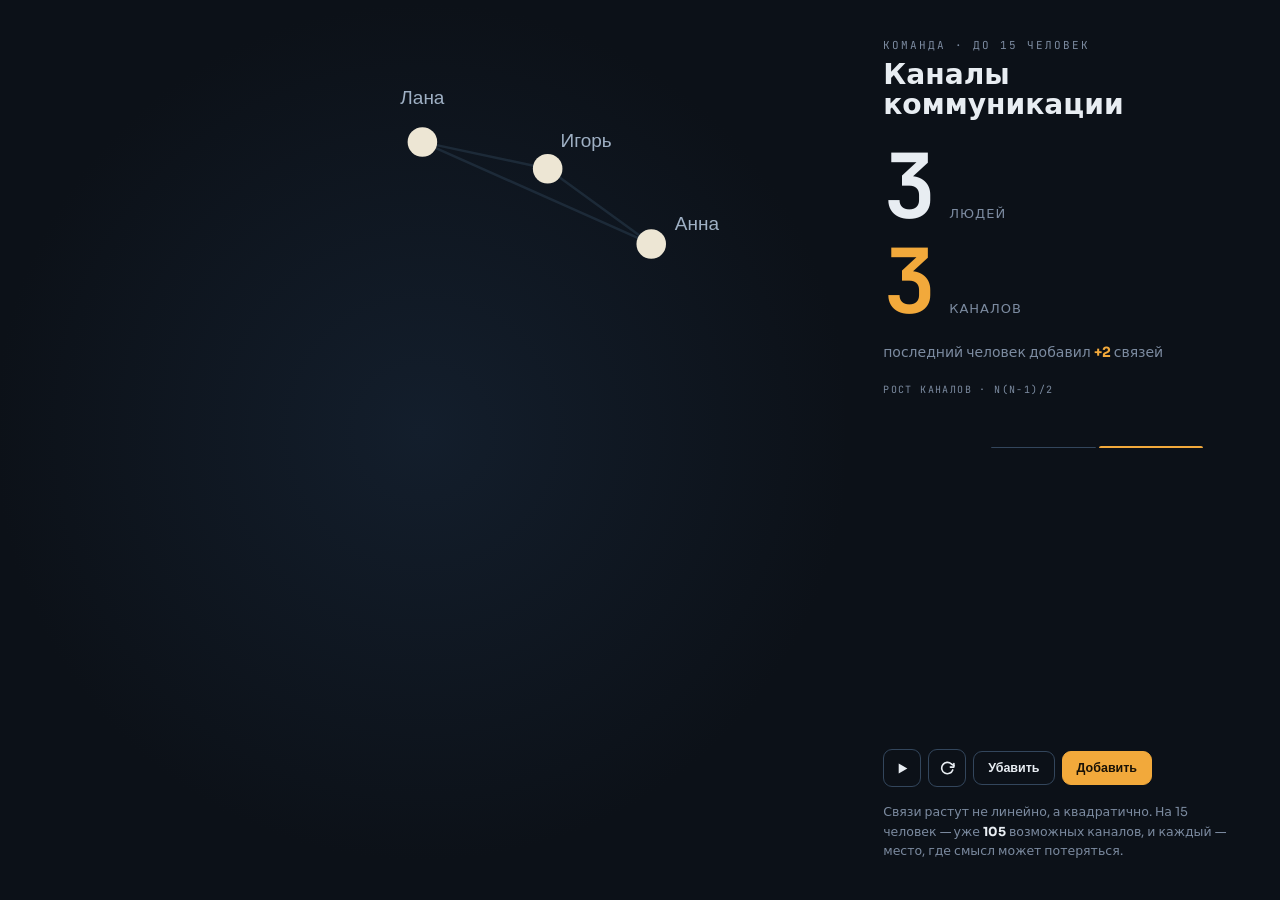
<file: index.html>
<!doctype html>
<html lang="ru">
  <head>
    <meta charset="UTF-8" />
    <meta name="viewport" content="width=device-width, initial-scale=1.0" />
    <title>Каналы коммуникации</title>
    <style>html, body, #root { margin: 0; height: 100%; background: #0C1118; }</style>
    <script type="module" crossorigin>(function(){const t=document.createElement("link").relList;if(t&&t.supports&&t.supports("modulepreload"))return;for(const l of document.querySelectorAll('link[rel="modulepreload"]'))r(l);new MutationObserver(l=>{for(const o of l)if(o.type==="childList")for(const u of o.addedNodes)u.tagName==="LINK"&&u.rel==="modulepreload"&&r(u)}).observe(document,{childList:!0,subtree:!0});function n(l){const o={};return l.integrity&&(o.integrity=l.integrity),l.referrerPolicy&&(o.referrerPolicy=l.referrerPolicy),l.crossOrigin==="use-credentials"?o.credentials="include":l.crossOrigin==="anonymous"?o.credentials="omit":o.credentials="same-origin",o}function r(l){if(l.ep)return;l.ep=!0;const o=n(l);fetch(l.href,o)}})();function dc(e){return e&&e.__esModule&&Object.prototype.hasOwnProperty.call(e,"default")?e.default:e}var bi={exports:{}},ul={},es={exports:{}},R={};/**
 * @license React
 * react.production.min.js
 *
 * Copyright (c) Facebook, Inc. and its affiliates.
 *
 * This source code is licensed under the MIT license found in the
 * LICENSE file in the root directory of this source tree.
 */var qn=Symbol.for("react.element"),pc=Symbol.for("react.portal"),mc=Symbol.for("react.fragment"),hc=Symbol.for("react.strict_mode"),vc=Symbol.for("react.profiler"),yc=Symbol.for("react.provider"),gc=Symbol.for("react.context"),wc=Symbol.for("react.forward_ref"),kc=Symbol.for("react.suspense"),Sc=Symbol.for("react.memo"),xc=Symbol.for("react.lazy"),Bu=Symbol.iterator;function Ec(e){return e===null||typeof e!="object"?null:(e=Bu&&e[Bu]||e["@@iterator"],typeof e=="function"?e:null)}var ts={isMounted:function(){return!1},enqueueForceUpdate:function(){},enqueueReplaceState:function(){},enqueueSetState:function(){}},ns=Object.assign,rs={};function sn(e,t,n){this.props=e,this.context=t,this.refs=rs,this.updater=n||ts}sn.prototype.isReactComponent={};sn.prototype.setState=function(e,t){if(typeof e!="object"&&typeof e!="function"&&e!=null)throw Error("setState(...): takes an object of state variables to update or a function which returns an object of state variables.");this.updater.enqueueSetState(this,e,t,"setState")};sn.prototype.forceUpdate=function(e){this.updater.enqueueForceUpdate(this,e,"forceUpdate")};function ls(){}ls.prototype=sn.prototype;function Ko(e,t,n){this.props=e,this.context=t,this.refs=rs,this.updater=n||ts}var Yo=Ko.prototype=new ls;Yo.constructor=Ko;ns(Yo,sn.prototype);Yo.isPureReactComponent=!0;var Vu=Array.isArray,os=Object.prototype.hasOwnProperty,Xo={current:null},us={key:!0,ref:!0,__self:!0,__source:!0};function is(e,t,n){var r,l={},o=null,u=null;if(t!=null)for(r in t.ref!==void 0&&(u=t.ref),t.key!==void 0&&(o=""+t.key),t)os.call(t,r)&&!us.hasOwnProperty(r)&&(l[r]=t[r]);var i=arguments.length-2;if(i===1)l.children=n;else if(1<i){for(var s=Array(i),f=0;f<i;f++)s[f]=arguments[f+2];l.children=s}if(e&&e.defaultProps)for(r in i=e.defaultProps,i)l[r]===void 0&&(l[r]=i[r]);return{$$typeof:qn,type:e,key:o,ref:u,props:l,_owner:Xo.current}}function Cc(e,t){return{$$typeof:qn,type:e.type,key:t,ref:e.ref,props:e.props,_owner:e._owner}}function Go(e){return typeof e=="object"&&e!==null&&e.$$typeof===qn}function _c(e){var t={"=":"=0",":":"=2"};return"$"+e.replace(/[=:]/g,function(n){return t[n]})}var Wu=/\/+/g;function _l(e,t){return typeof e=="object"&&e!==null&&e.key!=null?_c(""+e.key):t.toString(36)}function Cr(e,t,n,r,l){var o=typeof e;(o==="undefined"||o==="boolean")&&(e=null);var u=!1;if(e===null)u=!0;else switch(o){case"string":case"number":u=!0;break;case"object":switch(e.$$typeof){case qn:case pc:u=!0}}if(u)return u=e,l=l(u),e=r===""?"."+_l(u,0):r,Vu(l)?(n="",e!=null&&(n=e.replace(Wu,"$&/")+"/"),Cr(l,t,n,"",function(f){return f})):l!=null&&(Go(l)&&(l=Cc(l,n+(!l.key||u&&u.key===l.key?"":(""+l.key).replace(Wu,"$&/")+"/")+e)),t.push(l)),1;if(u=0,r=r===""?".":r+":",Vu(e))for(var i=0;i<e.length;i++){o=e[i];var s=r+_l(o,i);u+=Cr(o,t,n,s,l)}else if(s=Ec(e),typeof s=="function")for(e=s.call(e),i=0;!(o=e.next()).done;)o=o.value,s=r+_l(o,i++),u+=Cr(o,t,n,s,l);else if(o==="object")throw t=String(e),Error("Objects are not valid as a React child (found: "+(t==="[object Object]"?"object with keys {"+Object.keys(e).join(", ")+"}":t)+"). If you meant to render a collection of children, use an array instead.");return u}function or(e,t,n){if(e==null)return e;var r=[],l=0;return Cr(e,r,"","",function(o){return t.call(n,o,l++)}),r}function Nc(e){if(e._status===-1){var t=e._result;t=t(),t.then(function(n){(e._status===0||e._status===-1)&&(e._status=1,e._result=n)},function(n){(e._status===0||e._status===-1)&&(e._status=2,e._result=n)}),e._status===-1&&(e._status=0,e._result=t)}if(e._status===1)return e._result.default;throw e._result}var ae={current:null},_r={transition:null},Pc={ReactCurrentDispatcher:ae,ReactCurrentBatchConfig:_r,ReactCurrentOwner:Xo};function ss(){throw Error("act(...) is not supported in production builds of React.")}R.Children={map:or,forEach:function(e,t,n){or(e,function(){t.apply(this,arguments)},n)},count:function(e){var t=0;return or(e,function(){t++}),t},toArray:function(e){return or(e,function(t){return t})||[]},only:function(e){if(!Go(e))throw Error("React.Children.only expected to receive a single React element child.");return e}};R.Component=sn;R.Fragment=mc;R.Profiler=vc;R.PureComponent=Ko;R.StrictMode=hc;R.Suspense=kc;R.__SECRET_INTERNALS_DO_NOT_USE_OR_YOU_WILL_BE_FIRED=Pc;R.act=ss;R.cloneElement=function(e,t,n){if(e==null)throw Error("React.cloneElement(...): The argument must be a React element, but you passed "+e+".");var r=ns({},e.props),l=e.key,o=e.ref,u=e._owner;if(t!=null){if(t.ref!==void 0&&(o=t.ref,u=Xo.current),t.key!==void 0&&(l=""+t.key),e.type&&e.type.defaultProps)var i=e.type.defaultProps;for(s in t)os.call(t,s)&&!us.hasOwnProperty(s)&&(r[s]=t[s]===void 0&&i!==void 0?i[s]:t[s])}var s=arguments.length-2;if(s===1)r.children=n;else if(1<s){i=Array(s);for(var f=0;f<s;f++)i[f]=arguments[f+2];r.children=i}return{$$typeof:qn,type:e.type,key:l,ref:o,props:r,_owner:u}};R.createContext=function(e){return e={$$typeof:gc,_currentValue:e,_currentValue2:e,_threadCount:0,Provider:null,Consumer:null,_defaultValue:null,_globalName:null},e.Provider={$$typeof:yc,_context:e},e.Consumer=e};R.createElement=is;R.createFactory=function(e){var t=is.bind(null,e);return t.type=e,t};R.createRef=function(){return{current:null}};R.forwardRef=function(e){return{$$typeof:wc,render:e}};R.isValidElement=Go;R.lazy=function(e){return{$$typeof:xc,_payload:{_status:-1,_result:e},_init:Nc}};R.memo=function(e,t){return{$$typeof:Sc,type:e,compare:t===void 0?null:t}};R.startTransition=function(e){var t=_r.transition;_r.transition={};try{e()}finally{_r.transition=t}};R.unstable_act=ss;R.useCallback=function(e,t){return ae.current.useCallback(e,t)};R.useContext=function(e){return ae.current.useContext(e)};R.useDebugValue=function(){};R.useDeferredValue=function(e){return ae.current.useDeferredValue(e)};R.useEffect=function(e,t){return ae.current.useEffect(e,t)};R.useId=function(){return ae.current.useId()};R.useImperativeHandle=function(e,t,n){return ae.current.useImperativeHandle(e,t,n)};R.useInsertionEffect=function(e,t){return ae.current.useInsertionEffect(e,t)};R.useLayoutEffect=function(e,t){return ae.current.useLayoutEffect(e,t)};R.useMemo=function(e,t){return ae.current.useMemo(e,t)};R.useReducer=function(e,t,n){return ae.current.useReducer(e,t,n)};R.useRef=function(e){return ae.current.useRef(e)};R.useState=function(e){return ae.current.useState(e)};R.useSyncExternalStore=function(e,t,n){return ae.current.useSyncExternalStore(e,t,n)};R.useTransition=function(){return ae.current.useTransition()};R.version="18.3.1";es.exports=R;var Te=es.exports;const zc=dc(Te);/**
 * @license React
 * react-jsx-runtime.production.min.js
 *
 * Copyright (c) Facebook, Inc. and its affiliates.
 *
 * This source code is licensed under the MIT license found in the
 * LICENSE file in the root directory of this source tree.
 */var Lc=Te,Tc=Symbol.for("react.element"),Rc=Symbol.for("react.fragment"),jc=Object.prototype.hasOwnProperty,Mc=Lc.__SECRET_INTERNALS_DO_NOT_USE_OR_YOU_WILL_BE_FIRED.ReactCurrentOwner,Oc={key:!0,ref:!0,__self:!0,__source:!0};function as(e,t,n){var r,l={},o=null,u=null;n!==void 0&&(o=""+n),t.key!==void 0&&(o=""+t.key),t.ref!==void 0&&(u=t.ref);for(r in t)jc.call(t,r)&&!Oc.hasOwnProperty(r)&&(l[r]=t[r]);if(e&&e.defaultProps)for(r in t=e.defaultProps,t)l[r]===void 0&&(l[r]=t[r]);return{$$typeof:Tc,type:e,key:o,ref:u,props:l,_owner:Mc.current}}ul.Fragment=Rc;ul.jsx=as;ul.jsxs=as;bi.exports=ul;var P=bi.exports,ql={},cs={exports:{}},Se={},fs={exports:{}},ds={};/**
 * @license React
 * scheduler.production.min.js
 *
 * Copyright (c) Facebook, Inc. and its affiliates.
 *
 * This source code is licensed under the MIT license found in the
 * LICENSE file in the root directory of this source tree.
 */(function(e){function t(E,z){var T=E.length;E.push(z);e:for(;0<T;){var Q=T-1>>>1,J=E[Q];if(0<l(J,z))E[Q]=z,E[T]=J,T=Q;else break e}}function n(E){return E.length===0?null:E[0]}function r(E){if(E.length===0)return null;var z=E[0],T=E.pop();if(T!==z){E[0]=T;e:for(var Q=0,J=E.length,rr=J>>>1;Q<rr;){var wt=2*(Q+1)-1,Cl=E[wt],kt=wt+1,lr=E[kt];if(0>l(Cl,T))kt<J&&0>l(lr,Cl)?(E[Q]=lr,E[kt]=T,Q=kt):(E[Q]=Cl,E[wt]=T,Q=wt);else if(kt<J&&0>l(lr,T))E[Q]=lr,E[kt]=T,Q=kt;else break e}}return z}function l(E,z){var T=E.sortIndex-z.sortIndex;return T!==0?T:E.id-z.id}if(typeof performance=="object"&&typeof performance.now=="function"){var o=performance;e.unstable_now=function(){return o.now()}}else{var u=Date,i=u.now();e.unstable_now=function(){return u.now()-i}}var s=[],f=[],h=1,m=null,p=3,g=!1,w=!1,k=!1,F=typeof setTimeout=="function"?setTimeout:null,c=typeof clearTimeout=="function"?clearTimeout:null,a=typeof setImmediate<"u"?setImmediate:null;typeof navigator<"u"&&navigator.scheduling!==void 0&&navigator.scheduling.isInputPending!==void 0&&navigator.scheduling.isInputPending.bind(navigator.scheduling);function d(E){for(var z=n(f);z!==null;){if(z.callback===null)r(f);else if(z.startTime<=E)r(f),z.sortIndex=z.expirationTime,t(s,z);else break;z=n(f)}}function v(E){if(k=!1,d(E),!w)if(n(s)!==null)w=!0,xl(S);else{var z=n(f);z!==null&&El(v,z.startTime-E)}}function S(E,z){w=!1,k&&(k=!1,c(N),N=-1),g=!0;var T=p;try{for(d(z),m=n(s);m!==null&&(!(m.expirationTime>z)||E&&!ve());){var Q=m.callback;if(typeof Q=="function"){m.callback=null,p=m.priorityLevel;var J=Q(m.expirationTime<=z);z=e.unstable_now(),typeof J=="function"?m.callback=J:m===n(s)&&r(s),d(z)}else r(s);m=n(s)}if(m!==null)var rr=!0;else{var wt=n(f);wt!==null&&El(v,wt.startTime-z),rr=!1}return rr}finally{m=null,p=T,g=!1}}var _=!1,C=null,N=-1,A=5,L=-1;function ve(){return!(e.unstable_now()-L<A)}function fn(){if(C!==null){var E=e.unstable_now();L=E;var z=!0;try{z=C(!0,E)}finally{z?dn():(_=!1,C=null)}}else _=!1}var dn;if(typeof a=="function")dn=function(){a(fn)};else if(typeof MessageChannel<"u"){var Au=new MessageChannel,fc=Au.port2;Au.port1.onmessage=fn,dn=function(){fc.postMessage(null)}}else dn=function(){F(fn,0)};function xl(E){C=E,_||(_=!0,dn())}function El(E,z){N=F(function(){E(e.unstable_now())},z)}e.unstable_IdlePriority=5,e.unstable_ImmediatePriority=1,e.unstable_LowPriority=4,e.unstable_NormalPriority=3,e.unstable_Profiling=null,e.unstable_UserBlockingPriority=2,e.unstable_cancelCallback=function(E){E.callback=null},e.unstable_continueExecution=function(){w||g||(w=!0,xl(S))},e.unstable_forceFrameRate=function(E){0>E||125<E?console.error("forceFrameRate takes a positive int between 0 and 125, forcing frame rates higher than 125 fps is not supported"):A=0<E?Math.floor(1e3/E):5},e.unstable_getCurrentPriorityLevel=function(){return p},e.unstable_getFirstCallbackNode=function(){return n(s)},e.unstable_next=function(E){switch(p){case 1:case 2:case 3:var z=3;break;default:z=p}var T=p;p=z;try{return E()}finally{p=T}},e.unstable_pauseExecution=function(){},e.unstable_requestPaint=function(){},e.unstable_runWithPriority=function(E,z){switch(E){case 1:case 2:case 3:case 4:case 5:break;default:E=3}var T=p;p=E;try{return z()}finally{p=T}},e.unstable_scheduleCallback=function(E,z,T){var Q=e.unstable_now();switch(typeof T=="object"&&T!==null?(T=T.delay,T=typeof T=="number"&&0<T?Q+T:Q):T=Q,E){case 1:var J=-1;break;case 2:J=250;break;case 5:J=1073741823;break;case 4:J=1e4;break;default:J=5e3}return J=T+J,E={id:h++,callback:z,priorityLevel:E,startTime:T,expirationTime:J,sortIndex:-1},T>Q?(E.sortIndex=T,t(f,E),n(s)===null&&E===n(f)&&(k?(c(N),N=-1):k=!0,El(v,T-Q))):(E.sortIndex=J,t(s,E),w||g||(w=!0,xl(S))),E},e.unstable_shouldYield=ve,e.unstable_wrapCallback=function(E){var z=p;return function(){var T=p;p=z;try{return E.apply(this,arguments)}finally{p=T}}}})(ds);fs.exports=ds;var Fc=fs.exports;/**
 * @license React
 * react-dom.production.min.js
 *
 * Copyright (c) Facebook, Inc. and its affiliates.
 *
 * This source code is licensed under the MIT license found in the
 * LICENSE file in the root directory of this source tree.
 */var Ic=Te,ke=Fc;function y(e){for(var t="https://reactjs.org/docs/error-decoder.html?invariant="+e,n=1;n<arguments.length;n++)t+="&args[]="+encodeURIComponent(arguments[n]);return"Minified React error #"+e+"; visit "+t+" for the full message or use the non-minified dev environment for full errors and additional helpful warnings."}var ps=new Set,Fn={};function Mt(e,t){en(e,t),en(e+"Capture",t)}function en(e,t){for(Fn[e]=t,e=0;e<t.length;e++)ps.add(t[e])}var Xe=!(typeof window>"u"||typeof window.document>"u"||typeof window.document.createElement>"u"),bl=Object.prototype.hasOwnProperty,Dc=/^[:A-Z_a-z\u00C0-\u00D6\u00D8-\u00F6\u00F8-\u02FF\u0370-\u037D\u037F-\u1FFF\u200C-\u200D\u2070-\u218F\u2C00-\u2FEF\u3001-\uD7FF\uF900-\uFDCF\uFDF0-\uFFFD][:A-Z_a-z\u00C0-\u00D6\u00D8-\u00F6\u00F8-\u02FF\u0370-\u037D\u037F-\u1FFF\u200C-\u200D\u2070-\u218F\u2C00-\u2FEF\u3001-\uD7FF\uF900-\uFDCF\uFDF0-\uFFFD\-.0-9\u00B7\u0300-\u036F\u203F-\u2040]*$/,Hu={},Qu={};function $c(e){return bl.call(Qu,e)?!0:bl.call(Hu,e)?!1:Dc.test(e)?Qu[e]=!0:(Hu[e]=!0,!1)}function Uc(e,t,n,r){if(n!==null&&n.type===0)return!1;switch(typeof t){case"function":case"symbol":return!0;case"boolean":return r?!1:n!==null?!n.acceptsBooleans:(e=e.toLowerCase().slice(0,5),e!=="data-"&&e!=="aria-");default:return!1}}function Ac(e,t,n,r){if(t===null||typeof t>"u"||Uc(e,t,n,r))return!0;if(r)return!1;if(n!==null)switch(n.type){case 3:return!t;case 4:return t===!1;case 5:return isNaN(t);case 6:return isNaN(t)||1>t}return!1}function ce(e,t,n,r,l,o,u){this.acceptsBooleans=t===2||t===3||t===4,this.attributeName=r,this.attributeNamespace=l,this.mustUseProperty=n,this.propertyName=e,this.type=t,this.sanitizeURL=o,this.removeEmptyString=u}var ne={};"children dangerouslySetInnerHTML defaultValue defaultChecked innerHTML suppressContentEditableWarning suppressHydrationWarning style".split(" ").forEach(function(e){ne[e]=new ce(e,0,!1,e,null,!1,!1)});[["acceptCharset","accept-charset"],["className","class"],["htmlFor","for"],["httpEquiv","http-equiv"]].forEach(function(e){var t=e[0];ne[t]=new ce(t,1,!1,e[1],null,!1,!1)});["contentEditable","draggable","spellCheck","value"].forEach(function(e){ne[e]=new ce(e,2,!1,e.toLowerCase(),null,!1,!1)});["autoReverse","externalResourcesRequired","focusable","preserveAlpha"].forEach(function(e){ne[e]=new ce(e,2,!1,e,null,!1,!1)});"allowFullScreen async autoFocus autoPlay controls default defer disabled disablePictureInPicture disableRemotePlayback formNoValidate hidden loop noModule noValidate open playsInline readOnly required reversed scoped seamless itemScope".split(" ").forEach(function(e){ne[e]=new ce(e,3,!1,e.toLowerCase(),null,!1,!1)});["checked","multiple","muted","selected"].forEach(function(e){ne[e]=new ce(e,3,!0,e,null,!1,!1)});["capture","download"].forEach(function(e){ne[e]=new ce(e,4,!1,e,null,!1,!1)});["cols","rows","size","span"].forEach(function(e){ne[e]=new ce(e,6,!1,e,null,!1,!1)});["rowSpan","start"].forEach(function(e){ne[e]=new ce(e,5,!1,e.toLowerCase(),null,!1,!1)});var Zo=/[\-:]([a-z])/g;function Jo(e){return e[1].toUpperCase()}"accent-height alignment-baseline arabic-form baseline-shift cap-height clip-path clip-rule color-interpolation color-interpolation-filters color-profile color-rendering dominant-baseline enable-background fill-opacity fill-rule flood-color flood-opacity font-family font-size font-size-adjust font-stretch font-style font-variant font-weight glyph-name glyph-orientation-horizontal glyph-orientation-vertical horiz-adv-x horiz-origin-x image-rendering letter-spacing lighting-color marker-end marker-mid marker-start overline-position overline-thickness paint-order panose-1 pointer-events rendering-intent shape-rendering stop-color stop-opacity strikethrough-position strikethrough-thickness stroke-dasharray stroke-dashoffset stroke-linecap stroke-linejoin stroke-miterlimit stroke-opacity stroke-width text-anchor text-decoration text-rendering underline-position underline-thickness unicode-bidi unicode-range units-per-em v-alphabetic v-hanging v-ideographic v-mathematical vector-effect vert-adv-y vert-origin-x vert-origin-y word-spacing writing-mode xmlns:xlink x-height".split(" ").forEach(function(e){var t=e.replace(Zo,Jo);ne[t]=new ce(t,1,!1,e,null,!1,!1)});"xlink:actuate xlink:arcrole xlink:role xlink:show xlink:title xlink:type".split(" ").forEach(function(e){var t=e.replace(Zo,Jo);ne[t]=new ce(t,1,!1,e,"http://www.w3.org/1999/xlink",!1,!1)});["xml:base","xml:lang","xml:space"].forEach(function(e){var t=e.replace(Zo,Jo);ne[t]=new ce(t,1,!1,e,"http://www.w3.org/XML/1998/namespace",!1,!1)});["tabIndex","crossOrigin"].forEach(function(e){ne[e]=new ce(e,1,!1,e.toLowerCase(),null,!1,!1)});ne.xlinkHref=new ce("xlinkHref",1,!1,"xlink:href","http://www.w3.org/1999/xlink",!0,!1);["src","href","action","formAction"].forEach(function(e){ne[e]=new ce(e,1,!1,e.toLowerCase(),null,!0,!0)});function qo(e,t,n,r){var l=ne.hasOwnProperty(t)?ne[t]:null;(l!==null?l.type!==0:r||!(2<t.length)||t[0]!=="o"&&t[0]!=="O"||t[1]!=="n"&&t[1]!=="N")&&(Ac(t,n,l,r)&&(n=null),r||l===null?$c(t)&&(n===null?e.removeAttribute(t):e.setAttribute(t,""+n)):l.mustUseProperty?e[l.propertyName]=n===null?l.type===3?!1:"":n:(t=l.attributeName,r=l.attributeNamespace,n===null?e.removeAttribute(t):(l=l.type,n=l===3||l===4&&n===!0?"":""+n,r?e.setAttributeNS(r,t,n):e.setAttribute(t,n))))}var qe=Ic.__SECRET_INTERNALS_DO_NOT_USE_OR_YOU_WILL_BE_FIRED,ur=Symbol.for("react.element"),It=Symbol.for("react.portal"),Dt=Symbol.for("react.fragment"),bo=Symbol.for("react.strict_mode"),eo=Symbol.for("react.profiler"),ms=Symbol.for("react.provider"),hs=Symbol.for("react.context"),eu=Symbol.for("react.forward_ref"),to=Symbol.for("react.suspense"),no=Symbol.for("react.suspense_list"),tu=Symbol.for("react.memo"),et=Symbol.for("react.lazy"),vs=Symbol.for("react.offscreen"),Ku=Symbol.iterator;function pn(e){return e===null||typeof e!="object"?null:(e=Ku&&e[Ku]||e["@@iterator"],typeof e=="function"?e:null)}var W=Object.assign,Nl;function Sn(e){if(Nl===void 0)try{throw Error()}catch(n){var t=n.stack.trim().match(/\n( *(at )?)/);Nl=t&&t[1]||""}return`
`+Nl+e}var Pl=!1;function zl(e,t){if(!e||Pl)return"";Pl=!0;var n=Error.prepareStackTrace;Error.prepareStackTrace=void 0;try{if(t)if(t=function(){throw Error()},Object.defineProperty(t.prototype,"props",{set:function(){throw Error()}}),typeof Reflect=="object"&&Reflect.construct){try{Reflect.construct(t,[])}catch(f){var r=f}Reflect.construct(e,[],t)}else{try{t.call()}catch(f){r=f}e.call(t.prototype)}else{try{throw Error()}catch(f){r=f}e()}}catch(f){if(f&&r&&typeof f.stack=="string"){for(var l=f.stack.split(`
`),o=r.stack.split(`
`),u=l.length-1,i=o.length-1;1<=u&&0<=i&&l[u]!==o[i];)i--;for(;1<=u&&0<=i;u--,i--)if(l[u]!==o[i]){if(u!==1||i!==1)do if(u--,i--,0>i||l[u]!==o[i]){var s=`
`+l[u].replace(" at new "," at ");return e.displayName&&s.includes("<anonymous>")&&(s=s.replace("<anonymous>",e.displayName)),s}while(1<=u&&0<=i);break}}}finally{Pl=!1,Error.prepareStackTrace=n}return(e=e?e.displayName||e.name:"")?Sn(e):""}function Bc(e){switch(e.tag){case 5:return Sn(e.type);case 16:return Sn("Lazy");case 13:return Sn("Suspense");case 19:return Sn("SuspenseList");case 0:case 2:case 15:return e=zl(e.type,!1),e;case 11:return e=zl(e.type.render,!1),e;case 1:return e=zl(e.type,!0),e;default:return""}}function ro(e){if(e==null)return null;if(typeof e=="function")return e.displayName||e.name||null;if(typeof e=="string")return e;switch(e){case Dt:return"Fragment";case It:return"Portal";case eo:return"Profiler";case bo:return"StrictMode";case to:return"Suspense";case no:return"SuspenseList"}if(typeof e=="object")switch(e.$$typeof){case hs:return(e.displayName||"Context")+".Consumer";case ms:return(e._context.displayName||"Context")+".Provider";case eu:var t=e.render;return e=e.displayName,e||(e=t.displayName||t.name||"",e=e!==""?"ForwardRef("+e+")":"ForwardRef"),e;case tu:return t=e.displayName||null,t!==null?t:ro(e.type)||"Memo";case et:t=e._payload,e=e._init;try{return ro(e(t))}catch{}}return null}function Vc(e){var t=e.type;switch(e.tag){case 24:return"Cache";case 9:return(t.displayName||"Context")+".Consumer";case 10:return(t._context.displayName||"Context")+".Provider";case 18:return"DehydratedFragment";case 11:return e=t.render,e=e.displayName||e.name||"",t.displayName||(e!==""?"ForwardRef("+e+")":"ForwardRef");case 7:return"Fragment";case 5:return t;case 4:return"Portal";case 3:return"Root";case 6:return"Text";case 16:return ro(t);case 8:return t===bo?"StrictMode":"Mode";case 22:return"Offscreen";case 12:return"Profiler";case 21:return"Scope";case 13:return"Suspense";case 19:return"SuspenseList";case 25:return"TracingMarker";case 1:case 0:case 17:case 2:case 14:case 15:if(typeof t=="function")return t.displayName||t.name||null;if(typeof t=="string")return t}return null}function mt(e){switch(typeof e){case"boolean":case"number":case"string":case"undefined":return e;case"object":return e;default:return""}}function ys(e){var t=e.type;return(e=e.nodeName)&&e.toLowerCase()==="input"&&(t==="checkbox"||t==="radio")}function Wc(e){var t=ys(e)?"checked":"value",n=Object.getOwnPropertyDescriptor(e.constructor.prototype,t),r=""+e[t];if(!e.hasOwnProperty(t)&&typeof n<"u"&&typeof n.get=="function"&&typeof n.set=="function"){var l=n.get,o=n.set;return Object.defineProperty(e,t,{configurable:!0,get:function(){return l.call(this)},set:function(u){r=""+u,o.call(this,u)}}),Object.defineProperty(e,t,{enumerable:n.enumerable}),{getValue:function(){return r},setValue:function(u){r=""+u},stopTracking:function(){e._valueTracker=null,delete e[t]}}}}function ir(e){e._valueTracker||(e._valueTracker=Wc(e))}function gs(e){if(!e)return!1;var t=e._valueTracker;if(!t)return!0;var n=t.getValue(),r="";return e&&(r=ys(e)?e.checked?"true":"false":e.value),e=r,e!==n?(t.setValue(e),!0):!1}function Ir(e){if(e=e||(typeof document<"u"?document:void 0),typeof e>"u")return null;try{return e.activeElement||e.body}catch{return e.body}}function lo(e,t){var n=t.checked;return W({},t,{defaultChecked:void 0,defaultValue:void 0,value:void 0,checked:n??e._wrapperState.initialChecked})}function Yu(e,t){var n=t.defaultValue==null?"":t.defaultValue,r=t.checked!=null?t.checked:t.defaultChecked;n=mt(t.value!=null?t.value:n),e._wrapperState={initialChecked:r,initialValue:n,controlled:t.type==="checkbox"||t.type==="radio"?t.checked!=null:t.value!=null}}function ws(e,t){t=t.checked,t!=null&&qo(e,"checked",t,!1)}function oo(e,t){ws(e,t);var n=mt(t.value),r=t.type;if(n!=null)r==="number"?(n===0&&e.value===""||e.value!=n)&&(e.value=""+n):e.value!==""+n&&(e.value=""+n);else if(r==="submit"||r==="reset"){e.removeAttribute("value");return}t.hasOwnProperty("value")?uo(e,t.type,n):t.hasOwnProperty("defaultValue")&&uo(e,t.type,mt(t.defaultValue)),t.checked==null&&t.defaultChecked!=null&&(e.defaultChecked=!!t.defaultChecked)}function Xu(e,t,n){if(t.hasOwnProperty("value")||t.hasOwnProperty("defaultValue")){var r=t.type;if(!(r!=="submit"&&r!=="reset"||t.value!==void 0&&t.value!==null))return;t=""+e._wrapperState.initialValue,n||t===e.value||(e.value=t),e.defaultValue=t}n=e.name,n!==""&&(e.name=""),e.defaultChecked=!!e._wrapperState.initialChecked,n!==""&&(e.name=n)}function uo(e,t,n){(t!=="number"||Ir(e.ownerDocument)!==e)&&(n==null?e.defaultValue=""+e._wrapperState.initialValue:e.defaultValue!==""+n&&(e.defaultValue=""+n))}var xn=Array.isArray;function Xt(e,t,n,r){if(e=e.options,t){t={};for(var l=0;l<n.length;l++)t["$"+n[l]]=!0;for(n=0;n<e.length;n++)l=t.hasOwnProperty("$"+e[n].value),e[n].selected!==l&&(e[n].selected=l),l&&r&&(e[n].defaultSelected=!0)}else{for(n=""+mt(n),t=null,l=0;l<e.length;l++){if(e[l].value===n){e[l].selected=!0,r&&(e[l].defaultSelected=!0);return}t!==null||e[l].disabled||(t=e[l])}t!==null&&(t.selected=!0)}}function io(e,t){if(t.dangerouslySetInnerHTML!=null)throw Error(y(91));return W({},t,{value:void 0,defaultValue:void 0,children:""+e._wrapperState.initialValue})}function Gu(e,t){var n=t.value;if(n==null){if(n=t.children,t=t.defaultValue,n!=null){if(t!=null)throw Error(y(92));if(xn(n)){if(1<n.length)throw Error(y(93));n=n[0]}t=n}t==null&&(t=""),n=t}e._wrapperState={initialValue:mt(n)}}function ks(e,t){var n=mt(t.value),r=mt(t.defaultValue);n!=null&&(n=""+n,n!==e.value&&(e.value=n),t.defaultValue==null&&e.defaultValue!==n&&(e.defaultValue=n)),r!=null&&(e.defaultValue=""+r)}function Zu(e){var t=e.textContent;t===e._wrapperState.initialValue&&t!==""&&t!==null&&(e.value=t)}function Ss(e){switch(e){case"svg":return"http://www.w3.org/2000/svg";case"math":return"http://www.w3.org/1998/Math/MathML";default:return"http://www.w3.org/1999/xhtml"}}function so(e,t){return e==null||e==="http://www.w3.org/1999/xhtml"?Ss(t):e==="http://www.w3.org/2000/svg"&&t==="foreignObject"?"http://www.w3.org/1999/xhtml":e}var sr,xs=function(e){return typeof MSApp<"u"&&MSApp.execUnsafeLocalFunction?function(t,n,r,l){MSApp.execUnsafeLocalFunction(function(){return e(t,n,r,l)})}:e}(function(e,t){if(e.namespaceURI!=="http://www.w3.org/2000/svg"||"innerHTML"in e)e.innerHTML=t;else{for(sr=sr||document.createElement("div"),sr.innerHTML="<svg>"+t.valueOf().toString()+"</svg>",t=sr.firstChild;e.firstChild;)e.removeChild(e.firstChild);for(;t.firstChild;)e.appendChild(t.firstChild)}});function In(e,t){if(t){var n=e.firstChild;if(n&&n===e.lastChild&&n.nodeType===3){n.nodeValue=t;return}}e.textContent=t}var _n={animationIterationCount:!0,aspectRatio:!0,borderImageOutset:!0,borderImageSlice:!0,borderImageWidth:!0,boxFlex:!0,boxFlexGroup:!0,boxOrdinalGroup:!0,columnCount:!0,columns:!0,flex:!0,flexGrow:!0,flexPositive:!0,flexShrink:!0,flexNegative:!0,flexOrder:!0,gridArea:!0,gridRow:!0,gridRowEnd:!0,gridRowSpan:!0,gridRowStart:!0,gridColumn:!0,gridColumnEnd:!0,gridColumnSpan:!0,gridColumnStart:!0,fontWeight:!0,lineClamp:!0,lineHeight:!0,opacity:!0,order:!0,orphans:!0,tabSize:!0,widows:!0,zIndex:!0,zoom:!0,fillOpacity:!0,floodOpacity:!0,stopOpacity:!0,strokeDasharray:!0,strokeDashoffset:!0,strokeMiterlimit:!0,strokeOpacity:!0,strokeWidth:!0},Hc=["Webkit","ms","Moz","O"];Object.keys(_n).forEach(function(e){Hc.forEach(function(t){t=t+e.charAt(0).toUpperCase()+e.substring(1),_n[t]=_n[e]})});function Es(e,t,n){return t==null||typeof t=="boolean"||t===""?"":n||typeof t!="number"||t===0||_n.hasOwnProperty(e)&&_n[e]?(""+t).trim():t+"px"}function Cs(e,t){e=e.style;for(var n in t)if(t.hasOwnProperty(n)){var r=n.indexOf("--")===0,l=Es(n,t[n],r);n==="float"&&(n="cssFloat"),r?e.setProperty(n,l):e[n]=l}}var Qc=W({menuitem:!0},{area:!0,base:!0,br:!0,col:!0,embed:!0,hr:!0,img:!0,input:!0,keygen:!0,link:!0,meta:!0,param:!0,source:!0,track:!0,wbr:!0});function ao(e,t){if(t){if(Qc[e]&&(t.children!=null||t.dangerouslySetInnerHTML!=null))throw Error(y(137,e));if(t.dangerouslySetInnerHTML!=null){if(t.children!=null)throw Error(y(60));if(typeof t.dangerouslySetInnerHTML!="object"||!("__html"in t.dangerouslySetInnerHTML))throw Error(y(61))}if(t.style!=null&&typeof t.style!="object")throw Error(y(62))}}function co(e,t){if(e.indexOf("-")===-1)return typeof t.is=="string";switch(e){case"annotation-xml":case"color-profile":case"font-face":case"font-face-src":case"font-face-uri":case"font-face-format":case"font-face-name":case"missing-glyph":return!1;default:return!0}}var fo=null;function nu(e){return e=e.target||e.srcElement||window,e.correspondingUseElement&&(e=e.correspondingUseElement),e.nodeType===3?e.parentNode:e}var po=null,Gt=null,Zt=null;function Ju(e){if(e=tr(e)){if(typeof po!="function")throw Error(y(280));var t=e.stateNode;t&&(t=fl(t),po(e.stateNode,e.type,t))}}function _s(e){Gt?Zt?Zt.push(e):Zt=[e]:Gt=e}function Ns(){if(Gt){var e=Gt,t=Zt;if(Zt=Gt=null,Ju(e),t)for(e=0;e<t.length;e++)Ju(t[e])}}function Ps(e,t){return e(t)}function zs(){}var Ll=!1;function Ls(e,t,n){if(Ll)return e(t,n);Ll=!0;try{return Ps(e,t,n)}finally{Ll=!1,(Gt!==null||Zt!==null)&&(zs(),Ns())}}function Dn(e,t){var n=e.stateNode;if(n===null)return null;var r=fl(n);if(r===null)return null;n=r[t];e:switch(t){case"onClick":case"onClickCapture":case"onDoubleClick":case"onDoubleClickCapture":case"onMouseDown":case"onMouseDownCapture":case"onMouseMove":case"onMouseMoveCapture":case"onMouseUp":case"onMouseUpCapture":case"onMouseEnter":(r=!r.disabled)||(e=e.type,r=!(e==="button"||e==="input"||e==="select"||e==="textarea")),e=!r;break e;default:e=!1}if(e)return null;if(n&&typeof n!="function")throw Error(y(231,t,typeof n));return n}var mo=!1;if(Xe)try{var mn={};Object.defineProperty(mn,"passive",{get:function(){mo=!0}}),window.addEventListener("test",mn,mn),window.removeEventListener("test",mn,mn)}catch{mo=!1}function Kc(e,t,n,r,l,o,u,i,s){var f=Array.prototype.slice.call(arguments,3);try{t.apply(n,f)}catch(h){this.onError(h)}}var Nn=!1,Dr=null,$r=!1,ho=null,Yc={onError:function(e){Nn=!0,Dr=e}};function Xc(e,t,n,r,l,o,u,i,s){Nn=!1,Dr=null,Kc.apply(Yc,arguments)}function Gc(e,t,n,r,l,o,u,i,s){if(Xc.apply(this,arguments),Nn){if(Nn){var f=Dr;Nn=!1,Dr=null}else throw Error(y(198));$r||($r=!0,ho=f)}}function Ot(e){var t=e,n=e;if(e.alternate)for(;t.return;)t=t.return;else{e=t;do t=e,t.flags&4098&&(n=t.return),e=t.return;while(e)}return t.tag===3?n:null}function Ts(e){if(e.tag===13){var t=e.memoizedState;if(t===null&&(e=e.alternate,e!==null&&(t=e.memoizedState)),t!==null)return t.dehydrated}return null}function qu(e){if(Ot(e)!==e)throw Error(y(188))}function Zc(e){var t=e.alternate;if(!t){if(t=Ot(e),t===null)throw Error(y(188));return t!==e?null:e}for(var n=e,r=t;;){var l=n.return;if(l===null)break;var o=l.alternate;if(o===null){if(r=l.return,r!==null){n=r;continue}break}if(l.child===o.child){for(o=l.child;o;){if(o===n)return qu(l),e;if(o===r)return qu(l),t;o=o.sibling}throw Error(y(188))}if(n.return!==r.return)n=l,r=o;else{for(var u=!1,i=l.child;i;){if(i===n){u=!0,n=l,r=o;break}if(i===r){u=!0,r=l,n=o;break}i=i.sibling}if(!u){for(i=o.child;i;){if(i===n){u=!0,n=o,r=l;break}if(i===r){u=!0,r=o,n=l;break}i=i.sibling}if(!u)throw Error(y(189))}}if(n.alternate!==r)throw Error(y(190))}if(n.tag!==3)throw Error(y(188));return n.stateNode.current===n?e:t}function Rs(e){return e=Zc(e),e!==null?js(e):null}function js(e){if(e.tag===5||e.tag===6)return e;for(e=e.child;e!==null;){var t=js(e);if(t!==null)return t;e=e.sibling}return null}var Ms=ke.unstable_scheduleCallback,bu=ke.unstable_cancelCallback,Jc=ke.unstable_shouldYield,qc=ke.unstable_requestPaint,K=ke.unstable_now,bc=ke.unstable_getCurrentPriorityLevel,ru=ke.unstable_ImmediatePriority,Os=ke.unstable_UserBlockingPriority,Ur=ke.unstable_NormalPriority,ef=ke.unstable_LowPriority,Fs=ke.unstable_IdlePriority,il=null,Be=null;function tf(e){if(Be&&typeof Be.onCommitFiberRoot=="function")try{Be.onCommitFiberRoot(il,e,void 0,(e.current.flags&128)===128)}catch{}}var Fe=Math.clz32?Math.clz32:lf,nf=Math.log,rf=Math.LN2;function lf(e){return e>>>=0,e===0?32:31-(nf(e)/rf|0)|0}var ar=64,cr=4194304;function En(e){switch(e&-e){case 1:return 1;case 2:return 2;case 4:return 4;case 8:return 8;case 16:return 16;case 32:return 32;case 64:case 128:case 256:case 512:case 1024:case 2048:case 4096:case 8192:case 16384:case 32768:case 65536:case 131072:case 262144:case 524288:case 1048576:case 2097152:return e&4194240;case 4194304:case 8388608:case 16777216:case 33554432:case 67108864:return e&130023424;case 134217728:return 134217728;case 268435456:return 268435456;case 536870912:return 536870912;case 1073741824:return 1073741824;default:return e}}function Ar(e,t){var n=e.pendingLanes;if(n===0)return 0;var r=0,l=e.suspendedLanes,o=e.pingedLanes,u=n&268435455;if(u!==0){var i=u&~l;i!==0?r=En(i):(o&=u,o!==0&&(r=En(o)))}else u=n&~l,u!==0?r=En(u):o!==0&&(r=En(o));if(r===0)return 0;if(t!==0&&t!==r&&!(t&l)&&(l=r&-r,o=t&-t,l>=o||l===16&&(o&4194240)!==0))return t;if(r&4&&(r|=n&16),t=e.entangledLanes,t!==0)for(e=e.entanglements,t&=r;0<t;)n=31-Fe(t),l=1<<n,r|=e[n],t&=~l;return r}function of(e,t){switch(e){case 1:case 2:case 4:return t+250;case 8:case 16:case 32:case 64:case 128:case 256:case 512:case 1024:case 2048:case 4096:case 8192:case 16384:case 32768:case 65536:case 131072:case 262144:case 524288:case 1048576:case 2097152:return t+5e3;case 4194304:case 8388608:case 16777216:case 33554432:case 67108864:return-1;case 134217728:case 268435456:case 536870912:case 1073741824:return-1;default:return-1}}function uf(e,t){for(var n=e.suspendedLanes,r=e.pingedLanes,l=e.expirationTimes,o=e.pendingLanes;0<o;){var u=31-Fe(o),i=1<<u,s=l[u];s===-1?(!(i&n)||i&r)&&(l[u]=of(i,t)):s<=t&&(e.expiredLanes|=i),o&=~i}}function vo(e){return e=e.pendingLanes&-1073741825,e!==0?e:e&1073741824?1073741824:0}function Is(){var e=ar;return ar<<=1,!(ar&4194240)&&(ar=64),e}function Tl(e){for(var t=[],n=0;31>n;n++)t.push(e);return t}function bn(e,t,n){e.pendingLanes|=t,t!==536870912&&(e.suspendedLanes=0,e.pingedLanes=0),e=e.eventTimes,t=31-Fe(t),e[t]=n}function sf(e,t){var n=e.pendingLanes&~t;e.pendingLanes=t,e.suspendedLanes=0,e.pingedLanes=0,e.expiredLanes&=t,e.mutableReadLanes&=t,e.entangledLanes&=t,t=e.entanglements;var r=e.eventTimes;for(e=e.expirationTimes;0<n;){var l=31-Fe(n),o=1<<l;t[l]=0,r[l]=-1,e[l]=-1,n&=~o}}function lu(e,t){var n=e.entangledLanes|=t;for(e=e.entanglements;n;){var r=31-Fe(n),l=1<<r;l&t|e[r]&t&&(e[r]|=t),n&=~l}}var O=0;function Ds(e){return e&=-e,1<e?4<e?e&268435455?16:536870912:4:1}var $s,ou,Us,As,Bs,yo=!1,fr=[],ut=null,it=null,st=null,$n=new Map,Un=new Map,nt=[],af="mousedown mouseup touchcancel touchend touchstart auxclick dblclick pointercancel pointerdown pointerup dragend dragstart drop compositionend compositionstart keydown keypress keyup input textInput copy cut paste click change contextmenu reset submit".split(" ");function ei(e,t){switch(e){case"focusin":case"focusout":ut=null;break;case"dragenter":case"dragleave":it=null;break;case"mouseover":case"mouseout":st=null;break;case"pointerover":case"pointerout":$n.delete(t.pointerId);break;case"gotpointercapture":case"lostpointercapture":Un.delete(t.pointerId)}}function hn(e,t,n,r,l,o){return e===null||e.nativeEvent!==o?(e={blockedOn:t,domEventName:n,eventSystemFlags:r,nativeEvent:o,targetContainers:[l]},t!==null&&(t=tr(t),t!==null&&ou(t)),e):(e.eventSystemFlags|=r,t=e.targetContainers,l!==null&&t.indexOf(l)===-1&&t.push(l),e)}function cf(e,t,n,r,l){switch(t){case"focusin":return ut=hn(ut,e,t,n,r,l),!0;case"dragenter":return it=hn(it,e,t,n,r,l),!0;case"mouseover":return st=hn(st,e,t,n,r,l),!0;case"pointerover":var o=l.pointerId;return $n.set(o,hn($n.get(o)||null,e,t,n,r,l)),!0;case"gotpointercapture":return o=l.pointerId,Un.set(o,hn(Un.get(o)||null,e,t,n,r,l)),!0}return!1}function Vs(e){var t=Et(e.target);if(t!==null){var n=Ot(t);if(n!==null){if(t=n.tag,t===13){if(t=Ts(n),t!==null){e.blockedOn=t,Bs(e.priority,function(){Us(n)});return}}else if(t===3&&n.stateNode.current.memoizedState.isDehydrated){e.blockedOn=n.tag===3?n.stateNode.containerInfo:null;return}}}e.blockedOn=null}function Nr(e){if(e.blockedOn!==null)return!1;for(var t=e.targetContainers;0<t.length;){var n=go(e.domEventName,e.eventSystemFlags,t[0],e.nativeEvent);if(n===null){n=e.nativeEvent;var r=new n.constructor(n.type,n);fo=r,n.target.dispatchEvent(r),fo=null}else return t=tr(n),t!==null&&ou(t),e.blockedOn=n,!1;t.shift()}return!0}function ti(e,t,n){Nr(e)&&n.delete(t)}function ff(){yo=!1,ut!==null&&Nr(ut)&&(ut=null),it!==null&&Nr(it)&&(it=null),st!==null&&Nr(st)&&(st=null),$n.forEach(ti),Un.forEach(ti)}function vn(e,t){e.blockedOn===t&&(e.blockedOn=null,yo||(yo=!0,ke.unstable_scheduleCallback(ke.unstable_NormalPriority,ff)))}function An(e){function t(l){return vn(l,e)}if(0<fr.length){vn(fr[0],e);for(var n=1;n<fr.length;n++){var r=fr[n];r.blockedOn===e&&(r.blockedOn=null)}}for(ut!==null&&vn(ut,e),it!==null&&vn(it,e),st!==null&&vn(st,e),$n.forEach(t),Un.forEach(t),n=0;n<nt.length;n++)r=nt[n],r.blockedOn===e&&(r.blockedOn=null);for(;0<nt.length&&(n=nt[0],n.blockedOn===null);)Vs(n),n.blockedOn===null&&nt.shift()}var Jt=qe.ReactCurrentBatchConfig,Br=!0;function df(e,t,n,r){var l=O,o=Jt.transition;Jt.transition=null;try{O=1,uu(e,t,n,r)}finally{O=l,Jt.transition=o}}function pf(e,t,n,r){var l=O,o=Jt.transition;Jt.transition=null;try{O=4,uu(e,t,n,r)}finally{O=l,Jt.transition=o}}function uu(e,t,n,r){if(Br){var l=go(e,t,n,r);if(l===null)Al(e,t,r,Vr,n),ei(e,r);else if(cf(l,e,t,n,r))r.stopPropagation();else if(ei(e,r),t&4&&-1<af.indexOf(e)){for(;l!==null;){var o=tr(l);if(o!==null&&$s(o),o=go(e,t,n,r),o===null&&Al(e,t,r,Vr,n),o===l)break;l=o}l!==null&&r.stopPropagation()}else Al(e,t,r,null,n)}}var Vr=null;function go(e,t,n,r){if(Vr=null,e=nu(r),e=Et(e),e!==null)if(t=Ot(e),t===null)e=null;else if(n=t.tag,n===13){if(e=Ts(t),e!==null)return e;e=null}else if(n===3){if(t.stateNode.current.memoizedState.isDehydrated)return t.tag===3?t.stateNode.containerInfo:null;e=null}else t!==e&&(e=null);return Vr=e,null}function Ws(e){switch(e){case"cancel":case"click":case"close":case"contextmenu":case"copy":case"cut":case"auxclick":case"dblclick":case"dragend":case"dragstart":case"drop":case"focusin":case"focusout":case"input":case"invalid":case"keydown":case"keypress":case"keyup":case"mousedown":case"mouseup":case"paste":case"pause":case"play":case"pointercancel":case"pointerdown":case"pointerup":case"ratechange":case"reset":case"resize":case"seeked":case"submit":case"touchcancel":case"touchend":case"touchstart":case"volumechange":case"change":case"selectionchange":case"textInput":case"compositionstart":case"compositionend":case"compositionupdate":case"beforeblur":case"afterblur":case"beforeinput":case"blur":case"fullscreenchange":case"focus":case"hashchange":case"popstate":case"select":case"selectstart":return 1;case"drag":case"dragenter":case"dragexit":case"dragleave":case"dragover":case"mousemove":case"mouseout":case"mouseover":case"pointermove":case"pointerout":case"pointerover":case"scroll":case"toggle":case"touchmove":case"wheel":case"mouseenter":case"mouseleave":case"pointerenter":case"pointerleave":return 4;case"message":switch(bc()){case ru:return 1;case Os:return 4;case Ur:case ef:return 16;case Fs:return 536870912;default:return 16}default:return 16}}var lt=null,iu=null,Pr=null;function Hs(){if(Pr)return Pr;var e,t=iu,n=t.length,r,l="value"in lt?lt.value:lt.textContent,o=l.length;for(e=0;e<n&&t[e]===l[e];e++);var u=n-e;for(r=1;r<=u&&t[n-r]===l[o-r];r++);return Pr=l.slice(e,1<r?1-r:void 0)}function zr(e){var t=e.keyCode;return"charCode"in e?(e=e.charCode,e===0&&t===13&&(e=13)):e=t,e===10&&(e=13),32<=e||e===13?e:0}function dr(){return!0}function ni(){return!1}function xe(e){function t(n,r,l,o,u){this._reactName=n,this._targetInst=l,this.type=r,this.nativeEvent=o,this.target=u,this.currentTarget=null;for(var i in e)e.hasOwnProperty(i)&&(n=e[i],this[i]=n?n(o):o[i]);return this.isDefaultPrevented=(o.defaultPrevented!=null?o.defaultPrevented:o.returnValue===!1)?dr:ni,this.isPropagationStopped=ni,this}return W(t.prototype,{preventDefault:function(){this.defaultPrevented=!0;var n=this.nativeEvent;n&&(n.preventDefault?n.preventDefault():typeof n.returnValue!="unknown"&&(n.returnValue=!1),this.isDefaultPrevented=dr)},stopPropagation:function(){var n=this.nativeEvent;n&&(n.stopPropagation?n.stopPropagation():typeof n.cancelBubble!="unknown"&&(n.cancelBubble=!0),this.isPropagationStopped=dr)},persist:function(){},isPersistent:dr}),t}var an={eventPhase:0,bubbles:0,cancelable:0,timeStamp:function(e){return e.timeStamp||Date.now()},defaultPrevented:0,isTrusted:0},su=xe(an),er=W({},an,{view:0,detail:0}),mf=xe(er),Rl,jl,yn,sl=W({},er,{screenX:0,screenY:0,clientX:0,clientY:0,pageX:0,pageY:0,ctrlKey:0,shiftKey:0,altKey:0,metaKey:0,getModifierState:au,button:0,buttons:0,relatedTarget:function(e){return e.relatedTarget===void 0?e.fromElement===e.srcElement?e.toElement:e.fromElement:e.relatedTarget},movementX:function(e){return"movementX"in e?e.movementX:(e!==yn&&(yn&&e.type==="mousemove"?(Rl=e.screenX-yn.screenX,jl=e.screenY-yn.screenY):jl=Rl=0,yn=e),Rl)},movementY:function(e){return"movementY"in e?e.movementY:jl}}),ri=xe(sl),hf=W({},sl,{dataTransfer:0}),vf=xe(hf),yf=W({},er,{relatedTarget:0}),Ml=xe(yf),gf=W({},an,{animationName:0,elapsedTime:0,pseudoElement:0}),wf=xe(gf),kf=W({},an,{clipboardData:function(e){return"clipboardData"in e?e.clipboardData:window.clipboardData}}),Sf=xe(kf),xf=W({},an,{data:0}),li=xe(xf),Ef={Esc:"Escape",Spacebar:" ",Left:"ArrowLeft",Up:"ArrowUp",Right:"ArrowRight",Down:"ArrowDown",Del:"Delete",Win:"OS",Menu:"ContextMenu",Apps:"ContextMenu",Scroll:"ScrollLock",MozPrintableKey:"Unidentified"},Cf={8:"Backspace",9:"Tab",12:"Clear",13:"Enter",16:"Shift",17:"Control",18:"Alt",19:"Pause",20:"CapsLock",27:"Escape",32:" ",33:"PageUp",34:"PageDown",35:"End",36:"Home",37:"ArrowLeft",38:"ArrowUp",39:"ArrowRight",40:"ArrowDown",45:"Insert",46:"Delete",112:"F1",113:"F2",114:"F3",115:"F4",116:"F5",117:"F6",118:"F7",119:"F8",120:"F9",121:"F10",122:"F11",123:"F12",144:"NumLock",145:"ScrollLock",224:"Meta"},_f={Alt:"altKey",Control:"ctrlKey",Meta:"metaKey",Shift:"shiftKey"};function Nf(e){var t=this.nativeEvent;return t.getModifierState?t.getModifierState(e):(e=_f[e])?!!t[e]:!1}function au(){return Nf}var Pf=W({},er,{key:function(e){if(e.key){var t=Ef[e.key]||e.key;if(t!=="Unidentified")return t}return e.type==="keypress"?(e=zr(e),e===13?"Enter":String.fromCharCode(e)):e.type==="keydown"||e.type==="keyup"?Cf[e.keyCode]||"Unidentified":""},code:0,location:0,ctrlKey:0,shiftKey:0,altKey:0,metaKey:0,repeat:0,locale:0,getModifierState:au,charCode:function(e){return e.type==="keypress"?zr(e):0},keyCode:function(e){return e.type==="keydown"||e.type==="keyup"?e.keyCode:0},which:function(e){return e.type==="keypress"?zr(e):e.type==="keydown"||e.type==="keyup"?e.keyCode:0}}),zf=xe(Pf),Lf=W({},sl,{pointerId:0,width:0,height:0,pressure:0,tangentialPressure:0,tiltX:0,tiltY:0,twist:0,pointerType:0,isPrimary:0}),oi=xe(Lf),Tf=W({},er,{touches:0,targetTouches:0,changedTouches:0,altKey:0,metaKey:0,ctrlKey:0,shiftKey:0,getModifierState:au}),Rf=xe(Tf),jf=W({},an,{propertyName:0,elapsedTime:0,pseudoElement:0}),Mf=xe(jf),Of=W({},sl,{deltaX:function(e){return"deltaX"in e?e.deltaX:"wheelDeltaX"in e?-e.wheelDeltaX:0},deltaY:function(e){return"deltaY"in e?e.deltaY:"wheelDeltaY"in e?-e.wheelDeltaY:"wheelDelta"in e?-e.wheelDelta:0},deltaZ:0,deltaMode:0}),Ff=xe(Of),If=[9,13,27,32],cu=Xe&&"CompositionEvent"in window,Pn=null;Xe&&"documentMode"in document&&(Pn=document.documentMode);var Df=Xe&&"TextEvent"in window&&!Pn,Qs=Xe&&(!cu||Pn&&8<Pn&&11>=Pn),ui=" ",ii=!1;function Ks(e,t){switch(e){case"keyup":return If.indexOf(t.keyCode)!==-1;case"keydown":return t.keyCode!==229;case"keypress":case"mousedown":case"focusout":return!0;default:return!1}}function Ys(e){return e=e.detail,typeof e=="object"&&"data"in e?e.data:null}var $t=!1;function $f(e,t){switch(e){case"compositionend":return Ys(t);case"keypress":return t.which!==32?null:(ii=!0,ui);case"textInput":return e=t.data,e===ui&&ii?null:e;default:return null}}function Uf(e,t){if($t)return e==="compositionend"||!cu&&Ks(e,t)?(e=Hs(),Pr=iu=lt=null,$t=!1,e):null;switch(e){case"paste":return null;case"keypress":if(!(t.ctrlKey||t.altKey||t.metaKey)||t.ctrlKey&&t.altKey){if(t.char&&1<t.char.length)return t.char;if(t.which)return String.fromCharCode(t.which)}return null;case"compositionend":return Qs&&t.locale!=="ko"?null:t.data;default:return null}}var Af={color:!0,date:!0,datetime:!0,"datetime-local":!0,email:!0,month:!0,number:!0,password:!0,range:!0,search:!0,tel:!0,text:!0,time:!0,url:!0,week:!0};function si(e){var t=e&&e.nodeName&&e.nodeName.toLowerCase();return t==="input"?!!Af[e.type]:t==="textarea"}function Xs(e,t,n,r){_s(r),t=Wr(t,"onChange"),0<t.length&&(n=new su("onChange","change",null,n,r),e.push({event:n,listeners:t}))}var zn=null,Bn=null;function Bf(e){oa(e,0)}function al(e){var t=Bt(e);if(gs(t))return e}function Vf(e,t){if(e==="change")return t}var Gs=!1;if(Xe){var Ol;if(Xe){var Fl="oninput"in document;if(!Fl){var ai=document.createElement("div");ai.setAttribute("oninput","return;"),Fl=typeof ai.oninput=="function"}Ol=Fl}else Ol=!1;Gs=Ol&&(!document.documentMode||9<document.documentMode)}function ci(){zn&&(zn.detachEvent("onpropertychange",Zs),Bn=zn=null)}function Zs(e){if(e.propertyName==="value"&&al(Bn)){var t=[];Xs(t,Bn,e,nu(e)),Ls(Bf,t)}}function Wf(e,t,n){e==="focusin"?(ci(),zn=t,Bn=n,zn.attachEvent("onpropertychange",Zs)):e==="focusout"&&ci()}function Hf(e){if(e==="selectionchange"||e==="keyup"||e==="keydown")return al(Bn)}function Qf(e,t){if(e==="click")return al(t)}function Kf(e,t){if(e==="input"||e==="change")return al(t)}function Yf(e,t){return e===t&&(e!==0||1/e===1/t)||e!==e&&t!==t}var De=typeof Object.is=="function"?Object.is:Yf;function Vn(e,t){if(De(e,t))return!0;if(typeof e!="object"||e===null||typeof t!="object"||t===null)return!1;var n=Object.keys(e),r=Object.keys(t);if(n.length!==r.length)return!1;for(r=0;r<n.length;r++){var l=n[r];if(!bl.call(t,l)||!De(e[l],t[l]))return!1}return!0}function fi(e){for(;e&&e.firstChild;)e=e.firstChild;return e}function di(e,t){var n=fi(e);e=0;for(var r;n;){if(n.nodeType===3){if(r=e+n.textContent.length,e<=t&&r>=t)return{node:n,offset:t-e};e=r}e:{for(;n;){if(n.nextSibling){n=n.nextSibling;break e}n=n.parentNode}n=void 0}n=fi(n)}}function Js(e,t){return e&&t?e===t?!0:e&&e.nodeType===3?!1:t&&t.nodeType===3?Js(e,t.parentNode):"contains"in e?e.contains(t):e.compareDocumentPosition?!!(e.compareDocumentPosition(t)&16):!1:!1}function qs(){for(var e=window,t=Ir();t instanceof e.HTMLIFrameElement;){try{var n=typeof t.contentWindow.location.href=="string"}catch{n=!1}if(n)e=t.contentWindow;else break;t=Ir(e.document)}return t}function fu(e){var t=e&&e.nodeName&&e.nodeName.toLowerCase();return t&&(t==="input"&&(e.type==="text"||e.type==="search"||e.type==="tel"||e.type==="url"||e.type==="password")||t==="textarea"||e.contentEditable==="true")}function Xf(e){var t=qs(),n=e.focusedElem,r=e.selectionRange;if(t!==n&&n&&n.ownerDocument&&Js(n.ownerDocument.documentElement,n)){if(r!==null&&fu(n)){if(t=r.start,e=r.end,e===void 0&&(e=t),"selectionStart"in n)n.selectionStart=t,n.selectionEnd=Math.min(e,n.value.length);else if(e=(t=n.ownerDocument||document)&&t.defaultView||window,e.getSelection){e=e.getSelection();var l=n.textContent.length,o=Math.min(r.start,l);r=r.end===void 0?o:Math.min(r.end,l),!e.extend&&o>r&&(l=r,r=o,o=l),l=di(n,o);var u=di(n,r);l&&u&&(e.rangeCount!==1||e.anchorNode!==l.node||e.anchorOffset!==l.offset||e.focusNode!==u.node||e.focusOffset!==u.offset)&&(t=t.createRange(),t.setStart(l.node,l.offset),e.removeAllRanges(),o>r?(e.addRange(t),e.extend(u.node,u.offset)):(t.setEnd(u.node,u.offset),e.addRange(t)))}}for(t=[],e=n;e=e.parentNode;)e.nodeType===1&&t.push({element:e,left:e.scrollLeft,top:e.scrollTop});for(typeof n.focus=="function"&&n.focus(),n=0;n<t.length;n++)e=t[n],e.element.scrollLeft=e.left,e.element.scrollTop=e.top}}var Gf=Xe&&"documentMode"in document&&11>=document.documentMode,Ut=null,wo=null,Ln=null,ko=!1;function pi(e,t,n){var r=n.window===n?n.document:n.nodeType===9?n:n.ownerDocument;ko||Ut==null||Ut!==Ir(r)||(r=Ut,"selectionStart"in r&&fu(r)?r={start:r.selectionStart,end:r.selectionEnd}:(r=(r.ownerDocument&&r.ownerDocument.defaultView||window).getSelection(),r={anchorNode:r.anchorNode,anchorOffset:r.anchorOffset,focusNode:r.focusNode,focusOffset:r.focusOffset}),Ln&&Vn(Ln,r)||(Ln=r,r=Wr(wo,"onSelect"),0<r.length&&(t=new su("onSelect","select",null,t,n),e.push({event:t,listeners:r}),t.target=Ut)))}function pr(e,t){var n={};return n[e.toLowerCase()]=t.toLowerCase(),n["Webkit"+e]="webkit"+t,n["Moz"+e]="moz"+t,n}var At={animationend:pr("Animation","AnimationEnd"),animationiteration:pr("Animation","AnimationIteration"),animationstart:pr("Animation","AnimationStart"),transitionend:pr("Transition","TransitionEnd")},Il={},bs={};Xe&&(bs=document.createElement("div").style,"AnimationEvent"in window||(delete At.animationend.animation,delete At.animationiteration.animation,delete At.animationstart.animation),"TransitionEvent"in window||delete At.transitionend.transition);function cl(e){if(Il[e])return Il[e];if(!At[e])return e;var t=At[e],n;for(n in t)if(t.hasOwnProperty(n)&&n in bs)return Il[e]=t[n];return e}var ea=cl("animationend"),ta=cl("animationiteration"),na=cl("animationstart"),ra=cl("transitionend"),la=new Map,mi="abort auxClick cancel canPlay canPlayThrough click close contextMenu copy cut drag dragEnd dragEnter dragExit dragLeave dragOver dragStart drop durationChange emptied encrypted ended error gotPointerCapture input invalid keyDown keyPress keyUp load loadedData loadedMetadata loadStart lostPointerCapture mouseDown mouseMove mouseOut mouseOver mouseUp paste pause play playing pointerCancel pointerDown pointerMove pointerOut pointerOver pointerUp progress rateChange reset resize seeked seeking stalled submit suspend timeUpdate touchCancel touchEnd touchStart volumeChange scroll toggle touchMove waiting wheel".split(" ");function vt(e,t){la.set(e,t),Mt(t,[e])}for(var Dl=0;Dl<mi.length;Dl++){var $l=mi[Dl],Zf=$l.toLowerCase(),Jf=$l[0].toUpperCase()+$l.slice(1);vt(Zf,"on"+Jf)}vt(ea,"onAnimationEnd");vt(ta,"onAnimationIteration");vt(na,"onAnimationStart");vt("dblclick","onDoubleClick");vt("focusin","onFocus");vt("focusout","onBlur");vt(ra,"onTransitionEnd");en("onMouseEnter",["mouseout","mouseover"]);en("onMouseLeave",["mouseout","mouseover"]);en("onPointerEnter",["pointerout","pointerover"]);en("onPointerLeave",["pointerout","pointerover"]);Mt("onChange","change click focusin focusout input keydown keyup selectionchange".split(" "));Mt("onSelect","focusout contextmenu dragend focusin keydown keyup mousedown mouseup selectionchange".split(" "));Mt("onBeforeInput",["compositionend","keypress","textInput","paste"]);Mt("onCompositionEnd","compositionend focusout keydown keypress keyup mousedown".split(" "));Mt("onCompositionStart","compositionstart focusout keydown keypress keyup mousedown".split(" "));Mt("onCompositionUpdate","compositionupdate focusout keydown keypress keyup mousedown".split(" "));var Cn="abort canplay canplaythrough durationchange emptied encrypted ended error loadeddata loadedmetadata loadstart pause play playing progress ratechange resize seeked seeking stalled suspend timeupdate volumechange waiting".split(" "),qf=new Set("cancel close invalid load scroll toggle".split(" ").concat(Cn));function hi(e,t,n){var r=e.type||"unknown-event";e.currentTarget=n,Gc(r,t,void 0,e),e.currentTarget=null}function oa(e,t){t=(t&4)!==0;for(var n=0;n<e.length;n++){var r=e[n],l=r.event;r=r.listeners;e:{var o=void 0;if(t)for(var u=r.length-1;0<=u;u--){var i=r[u],s=i.instance,f=i.currentTarget;if(i=i.listener,s!==o&&l.isPropagationStopped())break e;hi(l,i,f),o=s}else for(u=0;u<r.length;u++){if(i=r[u],s=i.instance,f=i.currentTarget,i=i.listener,s!==o&&l.isPropagationStopped())break e;hi(l,i,f),o=s}}}if($r)throw e=ho,$r=!1,ho=null,e}function D(e,t){var n=t[_o];n===void 0&&(n=t[_o]=new Set);var r=e+"__bubble";n.has(r)||(ua(t,e,2,!1),n.add(r))}function Ul(e,t,n){var r=0;t&&(r|=4),ua(n,e,r,t)}var mr="_reactListening"+Math.random().toString(36).slice(2);function Wn(e){if(!e[mr]){e[mr]=!0,ps.forEach(function(n){n!=="selectionchange"&&(qf.has(n)||Ul(n,!1,e),Ul(n,!0,e))});var t=e.nodeType===9?e:e.ownerDocument;t===null||t[mr]||(t[mr]=!0,Ul("selectionchange",!1,t))}}function ua(e,t,n,r){switch(Ws(t)){case 1:var l=df;break;case 4:l=pf;break;default:l=uu}n=l.bind(null,t,n,e),l=void 0,!mo||t!=="touchstart"&&t!=="touchmove"&&t!=="wheel"||(l=!0),r?l!==void 0?e.addEventListener(t,n,{capture:!0,passive:l}):e.addEventListener(t,n,!0):l!==void 0?e.addEventListener(t,n,{passive:l}):e.addEventListener(t,n,!1)}function Al(e,t,n,r,l){var o=r;if(!(t&1)&&!(t&2)&&r!==null)e:for(;;){if(r===null)return;var u=r.tag;if(u===3||u===4){var i=r.stateNode.containerInfo;if(i===l||i.nodeType===8&&i.parentNode===l)break;if(u===4)for(u=r.return;u!==null;){var s=u.tag;if((s===3||s===4)&&(s=u.stateNode.containerInfo,s===l||s.nodeType===8&&s.parentNode===l))return;u=u.return}for(;i!==null;){if(u=Et(i),u===null)return;if(s=u.tag,s===5||s===6){r=o=u;continue e}i=i.parentNode}}r=r.return}Ls(function(){var f=o,h=nu(n),m=[];e:{var p=la.get(e);if(p!==void 0){var g=su,w=e;switch(e){case"keypress":if(zr(n)===0)break e;case"keydown":case"keyup":g=zf;break;case"focusin":w="focus",g=Ml;break;case"focusout":w="blur",g=Ml;break;case"beforeblur":case"afterblur":g=Ml;break;case"click":if(n.button===2)break e;case"auxclick":case"dblclick":case"mousedown":case"mousemove":case"mouseup":case"mouseout":case"mouseover":case"contextmenu":g=ri;break;case"drag":case"dragend":case"dragenter":case"dragexit":case"dragleave":case"dragover":case"dragstart":case"drop":g=vf;break;case"touchcancel":case"touchend":case"touchmove":case"touchstart":g=Rf;break;case ea:case ta:case na:g=wf;break;case ra:g=Mf;break;case"scroll":g=mf;break;case"wheel":g=Ff;break;case"copy":case"cut":case"paste":g=Sf;break;case"gotpointercapture":case"lostpointercapture":case"pointercancel":case"pointerdown":case"pointermove":case"pointerout":case"pointerover":case"pointerup":g=oi}var k=(t&4)!==0,F=!k&&e==="scroll",c=k?p!==null?p+"Capture":null:p;k=[];for(var a=f,d;a!==null;){d=a;var v=d.stateNode;if(d.tag===5&&v!==null&&(d=v,c!==null&&(v=Dn(a,c),v!=null&&k.push(Hn(a,v,d)))),F)break;a=a.return}0<k.length&&(p=new g(p,w,null,n,h),m.push({event:p,listeners:k}))}}if(!(t&7)){e:{if(p=e==="mouseover"||e==="pointerover",g=e==="mouseout"||e==="pointerout",p&&n!==fo&&(w=n.relatedTarget||n.fromElement)&&(Et(w)||w[Ge]))break e;if((g||p)&&(p=h.window===h?h:(p=h.ownerDocument)?p.defaultView||p.parentWindow:window,g?(w=n.relatedTarget||n.toElement,g=f,w=w?Et(w):null,w!==null&&(F=Ot(w),w!==F||w.tag!==5&&w.tag!==6)&&(w=null)):(g=null,w=f),g!==w)){if(k=ri,v="onMouseLeave",c="onMouseEnter",a="mouse",(e==="pointerout"||e==="pointerover")&&(k=oi,v="onPointerLeave",c="onPointerEnter",a="pointer"),F=g==null?p:Bt(g),d=w==null?p:Bt(w),p=new k(v,a+"leave",g,n,h),p.target=F,p.relatedTarget=d,v=null,Et(h)===f&&(k=new k(c,a+"enter",w,n,h),k.target=d,k.relatedTarget=F,v=k),F=v,g&&w)t:{for(k=g,c=w,a=0,d=k;d;d=Ft(d))a++;for(d=0,v=c;v;v=Ft(v))d++;for(;0<a-d;)k=Ft(k),a--;for(;0<d-a;)c=Ft(c),d--;for(;a--;){if(k===c||c!==null&&k===c.alternate)break t;k=Ft(k),c=Ft(c)}k=null}else k=null;g!==null&&vi(m,p,g,k,!1),w!==null&&F!==null&&vi(m,F,w,k,!0)}}e:{if(p=f?Bt(f):window,g=p.nodeName&&p.nodeName.toLowerCase(),g==="select"||g==="input"&&p.type==="file")var S=Vf;else if(si(p))if(Gs)S=Kf;else{S=Hf;var _=Wf}else(g=p.nodeName)&&g.toLowerCase()==="input"&&(p.type==="checkbox"||p.type==="radio")&&(S=Qf);if(S&&(S=S(e,f))){Xs(m,S,n,h);break e}_&&_(e,p,f),e==="focusout"&&(_=p._wrapperState)&&_.controlled&&p.type==="number"&&uo(p,"number",p.value)}switch(_=f?Bt(f):window,e){case"focusin":(si(_)||_.contentEditable==="true")&&(Ut=_,wo=f,Ln=null);break;case"focusout":Ln=wo=Ut=null;break;case"mousedown":ko=!0;break;case"contextmenu":case"mouseup":case"dragend":ko=!1,pi(m,n,h);break;case"selectionchange":if(Gf)break;case"keydown":case"keyup":pi(m,n,h)}var C;if(cu)e:{switch(e){case"compositionstart":var N="onCompositionStart";break e;case"compositionend":N="onCompositionEnd";break e;case"compositionupdate":N="onCompositionUpdate";break e}N=void 0}else $t?Ks(e,n)&&(N="onCompositionEnd"):e==="keydown"&&n.keyCode===229&&(N="onCompositionStart");N&&(Qs&&n.locale!=="ko"&&($t||N!=="onCompositionStart"?N==="onCompositionEnd"&&$t&&(C=Hs()):(lt=h,iu="value"in lt?lt.value:lt.textContent,$t=!0)),_=Wr(f,N),0<_.length&&(N=new li(N,e,null,n,h),m.push({event:N,listeners:_}),C?N.data=C:(C=Ys(n),C!==null&&(N.data=C)))),(C=Df?$f(e,n):Uf(e,n))&&(f=Wr(f,"onBeforeInput"),0<f.length&&(h=new li("onBeforeInput","beforeinput",null,n,h),m.push({event:h,listeners:f}),h.data=C))}oa(m,t)})}function Hn(e,t,n){return{instance:e,listener:t,currentTarget:n}}function Wr(e,t){for(var n=t+"Capture",r=[];e!==null;){var l=e,o=l.stateNode;l.tag===5&&o!==null&&(l=o,o=Dn(e,n),o!=null&&r.unshift(Hn(e,o,l)),o=Dn(e,t),o!=null&&r.push(Hn(e,o,l))),e=e.return}return r}function Ft(e){if(e===null)return null;do e=e.return;while(e&&e.tag!==5);return e||null}function vi(e,t,n,r,l){for(var o=t._reactName,u=[];n!==null&&n!==r;){var i=n,s=i.alternate,f=i.stateNode;if(s!==null&&s===r)break;i.tag===5&&f!==null&&(i=f,l?(s=Dn(n,o),s!=null&&u.unshift(Hn(n,s,i))):l||(s=Dn(n,o),s!=null&&u.push(Hn(n,s,i)))),n=n.return}u.length!==0&&e.push({event:t,listeners:u})}var bf=/\r\n?/g,ed=/\u0000|\uFFFD/g;function yi(e){return(typeof e=="string"?e:""+e).replace(bf,`
`).replace(ed,"")}function hr(e,t,n){if(t=yi(t),yi(e)!==t&&n)throw Error(y(425))}function Hr(){}var So=null,xo=null;function Eo(e,t){return e==="textarea"||e==="noscript"||typeof t.children=="string"||typeof t.children=="number"||typeof t.dangerouslySetInnerHTML=="object"&&t.dangerouslySetInnerHTML!==null&&t.dangerouslySetInnerHTML.__html!=null}var Co=typeof setTimeout=="function"?setTimeout:void 0,td=typeof clearTimeout=="function"?clearTimeout:void 0,gi=typeof Promise=="function"?Promise:void 0,nd=typeof queueMicrotask=="function"?queueMicrotask:typeof gi<"u"?function(e){return gi.resolve(null).then(e).catch(rd)}:Co;function rd(e){setTimeout(function(){throw e})}function Bl(e,t){var n=t,r=0;do{var l=n.nextSibling;if(e.removeChild(n),l&&l.nodeType===8)if(n=l.data,n==="/$"){if(r===0){e.removeChild(l),An(t);return}r--}else n!=="$"&&n!=="$?"&&n!=="$!"||r++;n=l}while(n);An(t)}function at(e){for(;e!=null;e=e.nextSibling){var t=e.nodeType;if(t===1||t===3)break;if(t===8){if(t=e.data,t==="$"||t==="$!"||t==="$?")break;if(t==="/$")return null}}return e}function wi(e){e=e.previousSibling;for(var t=0;e;){if(e.nodeType===8){var n=e.data;if(n==="$"||n==="$!"||n==="$?"){if(t===0)return e;t--}else n==="/$"&&t++}e=e.previousSibling}return null}var cn=Math.random().toString(36).slice(2),Ae="__reactFiber$"+cn,Qn="__reactProps$"+cn,Ge="__reactContainer$"+cn,_o="__reactEvents$"+cn,ld="__reactListeners$"+cn,od="__reactHandles$"+cn;function Et(e){var t=e[Ae];if(t)return t;for(var n=e.parentNode;n;){if(t=n[Ge]||n[Ae]){if(n=t.alternate,t.child!==null||n!==null&&n.child!==null)for(e=wi(e);e!==null;){if(n=e[Ae])return n;e=wi(e)}return t}e=n,n=e.parentNode}return null}function tr(e){return e=e[Ae]||e[Ge],!e||e.tag!==5&&e.tag!==6&&e.tag!==13&&e.tag!==3?null:e}function Bt(e){if(e.tag===5||e.tag===6)return e.stateNode;throw Error(y(33))}function fl(e){return e[Qn]||null}var No=[],Vt=-1;function yt(e){return{current:e}}function $(e){0>Vt||(e.current=No[Vt],No[Vt]=null,Vt--)}function I(e,t){Vt++,No[Vt]=e.current,e.current=t}var ht={},ue=yt(ht),pe=yt(!1),zt=ht;function tn(e,t){var n=e.type.contextTypes;if(!n)return ht;var r=e.stateNode;if(r&&r.__reactInternalMemoizedUnmaskedChildContext===t)return r.__reactInternalMemoizedMaskedChildContext;var l={},o;for(o in n)l[o]=t[o];return r&&(e=e.stateNode,e.__reactInternalMemoizedUnmaskedChildContext=t,e.__reactInternalMemoizedMaskedChildContext=l),l}function me(e){return e=e.childContextTypes,e!=null}function Qr(){$(pe),$(ue)}function ki(e,t,n){if(ue.current!==ht)throw Error(y(168));I(ue,t),I(pe,n)}function ia(e,t,n){var r=e.stateNode;if(t=t.childContextTypes,typeof r.getChildContext!="function")return n;r=r.getChildContext();for(var l in r)if(!(l in t))throw Error(y(108,Vc(e)||"Unknown",l));return W({},n,r)}function Kr(e){return e=(e=e.stateNode)&&e.__reactInternalMemoizedMergedChildContext||ht,zt=ue.current,I(ue,e),I(pe,pe.current),!0}function Si(e,t,n){var r=e.stateNode;if(!r)throw Error(y(169));n?(e=ia(e,t,zt),r.__reactInternalMemoizedMergedChildContext=e,$(pe),$(ue),I(ue,e)):$(pe),I(pe,n)}var He=null,dl=!1,Vl=!1;function sa(e){He===null?He=[e]:He.push(e)}function ud(e){dl=!0,sa(e)}function gt(){if(!Vl&&He!==null){Vl=!0;var e=0,t=O;try{var n=He;for(O=1;e<n.length;e++){var r=n[e];do r=r(!0);while(r!==null)}He=null,dl=!1}catch(l){throw He!==null&&(He=He.slice(e+1)),Ms(ru,gt),l}finally{O=t,Vl=!1}}return null}var Wt=[],Ht=0,Yr=null,Xr=0,Ee=[],Ce=0,Lt=null,Qe=1,Ke="";function St(e,t){Wt[Ht++]=Xr,Wt[Ht++]=Yr,Yr=e,Xr=t}function aa(e,t,n){Ee[Ce++]=Qe,Ee[Ce++]=Ke,Ee[Ce++]=Lt,Lt=e;var r=Qe;e=Ke;var l=32-Fe(r)-1;r&=~(1<<l),n+=1;var o=32-Fe(t)+l;if(30<o){var u=l-l%5;o=(r&(1<<u)-1).toString(32),r>>=u,l-=u,Qe=1<<32-Fe(t)+l|n<<l|r,Ke=o+e}else Qe=1<<o|n<<l|r,Ke=e}function du(e){e.return!==null&&(St(e,1),aa(e,1,0))}function pu(e){for(;e===Yr;)Yr=Wt[--Ht],Wt[Ht]=null,Xr=Wt[--Ht],Wt[Ht]=null;for(;e===Lt;)Lt=Ee[--Ce],Ee[Ce]=null,Ke=Ee[--Ce],Ee[Ce]=null,Qe=Ee[--Ce],Ee[Ce]=null}var we=null,ge=null,U=!1,Oe=null;function ca(e,t){var n=_e(5,null,null,0);n.elementType="DELETED",n.stateNode=t,n.return=e,t=e.deletions,t===null?(e.deletions=[n],e.flags|=16):t.push(n)}function xi(e,t){switch(e.tag){case 5:var n=e.type;return t=t.nodeType!==1||n.toLowerCase()!==t.nodeName.toLowerCase()?null:t,t!==null?(e.stateNode=t,we=e,ge=at(t.firstChild),!0):!1;case 6:return t=e.pendingProps===""||t.nodeType!==3?null:t,t!==null?(e.stateNode=t,we=e,ge=null,!0):!1;case 13:return t=t.nodeType!==8?null:t,t!==null?(n=Lt!==null?{id:Qe,overflow:Ke}:null,e.memoizedState={dehydrated:t,treeContext:n,retryLane:1073741824},n=_e(18,null,null,0),n.stateNode=t,n.return=e,e.child=n,we=e,ge=null,!0):!1;default:return!1}}function Po(e){return(e.mode&1)!==0&&(e.flags&128)===0}function zo(e){if(U){var t=ge;if(t){var n=t;if(!xi(e,t)){if(Po(e))throw Error(y(418));t=at(n.nextSibling);var r=we;t&&xi(e,t)?ca(r,n):(e.flags=e.flags&-4097|2,U=!1,we=e)}}else{if(Po(e))throw Error(y(418));e.flags=e.flags&-4097|2,U=!1,we=e}}}function Ei(e){for(e=e.return;e!==null&&e.tag!==5&&e.tag!==3&&e.tag!==13;)e=e.return;we=e}function vr(e){if(e!==we)return!1;if(!U)return Ei(e),U=!0,!1;var t;if((t=e.tag!==3)&&!(t=e.tag!==5)&&(t=e.type,t=t!=="head"&&t!=="body"&&!Eo(e.type,e.memoizedProps)),t&&(t=ge)){if(Po(e))throw fa(),Error(y(418));for(;t;)ca(e,t),t=at(t.nextSibling)}if(Ei(e),e.tag===13){if(e=e.memoizedState,e=e!==null?e.dehydrated:null,!e)throw Error(y(317));e:{for(e=e.nextSibling,t=0;e;){if(e.nodeType===8){var n=e.data;if(n==="/$"){if(t===0){ge=at(e.nextSibling);break e}t--}else n!=="$"&&n!=="$!"&&n!=="$?"||t++}e=e.nextSibling}ge=null}}else ge=we?at(e.stateNode.nextSibling):null;return!0}function fa(){for(var e=ge;e;)e=at(e.nextSibling)}function nn(){ge=we=null,U=!1}function mu(e){Oe===null?Oe=[e]:Oe.push(e)}var id=qe.ReactCurrentBatchConfig;function gn(e,t,n){if(e=n.ref,e!==null&&typeof e!="function"&&typeof e!="object"){if(n._owner){if(n=n._owner,n){if(n.tag!==1)throw Error(y(309));var r=n.stateNode}if(!r)throw Error(y(147,e));var l=r,o=""+e;return t!==null&&t.ref!==null&&typeof t.ref=="function"&&t.ref._stringRef===o?t.ref:(t=function(u){var i=l.refs;u===null?delete i[o]:i[o]=u},t._stringRef=o,t)}if(typeof e!="string")throw Error(y(284));if(!n._owner)throw Error(y(290,e))}return e}function yr(e,t){throw e=Object.prototype.toString.call(t),Error(y(31,e==="[object Object]"?"object with keys {"+Object.keys(t).join(", ")+"}":e))}function Ci(e){var t=e._init;return t(e._payload)}function da(e){function t(c,a){if(e){var d=c.deletions;d===null?(c.deletions=[a],c.flags|=16):d.push(a)}}function n(c,a){if(!e)return null;for(;a!==null;)t(c,a),a=a.sibling;return null}function r(c,a){for(c=new Map;a!==null;)a.key!==null?c.set(a.key,a):c.set(a.index,a),a=a.sibling;return c}function l(c,a){return c=pt(c,a),c.index=0,c.sibling=null,c}function o(c,a,d){return c.index=d,e?(d=c.alternate,d!==null?(d=d.index,d<a?(c.flags|=2,a):d):(c.flags|=2,a)):(c.flags|=1048576,a)}function u(c){return e&&c.alternate===null&&(c.flags|=2),c}function i(c,a,d,v){return a===null||a.tag!==6?(a=Gl(d,c.mode,v),a.return=c,a):(a=l(a,d),a.return=c,a)}function s(c,a,d,v){var S=d.type;return S===Dt?h(c,a,d.props.children,v,d.key):a!==null&&(a.elementType===S||typeof S=="object"&&S!==null&&S.$$typeof===et&&Ci(S)===a.type)?(v=l(a,d.props),v.ref=gn(c,a,d),v.return=c,v):(v=Fr(d.type,d.key,d.props,null,c.mode,v),v.ref=gn(c,a,d),v.return=c,v)}function f(c,a,d,v){return a===null||a.tag!==4||a.stateNode.containerInfo!==d.containerInfo||a.stateNode.implementation!==d.implementation?(a=Zl(d,c.mode,v),a.return=c,a):(a=l(a,d.children||[]),a.return=c,a)}function h(c,a,d,v,S){return a===null||a.tag!==7?(a=Pt(d,c.mode,v,S),a.return=c,a):(a=l(a,d),a.return=c,a)}function m(c,a,d){if(typeof a=="string"&&a!==""||typeof a=="number")return a=Gl(""+a,c.mode,d),a.return=c,a;if(typeof a=="object"&&a!==null){switch(a.$$typeof){case ur:return d=Fr(a.type,a.key,a.props,null,c.mode,d),d.ref=gn(c,null,a),d.return=c,d;case It:return a=Zl(a,c.mode,d),a.return=c,a;case et:var v=a._init;return m(c,v(a._payload),d)}if(xn(a)||pn(a))return a=Pt(a,c.mode,d,null),a.return=c,a;yr(c,a)}return null}function p(c,a,d,v){var S=a!==null?a.key:null;if(typeof d=="string"&&d!==""||typeof d=="number")return S!==null?null:i(c,a,""+d,v);if(typeof d=="object"&&d!==null){switch(d.$$typeof){case ur:return d.key===S?s(c,a,d,v):null;case It:return d.key===S?f(c,a,d,v):null;case et:return S=d._init,p(c,a,S(d._payload),v)}if(xn(d)||pn(d))return S!==null?null:h(c,a,d,v,null);yr(c,d)}return null}function g(c,a,d,v,S){if(typeof v=="string"&&v!==""||typeof v=="number")return c=c.get(d)||null,i(a,c,""+v,S);if(typeof v=="object"&&v!==null){switch(v.$$typeof){case ur:return c=c.get(v.key===null?d:v.key)||null,s(a,c,v,S);case It:return c=c.get(v.key===null?d:v.key)||null,f(a,c,v,S);case et:var _=v._init;return g(c,a,d,_(v._payload),S)}if(xn(v)||pn(v))return c=c.get(d)||null,h(a,c,v,S,null);yr(a,v)}return null}function w(c,a,d,v){for(var S=null,_=null,C=a,N=a=0,A=null;C!==null&&N<d.length;N++){C.index>N?(A=C,C=null):A=C.sibling;var L=p(c,C,d[N],v);if(L===null){C===null&&(C=A);break}e&&C&&L.alternate===null&&t(c,C),a=o(L,a,N),_===null?S=L:_.sibling=L,_=L,C=A}if(N===d.length)return n(c,C),U&&St(c,N),S;if(C===null){for(;N<d.length;N++)C=m(c,d[N],v),C!==null&&(a=o(C,a,N),_===null?S=C:_.sibling=C,_=C);return U&&St(c,N),S}for(C=r(c,C);N<d.length;N++)A=g(C,c,N,d[N],v),A!==null&&(e&&A.alternate!==null&&C.delete(A.key===null?N:A.key),a=o(A,a,N),_===null?S=A:_.sibling=A,_=A);return e&&C.forEach(function(ve){return t(c,ve)}),U&&St(c,N),S}function k(c,a,d,v){var S=pn(d);if(typeof S!="function")throw Error(y(150));if(d=S.call(d),d==null)throw Error(y(151));for(var _=S=null,C=a,N=a=0,A=null,L=d.next();C!==null&&!L.done;N++,L=d.next()){C.index>N?(A=C,C=null):A=C.sibling;var ve=p(c,C,L.value,v);if(ve===null){C===null&&(C=A);break}e&&C&&ve.alternate===null&&t(c,C),a=o(ve,a,N),_===null?S=ve:_.sibling=ve,_=ve,C=A}if(L.done)return n(c,C),U&&St(c,N),S;if(C===null){for(;!L.done;N++,L=d.next())L=m(c,L.value,v),L!==null&&(a=o(L,a,N),_===null?S=L:_.sibling=L,_=L);return U&&St(c,N),S}for(C=r(c,C);!L.done;N++,L=d.next())L=g(C,c,N,L.value,v),L!==null&&(e&&L.alternate!==null&&C.delete(L.key===null?N:L.key),a=o(L,a,N),_===null?S=L:_.sibling=L,_=L);return e&&C.forEach(function(fn){return t(c,fn)}),U&&St(c,N),S}function F(c,a,d,v){if(typeof d=="object"&&d!==null&&d.type===Dt&&d.key===null&&(d=d.props.children),typeof d=="object"&&d!==null){switch(d.$$typeof){case ur:e:{for(var S=d.key,_=a;_!==null;){if(_.key===S){if(S=d.type,S===Dt){if(_.tag===7){n(c,_.sibling),a=l(_,d.props.children),a.return=c,c=a;break e}}else if(_.elementType===S||typeof S=="object"&&S!==null&&S.$$typeof===et&&Ci(S)===_.type){n(c,_.sibling),a=l(_,d.props),a.ref=gn(c,_,d),a.return=c,c=a;break e}n(c,_);break}else t(c,_);_=_.sibling}d.type===Dt?(a=Pt(d.props.children,c.mode,v,d.key),a.return=c,c=a):(v=Fr(d.type,d.key,d.props,null,c.mode,v),v.ref=gn(c,a,d),v.return=c,c=v)}return u(c);case It:e:{for(_=d.key;a!==null;){if(a.key===_)if(a.tag===4&&a.stateNode.containerInfo===d.containerInfo&&a.stateNode.implementation===d.implementation){n(c,a.sibling),a=l(a,d.children||[]),a.return=c,c=a;break e}else{n(c,a);break}else t(c,a);a=a.sibling}a=Zl(d,c.mode,v),a.return=c,c=a}return u(c);case et:return _=d._init,F(c,a,_(d._payload),v)}if(xn(d))return w(c,a,d,v);if(pn(d))return k(c,a,d,v);yr(c,d)}return typeof d=="string"&&d!==""||typeof d=="number"?(d=""+d,a!==null&&a.tag===6?(n(c,a.sibling),a=l(a,d),a.return=c,c=a):(n(c,a),a=Gl(d,c.mode,v),a.return=c,c=a),u(c)):n(c,a)}return F}var rn=da(!0),pa=da(!1),Gr=yt(null),Zr=null,Qt=null,hu=null;function vu(){hu=Qt=Zr=null}function yu(e){var t=Gr.current;$(Gr),e._currentValue=t}function Lo(e,t,n){for(;e!==null;){var r=e.alternate;if((e.childLanes&t)!==t?(e.childLanes|=t,r!==null&&(r.childLanes|=t)):r!==null&&(r.childLanes&t)!==t&&(r.childLanes|=t),e===n)break;e=e.return}}function qt(e,t){Zr=e,hu=Qt=null,e=e.dependencies,e!==null&&e.firstContext!==null&&(e.lanes&t&&(de=!0),e.firstContext=null)}function Pe(e){var t=e._currentValue;if(hu!==e)if(e={context:e,memoizedValue:t,next:null},Qt===null){if(Zr===null)throw Error(y(308));Qt=e,Zr.dependencies={lanes:0,firstContext:e}}else Qt=Qt.next=e;return t}var Ct=null;function gu(e){Ct===null?Ct=[e]:Ct.push(e)}function ma(e,t,n,r){var l=t.interleaved;return l===null?(n.next=n,gu(t)):(n.next=l.next,l.next=n),t.interleaved=n,Ze(e,r)}function Ze(e,t){e.lanes|=t;var n=e.alternate;for(n!==null&&(n.lanes|=t),n=e,e=e.return;e!==null;)e.childLanes|=t,n=e.alternate,n!==null&&(n.childLanes|=t),n=e,e=e.return;return n.tag===3?n.stateNode:null}var tt=!1;function wu(e){e.updateQueue={baseState:e.memoizedState,firstBaseUpdate:null,lastBaseUpdate:null,shared:{pending:null,interleaved:null,lanes:0},effects:null}}function ha(e,t){e=e.updateQueue,t.updateQueue===e&&(t.updateQueue={baseState:e.baseState,firstBaseUpdate:e.firstBaseUpdate,lastBaseUpdate:e.lastBaseUpdate,shared:e.shared,effects:e.effects})}function Ye(e,t){return{eventTime:e,lane:t,tag:0,payload:null,callback:null,next:null}}function ct(e,t,n){var r=e.updateQueue;if(r===null)return null;if(r=r.shared,j&2){var l=r.pending;return l===null?t.next=t:(t.next=l.next,l.next=t),r.pending=t,Ze(e,n)}return l=r.interleaved,l===null?(t.next=t,gu(r)):(t.next=l.next,l.next=t),r.interleaved=t,Ze(e,n)}function Lr(e,t,n){if(t=t.updateQueue,t!==null&&(t=t.shared,(n&4194240)!==0)){var r=t.lanes;r&=e.pendingLanes,n|=r,t.lanes=n,lu(e,n)}}function _i(e,t){var n=e.updateQueue,r=e.alternate;if(r!==null&&(r=r.updateQueue,n===r)){var l=null,o=null;if(n=n.firstBaseUpdate,n!==null){do{var u={eventTime:n.eventTime,lane:n.lane,tag:n.tag,payload:n.payload,callback:n.callback,next:null};o===null?l=o=u:o=o.next=u,n=n.next}while(n!==null);o===null?l=o=t:o=o.next=t}else l=o=t;n={baseState:r.baseState,firstBaseUpdate:l,lastBaseUpdate:o,shared:r.shared,effects:r.effects},e.updateQueue=n;return}e=n.lastBaseUpdate,e===null?n.firstBaseUpdate=t:e.next=t,n.lastBaseUpdate=t}function Jr(e,t,n,r){var l=e.updateQueue;tt=!1;var o=l.firstBaseUpdate,u=l.lastBaseUpdate,i=l.shared.pending;if(i!==null){l.shared.pending=null;var s=i,f=s.next;s.next=null,u===null?o=f:u.next=f,u=s;var h=e.alternate;h!==null&&(h=h.updateQueue,i=h.lastBaseUpdate,i!==u&&(i===null?h.firstBaseUpdate=f:i.next=f,h.lastBaseUpdate=s))}if(o!==null){var m=l.baseState;u=0,h=f=s=null,i=o;do{var p=i.lane,g=i.eventTime;if((r&p)===p){h!==null&&(h=h.next={eventTime:g,lane:0,tag:i.tag,payload:i.payload,callback:i.callback,next:null});e:{var w=e,k=i;switch(p=t,g=n,k.tag){case 1:if(w=k.payload,typeof w=="function"){m=w.call(g,m,p);break e}m=w;break e;case 3:w.flags=w.flags&-65537|128;case 0:if(w=k.payload,p=typeof w=="function"?w.call(g,m,p):w,p==null)break e;m=W({},m,p);break e;case 2:tt=!0}}i.callback!==null&&i.lane!==0&&(e.flags|=64,p=l.effects,p===null?l.effects=[i]:p.push(i))}else g={eventTime:g,lane:p,tag:i.tag,payload:i.payload,callback:i.callback,next:null},h===null?(f=h=g,s=m):h=h.next=g,u|=p;if(i=i.next,i===null){if(i=l.shared.pending,i===null)break;p=i,i=p.next,p.next=null,l.lastBaseUpdate=p,l.shared.pending=null}}while(!0);if(h===null&&(s=m),l.baseState=s,l.firstBaseUpdate=f,l.lastBaseUpdate=h,t=l.shared.interleaved,t!==null){l=t;do u|=l.lane,l=l.next;while(l!==t)}else o===null&&(l.shared.lanes=0);Rt|=u,e.lanes=u,e.memoizedState=m}}function Ni(e,t,n){if(e=t.effects,t.effects=null,e!==null)for(t=0;t<e.length;t++){var r=e[t],l=r.callback;if(l!==null){if(r.callback=null,r=n,typeof l!="function")throw Error(y(191,l));l.call(r)}}}var nr={},Ve=yt(nr),Kn=yt(nr),Yn=yt(nr);function _t(e){if(e===nr)throw Error(y(174));return e}function ku(e,t){switch(I(Yn,t),I(Kn,e),I(Ve,nr),e=t.nodeType,e){case 9:case 11:t=(t=t.documentElement)?t.namespaceURI:so(null,"");break;default:e=e===8?t.parentNode:t,t=e.namespaceURI||null,e=e.tagName,t=so(t,e)}$(Ve),I(Ve,t)}function ln(){$(Ve),$(Kn),$(Yn)}function va(e){_t(Yn.current);var t=_t(Ve.current),n=so(t,e.type);t!==n&&(I(Kn,e),I(Ve,n))}function Su(e){Kn.current===e&&($(Ve),$(Kn))}var B=yt(0);function qr(e){for(var t=e;t!==null;){if(t.tag===13){var n=t.memoizedState;if(n!==null&&(n=n.dehydrated,n===null||n.data==="$?"||n.data==="$!"))return t}else if(t.tag===19&&t.memoizedProps.revealOrder!==void 0){if(t.flags&128)return t}else if(t.child!==null){t.child.return=t,t=t.child;continue}if(t===e)break;for(;t.sibling===null;){if(t.return===null||t.return===e)return null;t=t.return}t.sibling.return=t.return,t=t.sibling}return null}var Wl=[];function xu(){for(var e=0;e<Wl.length;e++)Wl[e]._workInProgressVersionPrimary=null;Wl.length=0}var Tr=qe.ReactCurrentDispatcher,Hl=qe.ReactCurrentBatchConfig,Tt=0,V=null,G=null,q=null,br=!1,Tn=!1,Xn=0,sd=0;function re(){throw Error(y(321))}function Eu(e,t){if(t===null)return!1;for(var n=0;n<t.length&&n<e.length;n++)if(!De(e[n],t[n]))return!1;return!0}function Cu(e,t,n,r,l,o){if(Tt=o,V=t,t.memoizedState=null,t.updateQueue=null,t.lanes=0,Tr.current=e===null||e.memoizedState===null?dd:pd,e=n(r,l),Tn){o=0;do{if(Tn=!1,Xn=0,25<=o)throw Error(y(301));o+=1,q=G=null,t.updateQueue=null,Tr.current=md,e=n(r,l)}while(Tn)}if(Tr.current=el,t=G!==null&&G.next!==null,Tt=0,q=G=V=null,br=!1,t)throw Error(y(300));return e}function _u(){var e=Xn!==0;return Xn=0,e}function Ue(){var e={memoizedState:null,baseState:null,baseQueue:null,queue:null,next:null};return q===null?V.memoizedState=q=e:q=q.next=e,q}function ze(){if(G===null){var e=V.alternate;e=e!==null?e.memoizedState:null}else e=G.next;var t=q===null?V.memoizedState:q.next;if(t!==null)q=t,G=e;else{if(e===null)throw Error(y(310));G=e,e={memoizedState:G.memoizedState,baseState:G.baseState,baseQueue:G.baseQueue,queue:G.queue,next:null},q===null?V.memoizedState=q=e:q=q.next=e}return q}function Gn(e,t){return typeof t=="function"?t(e):t}function Ql(e){var t=ze(),n=t.queue;if(n===null)throw Error(y(311));n.lastRenderedReducer=e;var r=G,l=r.baseQueue,o=n.pending;if(o!==null){if(l!==null){var u=l.next;l.next=o.next,o.next=u}r.baseQueue=l=o,n.pending=null}if(l!==null){o=l.next,r=r.baseState;var i=u=null,s=null,f=o;do{var h=f.lane;if((Tt&h)===h)s!==null&&(s=s.next={lane:0,action:f.action,hasEagerState:f.hasEagerState,eagerState:f.eagerState,next:null}),r=f.hasEagerState?f.eagerState:e(r,f.action);else{var m={lane:h,action:f.action,hasEagerState:f.hasEagerState,eagerState:f.eagerState,next:null};s===null?(i=s=m,u=r):s=s.next=m,V.lanes|=h,Rt|=h}f=f.next}while(f!==null&&f!==o);s===null?u=r:s.next=i,De(r,t.memoizedState)||(de=!0),t.memoizedState=r,t.baseState=u,t.baseQueue=s,n.lastRenderedState=r}if(e=n.interleaved,e!==null){l=e;do o=l.lane,V.lanes|=o,Rt|=o,l=l.next;while(l!==e)}else l===null&&(n.lanes=0);return[t.memoizedState,n.dispatch]}function Kl(e){var t=ze(),n=t.queue;if(n===null)throw Error(y(311));n.lastRenderedReducer=e;var r=n.dispatch,l=n.pending,o=t.memoizedState;if(l!==null){n.pending=null;var u=l=l.next;do o=e(o,u.action),u=u.next;while(u!==l);De(o,t.memoizedState)||(de=!0),t.memoizedState=o,t.baseQueue===null&&(t.baseState=o),n.lastRenderedState=o}return[o,r]}function ya(){}function ga(e,t){var n=V,r=ze(),l=t(),o=!De(r.memoizedState,l);if(o&&(r.memoizedState=l,de=!0),r=r.queue,Nu(Sa.bind(null,n,r,e),[e]),r.getSnapshot!==t||o||q!==null&&q.memoizedState.tag&1){if(n.flags|=2048,Zn(9,ka.bind(null,n,r,l,t),void 0,null),b===null)throw Error(y(349));Tt&30||wa(n,t,l)}return l}function wa(e,t,n){e.flags|=16384,e={getSnapshot:t,value:n},t=V.updateQueue,t===null?(t={lastEffect:null,stores:null},V.updateQueue=t,t.stores=[e]):(n=t.stores,n===null?t.stores=[e]:n.push(e))}function ka(e,t,n,r){t.value=n,t.getSnapshot=r,xa(t)&&Ea(e)}function Sa(e,t,n){return n(function(){xa(t)&&Ea(e)})}function xa(e){var t=e.getSnapshot;e=e.value;try{var n=t();return!De(e,n)}catch{return!0}}function Ea(e){var t=Ze(e,1);t!==null&&Ie(t,e,1,-1)}function Pi(e){var t=Ue();return typeof e=="function"&&(e=e()),t.memoizedState=t.baseState=e,e={pending:null,interleaved:null,lanes:0,dispatch:null,lastRenderedReducer:Gn,lastRenderedState:e},t.queue=e,e=e.dispatch=fd.bind(null,V,e),[t.memoizedState,e]}function Zn(e,t,n,r){return e={tag:e,create:t,destroy:n,deps:r,next:null},t=V.updateQueue,t===null?(t={lastEffect:null,stores:null},V.updateQueue=t,t.lastEffect=e.next=e):(n=t.lastEffect,n===null?t.lastEffect=e.next=e:(r=n.next,n.next=e,e.next=r,t.lastEffect=e)),e}function Ca(){return ze().memoizedState}function Rr(e,t,n,r){var l=Ue();V.flags|=e,l.memoizedState=Zn(1|t,n,void 0,r===void 0?null:r)}function pl(e,t,n,r){var l=ze();r=r===void 0?null:r;var o=void 0;if(G!==null){var u=G.memoizedState;if(o=u.destroy,r!==null&&Eu(r,u.deps)){l.memoizedState=Zn(t,n,o,r);return}}V.flags|=e,l.memoizedState=Zn(1|t,n,o,r)}function zi(e,t){return Rr(8390656,8,e,t)}function Nu(e,t){return pl(2048,8,e,t)}function _a(e,t){return pl(4,2,e,t)}function Na(e,t){return pl(4,4,e,t)}function Pa(e,t){if(typeof t=="function")return e=e(),t(e),function(){t(null)};if(t!=null)return e=e(),t.current=e,function(){t.current=null}}function za(e,t,n){return n=n!=null?n.concat([e]):null,pl(4,4,Pa.bind(null,t,e),n)}function Pu(){}function La(e,t){var n=ze();t=t===void 0?null:t;var r=n.memoizedState;return r!==null&&t!==null&&Eu(t,r[1])?r[0]:(n.memoizedState=[e,t],e)}function Ta(e,t){var n=ze();t=t===void 0?null:t;var r=n.memoizedState;return r!==null&&t!==null&&Eu(t,r[1])?r[0]:(e=e(),n.memoizedState=[e,t],e)}function Ra(e,t,n){return Tt&21?(De(n,t)||(n=Is(),V.lanes|=n,Rt|=n,e.baseState=!0),t):(e.baseState&&(e.baseState=!1,de=!0),e.memoizedState=n)}function ad(e,t){var n=O;O=n!==0&&4>n?n:4,e(!0);var r=Hl.transition;Hl.transition={};try{e(!1),t()}finally{O=n,Hl.transition=r}}function ja(){return ze().memoizedState}function cd(e,t,n){var r=dt(e);if(n={lane:r,action:n,hasEagerState:!1,eagerState:null,next:null},Ma(e))Oa(t,n);else if(n=ma(e,t,n,r),n!==null){var l=se();Ie(n,e,r,l),Fa(n,t,r)}}function fd(e,t,n){var r=dt(e),l={lane:r,action:n,hasEagerState:!1,eagerState:null,next:null};if(Ma(e))Oa(t,l);else{var o=e.alternate;if(e.lanes===0&&(o===null||o.lanes===0)&&(o=t.lastRenderedReducer,o!==null))try{var u=t.lastRenderedState,i=o(u,n);if(l.hasEagerState=!0,l.eagerState=i,De(i,u)){var s=t.interleaved;s===null?(l.next=l,gu(t)):(l.next=s.next,s.next=l),t.interleaved=l;return}}catch{}finally{}n=ma(e,t,l,r),n!==null&&(l=se(),Ie(n,e,r,l),Fa(n,t,r))}}function Ma(e){var t=e.alternate;return e===V||t!==null&&t===V}function Oa(e,t){Tn=br=!0;var n=e.pending;n===null?t.next=t:(t.next=n.next,n.next=t),e.pending=t}function Fa(e,t,n){if(n&4194240){var r=t.lanes;r&=e.pendingLanes,n|=r,t.lanes=n,lu(e,n)}}var el={readContext:Pe,useCallback:re,useContext:re,useEffect:re,useImperativeHandle:re,useInsertionEffect:re,useLayoutEffect:re,useMemo:re,useReducer:re,useRef:re,useState:re,useDebugValue:re,useDeferredValue:re,useTransition:re,useMutableSource:re,useSyncExternalStore:re,useId:re,unstable_isNewReconciler:!1},dd={readContext:Pe,useCallback:function(e,t){return Ue().memoizedState=[e,t===void 0?null:t],e},useContext:Pe,useEffect:zi,useImperativeHandle:function(e,t,n){return n=n!=null?n.concat([e]):null,Rr(4194308,4,Pa.bind(null,t,e),n)},useLayoutEffect:function(e,t){return Rr(4194308,4,e,t)},useInsertionEffect:function(e,t){return Rr(4,2,e,t)},useMemo:function(e,t){var n=Ue();return t=t===void 0?null:t,e=e(),n.memoizedState=[e,t],e},useReducer:function(e,t,n){var r=Ue();return t=n!==void 0?n(t):t,r.memoizedState=r.baseState=t,e={pending:null,interleaved:null,lanes:0,dispatch:null,lastRenderedReducer:e,lastRenderedState:t},r.queue=e,e=e.dispatch=cd.bind(null,V,e),[r.memoizedState,e]},useRef:function(e){var t=Ue();return e={current:e},t.memoizedState=e},useState:Pi,useDebugValue:Pu,useDeferredValue:function(e){return Ue().memoizedState=e},useTransition:function(){var e=Pi(!1),t=e[0];return e=ad.bind(null,e[1]),Ue().memoizedState=e,[t,e]},useMutableSource:function(){},useSyncExternalStore:function(e,t,n){var r=V,l=Ue();if(U){if(n===void 0)throw Error(y(407));n=n()}else{if(n=t(),b===null)throw Error(y(349));Tt&30||wa(r,t,n)}l.memoizedState=n;var o={value:n,getSnapshot:t};return l.queue=o,zi(Sa.bind(null,r,o,e),[e]),r.flags|=2048,Zn(9,ka.bind(null,r,o,n,t),void 0,null),n},useId:function(){var e=Ue(),t=b.identifierPrefix;if(U){var n=Ke,r=Qe;n=(r&~(1<<32-Fe(r)-1)).toString(32)+n,t=":"+t+"R"+n,n=Xn++,0<n&&(t+="H"+n.toString(32)),t+=":"}else n=sd++,t=":"+t+"r"+n.toString(32)+":";return e.memoizedState=t},unstable_isNewReconciler:!1},pd={readContext:Pe,useCallback:La,useContext:Pe,useEffect:Nu,useImperativeHandle:za,useInsertionEffect:_a,useLayoutEffect:Na,useMemo:Ta,useReducer:Ql,useRef:Ca,useState:function(){return Ql(Gn)},useDebugValue:Pu,useDeferredValue:function(e){var t=ze();return Ra(t,G.memoizedState,e)},useTransition:function(){var e=Ql(Gn)[0],t=ze().memoizedState;return[e,t]},useMutableSource:ya,useSyncExternalStore:ga,useId:ja,unstable_isNewReconciler:!1},md={readContext:Pe,useCallback:La,useContext:Pe,useEffect:Nu,useImperativeHandle:za,useInsertionEffect:_a,useLayoutEffect:Na,useMemo:Ta,useReducer:Kl,useRef:Ca,useState:function(){return Kl(Gn)},useDebugValue:Pu,useDeferredValue:function(e){var t=ze();return G===null?t.memoizedState=e:Ra(t,G.memoizedState,e)},useTransition:function(){var e=Kl(Gn)[0],t=ze().memoizedState;return[e,t]},useMutableSource:ya,useSyncExternalStore:ga,useId:ja,unstable_isNewReconciler:!1};function Re(e,t){if(e&&e.defaultProps){t=W({},t),e=e.defaultProps;for(var n in e)t[n]===void 0&&(t[n]=e[n]);return t}return t}function To(e,t,n,r){t=e.memoizedState,n=n(r,t),n=n==null?t:W({},t,n),e.memoizedState=n,e.lanes===0&&(e.updateQueue.baseState=n)}var ml={isMounted:function(e){return(e=e._reactInternals)?Ot(e)===e:!1},enqueueSetState:function(e,t,n){e=e._reactInternals;var r=se(),l=dt(e),o=Ye(r,l);o.payload=t,n!=null&&(o.callback=n),t=ct(e,o,l),t!==null&&(Ie(t,e,l,r),Lr(t,e,l))},enqueueReplaceState:function(e,t,n){e=e._reactInternals;var r=se(),l=dt(e),o=Ye(r,l);o.tag=1,o.payload=t,n!=null&&(o.callback=n),t=ct(e,o,l),t!==null&&(Ie(t,e,l,r),Lr(t,e,l))},enqueueForceUpdate:function(e,t){e=e._reactInternals;var n=se(),r=dt(e),l=Ye(n,r);l.tag=2,t!=null&&(l.callback=t),t=ct(e,l,r),t!==null&&(Ie(t,e,r,n),Lr(t,e,r))}};function Li(e,t,n,r,l,o,u){return e=e.stateNode,typeof e.shouldComponentUpdate=="function"?e.shouldComponentUpdate(r,o,u):t.prototype&&t.prototype.isPureReactComponent?!Vn(n,r)||!Vn(l,o):!0}function Ia(e,t,n){var r=!1,l=ht,o=t.contextType;return typeof o=="object"&&o!==null?o=Pe(o):(l=me(t)?zt:ue.current,r=t.contextTypes,o=(r=r!=null)?tn(e,l):ht),t=new t(n,o),e.memoizedState=t.state!==null&&t.state!==void 0?t.state:null,t.updater=ml,e.stateNode=t,t._reactInternals=e,r&&(e=e.stateNode,e.__reactInternalMemoizedUnmaskedChildContext=l,e.__reactInternalMemoizedMaskedChildContext=o),t}function Ti(e,t,n,r){e=t.state,typeof t.componentWillReceiveProps=="function"&&t.componentWillReceiveProps(n,r),typeof t.UNSAFE_componentWillReceiveProps=="function"&&t.UNSAFE_componentWillReceiveProps(n,r),t.state!==e&&ml.enqueueReplaceState(t,t.state,null)}function Ro(e,t,n,r){var l=e.stateNode;l.props=n,l.state=e.memoizedState,l.refs={},wu(e);var o=t.contextType;typeof o=="object"&&o!==null?l.context=Pe(o):(o=me(t)?zt:ue.current,l.context=tn(e,o)),l.state=e.memoizedState,o=t.getDerivedStateFromProps,typeof o=="function"&&(To(e,t,o,n),l.state=e.memoizedState),typeof t.getDerivedStateFromProps=="function"||typeof l.getSnapshotBeforeUpdate=="function"||typeof l.UNSAFE_componentWillMount!="function"&&typeof l.componentWillMount!="function"||(t=l.state,typeof l.componentWillMount=="function"&&l.componentWillMount(),typeof l.UNSAFE_componentWillMount=="function"&&l.UNSAFE_componentWillMount(),t!==l.state&&ml.enqueueReplaceState(l,l.state,null),Jr(e,n,l,r),l.state=e.memoizedState),typeof l.componentDidMount=="function"&&(e.flags|=4194308)}function on(e,t){try{var n="",r=t;do n+=Bc(r),r=r.return;while(r);var l=n}catch(o){l=`
Error generating stack: `+o.message+`
`+o.stack}return{value:e,source:t,stack:l,digest:null}}function Yl(e,t,n){return{value:e,source:null,stack:n??null,digest:t??null}}function jo(e,t){try{console.error(t.value)}catch(n){setTimeout(function(){throw n})}}var hd=typeof WeakMap=="function"?WeakMap:Map;function Da(e,t,n){n=Ye(-1,n),n.tag=3,n.payload={element:null};var r=t.value;return n.callback=function(){nl||(nl=!0,Vo=r),jo(e,t)},n}function $a(e,t,n){n=Ye(-1,n),n.tag=3;var r=e.type.getDerivedStateFromError;if(typeof r=="function"){var l=t.value;n.payload=function(){return r(l)},n.callback=function(){jo(e,t)}}var o=e.stateNode;return o!==null&&typeof o.componentDidCatch=="function"&&(n.callback=function(){jo(e,t),typeof r!="function"&&(ft===null?ft=new Set([this]):ft.add(this));var u=t.stack;this.componentDidCatch(t.value,{componentStack:u!==null?u:""})}),n}function Ri(e,t,n){var r=e.pingCache;if(r===null){r=e.pingCache=new hd;var l=new Set;r.set(t,l)}else l=r.get(t),l===void 0&&(l=new Set,r.set(t,l));l.has(n)||(l.add(n),e=Ld.bind(null,e,t,n),t.then(e,e))}function ji(e){do{var t;if((t=e.tag===13)&&(t=e.memoizedState,t=t!==null?t.dehydrated!==null:!0),t)return e;e=e.return}while(e!==null);return null}function Mi(e,t,n,r,l){return e.mode&1?(e.flags|=65536,e.lanes=l,e):(e===t?e.flags|=65536:(e.flags|=128,n.flags|=131072,n.flags&=-52805,n.tag===1&&(n.alternate===null?n.tag=17:(t=Ye(-1,1),t.tag=2,ct(n,t,1))),n.lanes|=1),e)}var vd=qe.ReactCurrentOwner,de=!1;function ie(e,t,n,r){t.child=e===null?pa(t,null,n,r):rn(t,e.child,n,r)}function Oi(e,t,n,r,l){n=n.render;var o=t.ref;return qt(t,l),r=Cu(e,t,n,r,o,l),n=_u(),e!==null&&!de?(t.updateQueue=e.updateQueue,t.flags&=-2053,e.lanes&=~l,Je(e,t,l)):(U&&n&&du(t),t.flags|=1,ie(e,t,r,l),t.child)}function Fi(e,t,n,r,l){if(e===null){var o=n.type;return typeof o=="function"&&!Fu(o)&&o.defaultProps===void 0&&n.compare===null&&n.defaultProps===void 0?(t.tag=15,t.type=o,Ua(e,t,o,r,l)):(e=Fr(n.type,null,r,t,t.mode,l),e.ref=t.ref,e.return=t,t.child=e)}if(o=e.child,!(e.lanes&l)){var u=o.memoizedProps;if(n=n.compare,n=n!==null?n:Vn,n(u,r)&&e.ref===t.ref)return Je(e,t,l)}return t.flags|=1,e=pt(o,r),e.ref=t.ref,e.return=t,t.child=e}function Ua(e,t,n,r,l){if(e!==null){var o=e.memoizedProps;if(Vn(o,r)&&e.ref===t.ref)if(de=!1,t.pendingProps=r=o,(e.lanes&l)!==0)e.flags&131072&&(de=!0);else return t.lanes=e.lanes,Je(e,t,l)}return Mo(e,t,n,r,l)}function Aa(e,t,n){var r=t.pendingProps,l=r.children,o=e!==null?e.memoizedState:null;if(r.mode==="hidden")if(!(t.mode&1))t.memoizedState={baseLanes:0,cachePool:null,transitions:null},I(Yt,ye),ye|=n;else{if(!(n&1073741824))return e=o!==null?o.baseLanes|n:n,t.lanes=t.childLanes=1073741824,t.memoizedState={baseLanes:e,cachePool:null,transitions:null},t.updateQueue=null,I(Yt,ye),ye|=e,null;t.memoizedState={baseLanes:0,cachePool:null,transitions:null},r=o!==null?o.baseLanes:n,I(Yt,ye),ye|=r}else o!==null?(r=o.baseLanes|n,t.memoizedState=null):r=n,I(Yt,ye),ye|=r;return ie(e,t,l,n),t.child}function Ba(e,t){var n=t.ref;(e===null&&n!==null||e!==null&&e.ref!==n)&&(t.flags|=512,t.flags|=2097152)}function Mo(e,t,n,r,l){var o=me(n)?zt:ue.current;return o=tn(t,o),qt(t,l),n=Cu(e,t,n,r,o,l),r=_u(),e!==null&&!de?(t.updateQueue=e.updateQueue,t.flags&=-2053,e.lanes&=~l,Je(e,t,l)):(U&&r&&du(t),t.flags|=1,ie(e,t,n,l),t.child)}function Ii(e,t,n,r,l){if(me(n)){var o=!0;Kr(t)}else o=!1;if(qt(t,l),t.stateNode===null)jr(e,t),Ia(t,n,r),Ro(t,n,r,l),r=!0;else if(e===null){var u=t.stateNode,i=t.memoizedProps;u.props=i;var s=u.context,f=n.contextType;typeof f=="object"&&f!==null?f=Pe(f):(f=me(n)?zt:ue.current,f=tn(t,f));var h=n.getDerivedStateFromProps,m=typeof h=="function"||typeof u.getSnapshotBeforeUpdate=="function";m||typeof u.UNSAFE_componentWillReceiveProps!="function"&&typeof u.componentWillReceiveProps!="function"||(i!==r||s!==f)&&Ti(t,u,r,f),tt=!1;var p=t.memoizedState;u.state=p,Jr(t,r,u,l),s=t.memoizedState,i!==r||p!==s||pe.current||tt?(typeof h=="function"&&(To(t,n,h,r),s=t.memoizedState),(i=tt||Li(t,n,i,r,p,s,f))?(m||typeof u.UNSAFE_componentWillMount!="function"&&typeof u.componentWillMount!="function"||(typeof u.componentWillMount=="function"&&u.componentWillMount(),typeof u.UNSAFE_componentWillMount=="function"&&u.UNSAFE_componentWillMount()),typeof u.componentDidMount=="function"&&(t.flags|=4194308)):(typeof u.componentDidMount=="function"&&(t.flags|=4194308),t.memoizedProps=r,t.memoizedState=s),u.props=r,u.state=s,u.context=f,r=i):(typeof u.componentDidMount=="function"&&(t.flags|=4194308),r=!1)}else{u=t.stateNode,ha(e,t),i=t.memoizedProps,f=t.type===t.elementType?i:Re(t.type,i),u.props=f,m=t.pendingProps,p=u.context,s=n.contextType,typeof s=="object"&&s!==null?s=Pe(s):(s=me(n)?zt:ue.current,s=tn(t,s));var g=n.getDerivedStateFromProps;(h=typeof g=="function"||typeof u.getSnapshotBeforeUpdate=="function")||typeof u.UNSAFE_componentWillReceiveProps!="function"&&typeof u.componentWillReceiveProps!="function"||(i!==m||p!==s)&&Ti(t,u,r,s),tt=!1,p=t.memoizedState,u.state=p,Jr(t,r,u,l);var w=t.memoizedState;i!==m||p!==w||pe.current||tt?(typeof g=="function"&&(To(t,n,g,r),w=t.memoizedState),(f=tt||Li(t,n,f,r,p,w,s)||!1)?(h||typeof u.UNSAFE_componentWillUpdate!="function"&&typeof u.componentWillUpdate!="function"||(typeof u.componentWillUpdate=="function"&&u.componentWillUpdate(r,w,s),typeof u.UNSAFE_componentWillUpdate=="function"&&u.UNSAFE_componentWillUpdate(r,w,s)),typeof u.componentDidUpdate=="function"&&(t.flags|=4),typeof u.getSnapshotBeforeUpdate=="function"&&(t.flags|=1024)):(typeof u.componentDidUpdate!="function"||i===e.memoizedProps&&p===e.memoizedState||(t.flags|=4),typeof u.getSnapshotBeforeUpdate!="function"||i===e.memoizedProps&&p===e.memoizedState||(t.flags|=1024),t.memoizedProps=r,t.memoizedState=w),u.props=r,u.state=w,u.context=s,r=f):(typeof u.componentDidUpdate!="function"||i===e.memoizedProps&&p===e.memoizedState||(t.flags|=4),typeof u.getSnapshotBeforeUpdate!="function"||i===e.memoizedProps&&p===e.memoizedState||(t.flags|=1024),r=!1)}return Oo(e,t,n,r,o,l)}function Oo(e,t,n,r,l,o){Ba(e,t);var u=(t.flags&128)!==0;if(!r&&!u)return l&&Si(t,n,!1),Je(e,t,o);r=t.stateNode,vd.current=t;var i=u&&typeof n.getDerivedStateFromError!="function"?null:r.render();return t.flags|=1,e!==null&&u?(t.child=rn(t,e.child,null,o),t.child=rn(t,null,i,o)):ie(e,t,i,o),t.memoizedState=r.state,l&&Si(t,n,!0),t.child}function Va(e){var t=e.stateNode;t.pendingContext?ki(e,t.pendingContext,t.pendingContext!==t.context):t.context&&ki(e,t.context,!1),ku(e,t.containerInfo)}function Di(e,t,n,r,l){return nn(),mu(l),t.flags|=256,ie(e,t,n,r),t.child}var Fo={dehydrated:null,treeContext:null,retryLane:0};function Io(e){return{baseLanes:e,cachePool:null,transitions:null}}function Wa(e,t,n){var r=t.pendingProps,l=B.current,o=!1,u=(t.flags&128)!==0,i;if((i=u)||(i=e!==null&&e.memoizedState===null?!1:(l&2)!==0),i?(o=!0,t.flags&=-129):(e===null||e.memoizedState!==null)&&(l|=1),I(B,l&1),e===null)return zo(t),e=t.memoizedState,e!==null&&(e=e.dehydrated,e!==null)?(t.mode&1?e.data==="$!"?t.lanes=8:t.lanes=1073741824:t.lanes=1,null):(u=r.children,e=r.fallback,o?(r=t.mode,o=t.child,u={mode:"hidden",children:u},!(r&1)&&o!==null?(o.childLanes=0,o.pendingProps=u):o=yl(u,r,0,null),e=Pt(e,r,n,null),o.return=t,e.return=t,o.sibling=e,t.child=o,t.child.memoizedState=Io(n),t.memoizedState=Fo,e):zu(t,u));if(l=e.memoizedState,l!==null&&(i=l.dehydrated,i!==null))return yd(e,t,u,r,i,l,n);if(o){o=r.fallback,u=t.mode,l=e.child,i=l.sibling;var s={mode:"hidden",children:r.children};return!(u&1)&&t.child!==l?(r=t.child,r.childLanes=0,r.pendingProps=s,t.deletions=null):(r=pt(l,s),r.subtreeFlags=l.subtreeFlags&14680064),i!==null?o=pt(i,o):(o=Pt(o,u,n,null),o.flags|=2),o.return=t,r.return=t,r.sibling=o,t.child=r,r=o,o=t.child,u=e.child.memoizedState,u=u===null?Io(n):{baseLanes:u.baseLanes|n,cachePool:null,transitions:u.transitions},o.memoizedState=u,o.childLanes=e.childLanes&~n,t.memoizedState=Fo,r}return o=e.child,e=o.sibling,r=pt(o,{mode:"visible",children:r.children}),!(t.mode&1)&&(r.lanes=n),r.return=t,r.sibling=null,e!==null&&(n=t.deletions,n===null?(t.deletions=[e],t.flags|=16):n.push(e)),t.child=r,t.memoizedState=null,r}function zu(e,t){return t=yl({mode:"visible",children:t},e.mode,0,null),t.return=e,e.child=t}function gr(e,t,n,r){return r!==null&&mu(r),rn(t,e.child,null,n),e=zu(t,t.pendingProps.children),e.flags|=2,t.memoizedState=null,e}function yd(e,t,n,r,l,o,u){if(n)return t.flags&256?(t.flags&=-257,r=Yl(Error(y(422))),gr(e,t,u,r)):t.memoizedState!==null?(t.child=e.child,t.flags|=128,null):(o=r.fallback,l=t.mode,r=yl({mode:"visible",children:r.children},l,0,null),o=Pt(o,l,u,null),o.flags|=2,r.return=t,o.return=t,r.sibling=o,t.child=r,t.mode&1&&rn(t,e.child,null,u),t.child.memoizedState=Io(u),t.memoizedState=Fo,o);if(!(t.mode&1))return gr(e,t,u,null);if(l.data==="$!"){if(r=l.nextSibling&&l.nextSibling.dataset,r)var i=r.dgst;return r=i,o=Error(y(419)),r=Yl(o,r,void 0),gr(e,t,u,r)}if(i=(u&e.childLanes)!==0,de||i){if(r=b,r!==null){switch(u&-u){case 4:l=2;break;case 16:l=8;break;case 64:case 128:case 256:case 512:case 1024:case 2048:case 4096:case 8192:case 16384:case 32768:case 65536:case 131072:case 262144:case 524288:case 1048576:case 2097152:case 4194304:case 8388608:case 16777216:case 33554432:case 67108864:l=32;break;case 536870912:l=268435456;break;default:l=0}l=l&(r.suspendedLanes|u)?0:l,l!==0&&l!==o.retryLane&&(o.retryLane=l,Ze(e,l),Ie(r,e,l,-1))}return Ou(),r=Yl(Error(y(421))),gr(e,t,u,r)}return l.data==="$?"?(t.flags|=128,t.child=e.child,t=Td.bind(null,e),l._reactRetry=t,null):(e=o.treeContext,ge=at(l.nextSibling),we=t,U=!0,Oe=null,e!==null&&(Ee[Ce++]=Qe,Ee[Ce++]=Ke,Ee[Ce++]=Lt,Qe=e.id,Ke=e.overflow,Lt=t),t=zu(t,r.children),t.flags|=4096,t)}function $i(e,t,n){e.lanes|=t;var r=e.alternate;r!==null&&(r.lanes|=t),Lo(e.return,t,n)}function Xl(e,t,n,r,l){var o=e.memoizedState;o===null?e.memoizedState={isBackwards:t,rendering:null,renderingStartTime:0,last:r,tail:n,tailMode:l}:(o.isBackwards=t,o.rendering=null,o.renderingStartTime=0,o.last=r,o.tail=n,o.tailMode=l)}function Ha(e,t,n){var r=t.pendingProps,l=r.revealOrder,o=r.tail;if(ie(e,t,r.children,n),r=B.current,r&2)r=r&1|2,t.flags|=128;else{if(e!==null&&e.flags&128)e:for(e=t.child;e!==null;){if(e.tag===13)e.memoizedState!==null&&$i(e,n,t);else if(e.tag===19)$i(e,n,t);else if(e.child!==null){e.child.return=e,e=e.child;continue}if(e===t)break e;for(;e.sibling===null;){if(e.return===null||e.return===t)break e;e=e.return}e.sibling.return=e.return,e=e.sibling}r&=1}if(I(B,r),!(t.mode&1))t.memoizedState=null;else switch(l){case"forwards":for(n=t.child,l=null;n!==null;)e=n.alternate,e!==null&&qr(e)===null&&(l=n),n=n.sibling;n=l,n===null?(l=t.child,t.child=null):(l=n.sibling,n.sibling=null),Xl(t,!1,l,n,o);break;case"backwards":for(n=null,l=t.child,t.child=null;l!==null;){if(e=l.alternate,e!==null&&qr(e)===null){t.child=l;break}e=l.sibling,l.sibling=n,n=l,l=e}Xl(t,!0,n,null,o);break;case"together":Xl(t,!1,null,null,void 0);break;default:t.memoizedState=null}return t.child}function jr(e,t){!(t.mode&1)&&e!==null&&(e.alternate=null,t.alternate=null,t.flags|=2)}function Je(e,t,n){if(e!==null&&(t.dependencies=e.dependencies),Rt|=t.lanes,!(n&t.childLanes))return null;if(e!==null&&t.child!==e.child)throw Error(y(153));if(t.child!==null){for(e=t.child,n=pt(e,e.pendingProps),t.child=n,n.return=t;e.sibling!==null;)e=e.sibling,n=n.sibling=pt(e,e.pendingProps),n.return=t;n.sibling=null}return t.child}function gd(e,t,n){switch(t.tag){case 3:Va(t),nn();break;case 5:va(t);break;case 1:me(t.type)&&Kr(t);break;case 4:ku(t,t.stateNode.containerInfo);break;case 10:var r=t.type._context,l=t.memoizedProps.value;I(Gr,r._currentValue),r._currentValue=l;break;case 13:if(r=t.memoizedState,r!==null)return r.dehydrated!==null?(I(B,B.current&1),t.flags|=128,null):n&t.child.childLanes?Wa(e,t,n):(I(B,B.current&1),e=Je(e,t,n),e!==null?e.sibling:null);I(B,B.current&1);break;case 19:if(r=(n&t.childLanes)!==0,e.flags&128){if(r)return Ha(e,t,n);t.flags|=128}if(l=t.memoizedState,l!==null&&(l.rendering=null,l.tail=null,l.lastEffect=null),I(B,B.current),r)break;return null;case 22:case 23:return t.lanes=0,Aa(e,t,n)}return Je(e,t,n)}var Qa,Do,Ka,Ya;Qa=function(e,t){for(var n=t.child;n!==null;){if(n.tag===5||n.tag===6)e.appendChild(n.stateNode);else if(n.tag!==4&&n.child!==null){n.child.return=n,n=n.child;continue}if(n===t)break;for(;n.sibling===null;){if(n.return===null||n.return===t)return;n=n.return}n.sibling.return=n.return,n=n.sibling}};Do=function(){};Ka=function(e,t,n,r){var l=e.memoizedProps;if(l!==r){e=t.stateNode,_t(Ve.current);var o=null;switch(n){case"input":l=lo(e,l),r=lo(e,r),o=[];break;case"select":l=W({},l,{value:void 0}),r=W({},r,{value:void 0}),o=[];break;case"textarea":l=io(e,l),r=io(e,r),o=[];break;default:typeof l.onClick!="function"&&typeof r.onClick=="function"&&(e.onclick=Hr)}ao(n,r);var u;n=null;for(f in l)if(!r.hasOwnProperty(f)&&l.hasOwnProperty(f)&&l[f]!=null)if(f==="style"){var i=l[f];for(u in i)i.hasOwnProperty(u)&&(n||(n={}),n[u]="")}else f!=="dangerouslySetInnerHTML"&&f!=="children"&&f!=="suppressContentEditableWarning"&&f!=="suppressHydrationWarning"&&f!=="autoFocus"&&(Fn.hasOwnProperty(f)?o||(o=[]):(o=o||[]).push(f,null));for(f in r){var s=r[f];if(i=l!=null?l[f]:void 0,r.hasOwnProperty(f)&&s!==i&&(s!=null||i!=null))if(f==="style")if(i){for(u in i)!i.hasOwnProperty(u)||s&&s.hasOwnProperty(u)||(n||(n={}),n[u]="");for(u in s)s.hasOwnProperty(u)&&i[u]!==s[u]&&(n||(n={}),n[u]=s[u])}else n||(o||(o=[]),o.push(f,n)),n=s;else f==="dangerouslySetInnerHTML"?(s=s?s.__html:void 0,i=i?i.__html:void 0,s!=null&&i!==s&&(o=o||[]).push(f,s)):f==="children"?typeof s!="string"&&typeof s!="number"||(o=o||[]).push(f,""+s):f!=="suppressContentEditableWarning"&&f!=="suppressHydrationWarning"&&(Fn.hasOwnProperty(f)?(s!=null&&f==="onScroll"&&D("scroll",e),o||i===s||(o=[])):(o=o||[]).push(f,s))}n&&(o=o||[]).push("style",n);var f=o;(t.updateQueue=f)&&(t.flags|=4)}};Ya=function(e,t,n,r){n!==r&&(t.flags|=4)};function wn(e,t){if(!U)switch(e.tailMode){case"hidden":t=e.tail;for(var n=null;t!==null;)t.alternate!==null&&(n=t),t=t.sibling;n===null?e.tail=null:n.sibling=null;break;case"collapsed":n=e.tail;for(var r=null;n!==null;)n.alternate!==null&&(r=n),n=n.sibling;r===null?t||e.tail===null?e.tail=null:e.tail.sibling=null:r.sibling=null}}function le(e){var t=e.alternate!==null&&e.alternate.child===e.child,n=0,r=0;if(t)for(var l=e.child;l!==null;)n|=l.lanes|l.childLanes,r|=l.subtreeFlags&14680064,r|=l.flags&14680064,l.return=e,l=l.sibling;else for(l=e.child;l!==null;)n|=l.lanes|l.childLanes,r|=l.subtreeFlags,r|=l.flags,l.return=e,l=l.sibling;return e.subtreeFlags|=r,e.childLanes=n,t}function wd(e,t,n){var r=t.pendingProps;switch(pu(t),t.tag){case 2:case 16:case 15:case 0:case 11:case 7:case 8:case 12:case 9:case 14:return le(t),null;case 1:return me(t.type)&&Qr(),le(t),null;case 3:return r=t.stateNode,ln(),$(pe),$(ue),xu(),r.pendingContext&&(r.context=r.pendingContext,r.pendingContext=null),(e===null||e.child===null)&&(vr(t)?t.flags|=4:e===null||e.memoizedState.isDehydrated&&!(t.flags&256)||(t.flags|=1024,Oe!==null&&(Qo(Oe),Oe=null))),Do(e,t),le(t),null;case 5:Su(t);var l=_t(Yn.current);if(n=t.type,e!==null&&t.stateNode!=null)Ka(e,t,n,r,l),e.ref!==t.ref&&(t.flags|=512,t.flags|=2097152);else{if(!r){if(t.stateNode===null)throw Error(y(166));return le(t),null}if(e=_t(Ve.current),vr(t)){r=t.stateNode,n=t.type;var o=t.memoizedProps;switch(r[Ae]=t,r[Qn]=o,e=(t.mode&1)!==0,n){case"dialog":D("cancel",r),D("close",r);break;case"iframe":case"object":case"embed":D("load",r);break;case"video":case"audio":for(l=0;l<Cn.length;l++)D(Cn[l],r);break;case"source":D("error",r);break;case"img":case"image":case"link":D("error",r),D("load",r);break;case"details":D("toggle",r);break;case"input":Yu(r,o),D("invalid",r);break;case"select":r._wrapperState={wasMultiple:!!o.multiple},D("invalid",r);break;case"textarea":Gu(r,o),D("invalid",r)}ao(n,o),l=null;for(var u in o)if(o.hasOwnProperty(u)){var i=o[u];u==="children"?typeof i=="string"?r.textContent!==i&&(o.suppressHydrationWarning!==!0&&hr(r.textContent,i,e),l=["children",i]):typeof i=="number"&&r.textContent!==""+i&&(o.suppressHydrationWarning!==!0&&hr(r.textContent,i,e),l=["children",""+i]):Fn.hasOwnProperty(u)&&i!=null&&u==="onScroll"&&D("scroll",r)}switch(n){case"input":ir(r),Xu(r,o,!0);break;case"textarea":ir(r),Zu(r);break;case"select":case"option":break;default:typeof o.onClick=="function"&&(r.onclick=Hr)}r=l,t.updateQueue=r,r!==null&&(t.flags|=4)}else{u=l.nodeType===9?l:l.ownerDocument,e==="http://www.w3.org/1999/xhtml"&&(e=Ss(n)),e==="http://www.w3.org/1999/xhtml"?n==="script"?(e=u.createElement("div"),e.innerHTML="<script><\/script>",e=e.removeChild(e.firstChild)):typeof r.is=="string"?e=u.createElement(n,{is:r.is}):(e=u.createElement(n),n==="select"&&(u=e,r.multiple?u.multiple=!0:r.size&&(u.size=r.size))):e=u.createElementNS(e,n),e[Ae]=t,e[Qn]=r,Qa(e,t,!1,!1),t.stateNode=e;e:{switch(u=co(n,r),n){case"dialog":D("cancel",e),D("close",e),l=r;break;case"iframe":case"object":case"embed":D("load",e),l=r;break;case"video":case"audio":for(l=0;l<Cn.length;l++)D(Cn[l],e);l=r;break;case"source":D("error",e),l=r;break;case"img":case"image":case"link":D("error",e),D("load",e),l=r;break;case"details":D("toggle",e),l=r;break;case"input":Yu(e,r),l=lo(e,r),D("invalid",e);break;case"option":l=r;break;case"select":e._wrapperState={wasMultiple:!!r.multiple},l=W({},r,{value:void 0}),D("invalid",e);break;case"textarea":Gu(e,r),l=io(e,r),D("invalid",e);break;default:l=r}ao(n,l),i=l;for(o in i)if(i.hasOwnProperty(o)){var s=i[o];o==="style"?Cs(e,s):o==="dangerouslySetInnerHTML"?(s=s?s.__html:void 0,s!=null&&xs(e,s)):o==="children"?typeof s=="string"?(n!=="textarea"||s!=="")&&In(e,s):typeof s=="number"&&In(e,""+s):o!=="suppressContentEditableWarning"&&o!=="suppressHydrationWarning"&&o!=="autoFocus"&&(Fn.hasOwnProperty(o)?s!=null&&o==="onScroll"&&D("scroll",e):s!=null&&qo(e,o,s,u))}switch(n){case"input":ir(e),Xu(e,r,!1);break;case"textarea":ir(e),Zu(e);break;case"option":r.value!=null&&e.setAttribute("value",""+mt(r.value));break;case"select":e.multiple=!!r.multiple,o=r.value,o!=null?Xt(e,!!r.multiple,o,!1):r.defaultValue!=null&&Xt(e,!!r.multiple,r.defaultValue,!0);break;default:typeof l.onClick=="function"&&(e.onclick=Hr)}switch(n){case"button":case"input":case"select":case"textarea":r=!!r.autoFocus;break e;case"img":r=!0;break e;default:r=!1}}r&&(t.flags|=4)}t.ref!==null&&(t.flags|=512,t.flags|=2097152)}return le(t),null;case 6:if(e&&t.stateNode!=null)Ya(e,t,e.memoizedProps,r);else{if(typeof r!="string"&&t.stateNode===null)throw Error(y(166));if(n=_t(Yn.current),_t(Ve.current),vr(t)){if(r=t.stateNode,n=t.memoizedProps,r[Ae]=t,(o=r.nodeValue!==n)&&(e=we,e!==null))switch(e.tag){case 3:hr(r.nodeValue,n,(e.mode&1)!==0);break;case 5:e.memoizedProps.suppressHydrationWarning!==!0&&hr(r.nodeValue,n,(e.mode&1)!==0)}o&&(t.flags|=4)}else r=(n.nodeType===9?n:n.ownerDocument).createTextNode(r),r[Ae]=t,t.stateNode=r}return le(t),null;case 13:if($(B),r=t.memoizedState,e===null||e.memoizedState!==null&&e.memoizedState.dehydrated!==null){if(U&&ge!==null&&t.mode&1&&!(t.flags&128))fa(),nn(),t.flags|=98560,o=!1;else if(o=vr(t),r!==null&&r.dehydrated!==null){if(e===null){if(!o)throw Error(y(318));if(o=t.memoizedState,o=o!==null?o.dehydrated:null,!o)throw Error(y(317));o[Ae]=t}else nn(),!(t.flags&128)&&(t.memoizedState=null),t.flags|=4;le(t),o=!1}else Oe!==null&&(Qo(Oe),Oe=null),o=!0;if(!o)return t.flags&65536?t:null}return t.flags&128?(t.lanes=n,t):(r=r!==null,r!==(e!==null&&e.memoizedState!==null)&&r&&(t.child.flags|=8192,t.mode&1&&(e===null||B.current&1?Z===0&&(Z=3):Ou())),t.updateQueue!==null&&(t.flags|=4),le(t),null);case 4:return ln(),Do(e,t),e===null&&Wn(t.stateNode.containerInfo),le(t),null;case 10:return yu(t.type._context),le(t),null;case 17:return me(t.type)&&Qr(),le(t),null;case 19:if($(B),o=t.memoizedState,o===null)return le(t),null;if(r=(t.flags&128)!==0,u=o.rendering,u===null)if(r)wn(o,!1);else{if(Z!==0||e!==null&&e.flags&128)for(e=t.child;e!==null;){if(u=qr(e),u!==null){for(t.flags|=128,wn(o,!1),r=u.updateQueue,r!==null&&(t.updateQueue=r,t.flags|=4),t.subtreeFlags=0,r=n,n=t.child;n!==null;)o=n,e=r,o.flags&=14680066,u=o.alternate,u===null?(o.childLanes=0,o.lanes=e,o.child=null,o.subtreeFlags=0,o.memoizedProps=null,o.memoizedState=null,o.updateQueue=null,o.dependencies=null,o.stateNode=null):(o.childLanes=u.childLanes,o.lanes=u.lanes,o.child=u.child,o.subtreeFlags=0,o.deletions=null,o.memoizedProps=u.memoizedProps,o.memoizedState=u.memoizedState,o.updateQueue=u.updateQueue,o.type=u.type,e=u.dependencies,o.dependencies=e===null?null:{lanes:e.lanes,firstContext:e.firstContext}),n=n.sibling;return I(B,B.current&1|2),t.child}e=e.sibling}o.tail!==null&&K()>un&&(t.flags|=128,r=!0,wn(o,!1),t.lanes=4194304)}else{if(!r)if(e=qr(u),e!==null){if(t.flags|=128,r=!0,n=e.updateQueue,n!==null&&(t.updateQueue=n,t.flags|=4),wn(o,!0),o.tail===null&&o.tailMode==="hidden"&&!u.alternate&&!U)return le(t),null}else 2*K()-o.renderingStartTime>un&&n!==1073741824&&(t.flags|=128,r=!0,wn(o,!1),t.lanes=4194304);o.isBackwards?(u.sibling=t.child,t.child=u):(n=o.last,n!==null?n.sibling=u:t.child=u,o.last=u)}return o.tail!==null?(t=o.tail,o.rendering=t,o.tail=t.sibling,o.renderingStartTime=K(),t.sibling=null,n=B.current,I(B,r?n&1|2:n&1),t):(le(t),null);case 22:case 23:return Mu(),r=t.memoizedState!==null,e!==null&&e.memoizedState!==null!==r&&(t.flags|=8192),r&&t.mode&1?ye&1073741824&&(le(t),t.subtreeFlags&6&&(t.flags|=8192)):le(t),null;case 24:return null;case 25:return null}throw Error(y(156,t.tag))}function kd(e,t){switch(pu(t),t.tag){case 1:return me(t.type)&&Qr(),e=t.flags,e&65536?(t.flags=e&-65537|128,t):null;case 3:return ln(),$(pe),$(ue),xu(),e=t.flags,e&65536&&!(e&128)?(t.flags=e&-65537|128,t):null;case 5:return Su(t),null;case 13:if($(B),e=t.memoizedState,e!==null&&e.dehydrated!==null){if(t.alternate===null)throw Error(y(340));nn()}return e=t.flags,e&65536?(t.flags=e&-65537|128,t):null;case 19:return $(B),null;case 4:return ln(),null;case 10:return yu(t.type._context),null;case 22:case 23:return Mu(),null;case 24:return null;default:return null}}var wr=!1,oe=!1,Sd=typeof WeakSet=="function"?WeakSet:Set,x=null;function Kt(e,t){var n=e.ref;if(n!==null)if(typeof n=="function")try{n(null)}catch(r){H(e,t,r)}else n.current=null}function $o(e,t,n){try{n()}catch(r){H(e,t,r)}}var Ui=!1;function xd(e,t){if(So=Br,e=qs(),fu(e)){if("selectionStart"in e)var n={start:e.selectionStart,end:e.selectionEnd};else e:{n=(n=e.ownerDocument)&&n.defaultView||window;var r=n.getSelection&&n.getSelection();if(r&&r.rangeCount!==0){n=r.anchorNode;var l=r.anchorOffset,o=r.focusNode;r=r.focusOffset;try{n.nodeType,o.nodeType}catch{n=null;break e}var u=0,i=-1,s=-1,f=0,h=0,m=e,p=null;t:for(;;){for(var g;m!==n||l!==0&&m.nodeType!==3||(i=u+l),m!==o||r!==0&&m.nodeType!==3||(s=u+r),m.nodeType===3&&(u+=m.nodeValue.length),(g=m.firstChild)!==null;)p=m,m=g;for(;;){if(m===e)break t;if(p===n&&++f===l&&(i=u),p===o&&++h===r&&(s=u),(g=m.nextSibling)!==null)break;m=p,p=m.parentNode}m=g}n=i===-1||s===-1?null:{start:i,end:s}}else n=null}n=n||{start:0,end:0}}else n=null;for(xo={focusedElem:e,selectionRange:n},Br=!1,x=t;x!==null;)if(t=x,e=t.child,(t.subtreeFlags&1028)!==0&&e!==null)e.return=t,x=e;else for(;x!==null;){t=x;try{var w=t.alternate;if(t.flags&1024)switch(t.tag){case 0:case 11:case 15:break;case 1:if(w!==null){var k=w.memoizedProps,F=w.memoizedState,c=t.stateNode,a=c.getSnapshotBeforeUpdate(t.elementType===t.type?k:Re(t.type,k),F);c.__reactInternalSnapshotBeforeUpdate=a}break;case 3:var d=t.stateNode.containerInfo;d.nodeType===1?d.textContent="":d.nodeType===9&&d.documentElement&&d.removeChild(d.documentElement);break;case 5:case 6:case 4:case 17:break;default:throw Error(y(163))}}catch(v){H(t,t.return,v)}if(e=t.sibling,e!==null){e.return=t.return,x=e;break}x=t.return}return w=Ui,Ui=!1,w}function Rn(e,t,n){var r=t.updateQueue;if(r=r!==null?r.lastEffect:null,r!==null){var l=r=r.next;do{if((l.tag&e)===e){var o=l.destroy;l.destroy=void 0,o!==void 0&&$o(t,n,o)}l=l.next}while(l!==r)}}function hl(e,t){if(t=t.updateQueue,t=t!==null?t.lastEffect:null,t!==null){var n=t=t.next;do{if((n.tag&e)===e){var r=n.create;n.destroy=r()}n=n.next}while(n!==t)}}function Uo(e){var t=e.ref;if(t!==null){var n=e.stateNode;switch(e.tag){case 5:e=n;break;default:e=n}typeof t=="function"?t(e):t.current=e}}function Xa(e){var t=e.alternate;t!==null&&(e.alternate=null,Xa(t)),e.child=null,e.deletions=null,e.sibling=null,e.tag===5&&(t=e.stateNode,t!==null&&(delete t[Ae],delete t[Qn],delete t[_o],delete t[ld],delete t[od])),e.stateNode=null,e.return=null,e.dependencies=null,e.memoizedProps=null,e.memoizedState=null,e.pendingProps=null,e.stateNode=null,e.updateQueue=null}function Ga(e){return e.tag===5||e.tag===3||e.tag===4}function Ai(e){e:for(;;){for(;e.sibling===null;){if(e.return===null||Ga(e.return))return null;e=e.return}for(e.sibling.return=e.return,e=e.sibling;e.tag!==5&&e.tag!==6&&e.tag!==18;){if(e.flags&2||e.child===null||e.tag===4)continue e;e.child.return=e,e=e.child}if(!(e.flags&2))return e.stateNode}}function Ao(e,t,n){var r=e.tag;if(r===5||r===6)e=e.stateNode,t?n.nodeType===8?n.parentNode.insertBefore(e,t):n.insertBefore(e,t):(n.nodeType===8?(t=n.parentNode,t.insertBefore(e,n)):(t=n,t.appendChild(e)),n=n._reactRootContainer,n!=null||t.onclick!==null||(t.onclick=Hr));else if(r!==4&&(e=e.child,e!==null))for(Ao(e,t,n),e=e.sibling;e!==null;)Ao(e,t,n),e=e.sibling}function Bo(e,t,n){var r=e.tag;if(r===5||r===6)e=e.stateNode,t?n.insertBefore(e,t):n.appendChild(e);else if(r!==4&&(e=e.child,e!==null))for(Bo(e,t,n),e=e.sibling;e!==null;)Bo(e,t,n),e=e.sibling}var ee=null,Me=!1;function be(e,t,n){for(n=n.child;n!==null;)Za(e,t,n),n=n.sibling}function Za(e,t,n){if(Be&&typeof Be.onCommitFiberUnmount=="function")try{Be.onCommitFiberUnmount(il,n)}catch{}switch(n.tag){case 5:oe||Kt(n,t);case 6:var r=ee,l=Me;ee=null,be(e,t,n),ee=r,Me=l,ee!==null&&(Me?(e=ee,n=n.stateNode,e.nodeType===8?e.parentNode.removeChild(n):e.removeChild(n)):ee.removeChild(n.stateNode));break;case 18:ee!==null&&(Me?(e=ee,n=n.stateNode,e.nodeType===8?Bl(e.parentNode,n):e.nodeType===1&&Bl(e,n),An(e)):Bl(ee,n.stateNode));break;case 4:r=ee,l=Me,ee=n.stateNode.containerInfo,Me=!0,be(e,t,n),ee=r,Me=l;break;case 0:case 11:case 14:case 15:if(!oe&&(r=n.updateQueue,r!==null&&(r=r.lastEffect,r!==null))){l=r=r.next;do{var o=l,u=o.destroy;o=o.tag,u!==void 0&&(o&2||o&4)&&$o(n,t,u),l=l.next}while(l!==r)}be(e,t,n);break;case 1:if(!oe&&(Kt(n,t),r=n.stateNode,typeof r.componentWillUnmount=="function"))try{r.props=n.memoizedProps,r.state=n.memoizedState,r.componentWillUnmount()}catch(i){H(n,t,i)}be(e,t,n);break;case 21:be(e,t,n);break;case 22:n.mode&1?(oe=(r=oe)||n.memoizedState!==null,be(e,t,n),oe=r):be(e,t,n);break;default:be(e,t,n)}}function Bi(e){var t=e.updateQueue;if(t!==null){e.updateQueue=null;var n=e.stateNode;n===null&&(n=e.stateNode=new Sd),t.forEach(function(r){var l=Rd.bind(null,e,r);n.has(r)||(n.add(r),r.then(l,l))})}}function Le(e,t){var n=t.deletions;if(n!==null)for(var r=0;r<n.length;r++){var l=n[r];try{var o=e,u=t,i=u;e:for(;i!==null;){switch(i.tag){case 5:ee=i.stateNode,Me=!1;break e;case 3:ee=i.stateNode.containerInfo,Me=!0;break e;case 4:ee=i.stateNode.containerInfo,Me=!0;break e}i=i.return}if(ee===null)throw Error(y(160));Za(o,u,l),ee=null,Me=!1;var s=l.alternate;s!==null&&(s.return=null),l.return=null}catch(f){H(l,t,f)}}if(t.subtreeFlags&12854)for(t=t.child;t!==null;)Ja(t,e),t=t.sibling}function Ja(e,t){var n=e.alternate,r=e.flags;switch(e.tag){case 0:case 11:case 14:case 15:if(Le(t,e),$e(e),r&4){try{Rn(3,e,e.return),hl(3,e)}catch(k){H(e,e.return,k)}try{Rn(5,e,e.return)}catch(k){H(e,e.return,k)}}break;case 1:Le(t,e),$e(e),r&512&&n!==null&&Kt(n,n.return);break;case 5:if(Le(t,e),$e(e),r&512&&n!==null&&Kt(n,n.return),e.flags&32){var l=e.stateNode;try{In(l,"")}catch(k){H(e,e.return,k)}}if(r&4&&(l=e.stateNode,l!=null)){var o=e.memoizedProps,u=n!==null?n.memoizedProps:o,i=e.type,s=e.updateQueue;if(e.updateQueue=null,s!==null)try{i==="input"&&o.type==="radio"&&o.name!=null&&ws(l,o),co(i,u);var f=co(i,o);for(u=0;u<s.length;u+=2){var h=s[u],m=s[u+1];h==="style"?Cs(l,m):h==="dangerouslySetInnerHTML"?xs(l,m):h==="children"?In(l,m):qo(l,h,m,f)}switch(i){case"input":oo(l,o);break;case"textarea":ks(l,o);break;case"select":var p=l._wrapperState.wasMultiple;l._wrapperState.wasMultiple=!!o.multiple;var g=o.value;g!=null?Xt(l,!!o.multiple,g,!1):p!==!!o.multiple&&(o.defaultValue!=null?Xt(l,!!o.multiple,o.defaultValue,!0):Xt(l,!!o.multiple,o.multiple?[]:"",!1))}l[Qn]=o}catch(k){H(e,e.return,k)}}break;case 6:if(Le(t,e),$e(e),r&4){if(e.stateNode===null)throw Error(y(162));l=e.stateNode,o=e.memoizedProps;try{l.nodeValue=o}catch(k){H(e,e.return,k)}}break;case 3:if(Le(t,e),$e(e),r&4&&n!==null&&n.memoizedState.isDehydrated)try{An(t.containerInfo)}catch(k){H(e,e.return,k)}break;case 4:Le(t,e),$e(e);break;case 13:Le(t,e),$e(e),l=e.child,l.flags&8192&&(o=l.memoizedState!==null,l.stateNode.isHidden=o,!o||l.alternate!==null&&l.alternate.memoizedState!==null||(Ru=K())),r&4&&Bi(e);break;case 22:if(h=n!==null&&n.memoizedState!==null,e.mode&1?(oe=(f=oe)||h,Le(t,e),oe=f):Le(t,e),$e(e),r&8192){if(f=e.memoizedState!==null,(e.stateNode.isHidden=f)&&!h&&e.mode&1)for(x=e,h=e.child;h!==null;){for(m=x=h;x!==null;){switch(p=x,g=p.child,p.tag){case 0:case 11:case 14:case 15:Rn(4,p,p.return);break;case 1:Kt(p,p.return);var w=p.stateNode;if(typeof w.componentWillUnmount=="function"){r=p,n=p.return;try{t=r,w.props=t.memoizedProps,w.state=t.memoizedState,w.componentWillUnmount()}catch(k){H(r,n,k)}}break;case 5:Kt(p,p.return);break;case 22:if(p.memoizedState!==null){Wi(m);continue}}g!==null?(g.return=p,x=g):Wi(m)}h=h.sibling}e:for(h=null,m=e;;){if(m.tag===5){if(h===null){h=m;try{l=m.stateNode,f?(o=l.style,typeof o.setProperty=="function"?o.setProperty("display","none","important"):o.display="none"):(i=m.stateNode,s=m.memoizedProps.style,u=s!=null&&s.hasOwnProperty("display")?s.display:null,i.style.display=Es("display",u))}catch(k){H(e,e.return,k)}}}else if(m.tag===6){if(h===null)try{m.stateNode.nodeValue=f?"":m.memoizedProps}catch(k){H(e,e.return,k)}}else if((m.tag!==22&&m.tag!==23||m.memoizedState===null||m===e)&&m.child!==null){m.child.return=m,m=m.child;continue}if(m===e)break e;for(;m.sibling===null;){if(m.return===null||m.return===e)break e;h===m&&(h=null),m=m.return}h===m&&(h=null),m.sibling.return=m.return,m=m.sibling}}break;case 19:Le(t,e),$e(e),r&4&&Bi(e);break;case 21:break;default:Le(t,e),$e(e)}}function $e(e){var t=e.flags;if(t&2){try{e:{for(var n=e.return;n!==null;){if(Ga(n)){var r=n;break e}n=n.return}throw Error(y(160))}switch(r.tag){case 5:var l=r.stateNode;r.flags&32&&(In(l,""),r.flags&=-33);var o=Ai(e);Bo(e,o,l);break;case 3:case 4:var u=r.stateNode.containerInfo,i=Ai(e);Ao(e,i,u);break;default:throw Error(y(161))}}catch(s){H(e,e.return,s)}e.flags&=-3}t&4096&&(e.flags&=-4097)}function Ed(e,t,n){x=e,qa(e)}function qa(e,t,n){for(var r=(e.mode&1)!==0;x!==null;){var l=x,o=l.child;if(l.tag===22&&r){var u=l.memoizedState!==null||wr;if(!u){var i=l.alternate,s=i!==null&&i.memoizedState!==null||oe;i=wr;var f=oe;if(wr=u,(oe=s)&&!f)for(x=l;x!==null;)u=x,s=u.child,u.tag===22&&u.memoizedState!==null?Hi(l):s!==null?(s.return=u,x=s):Hi(l);for(;o!==null;)x=o,qa(o),o=o.sibling;x=l,wr=i,oe=f}Vi(e)}else l.subtreeFlags&8772&&o!==null?(o.return=l,x=o):Vi(e)}}function Vi(e){for(;x!==null;){var t=x;if(t.flags&8772){var n=t.alternate;try{if(t.flags&8772)switch(t.tag){case 0:case 11:case 15:oe||hl(5,t);break;case 1:var r=t.stateNode;if(t.flags&4&&!oe)if(n===null)r.componentDidMount();else{var l=t.elementType===t.type?n.memoizedProps:Re(t.type,n.memoizedProps);r.componentDidUpdate(l,n.memoizedState,r.__reactInternalSnapshotBeforeUpdate)}var o=t.updateQueue;o!==null&&Ni(t,o,r);break;case 3:var u=t.updateQueue;if(u!==null){if(n=null,t.child!==null)switch(t.child.tag){case 5:n=t.child.stateNode;break;case 1:n=t.child.stateNode}Ni(t,u,n)}break;case 5:var i=t.stateNode;if(n===null&&t.flags&4){n=i;var s=t.memoizedProps;switch(t.type){case"button":case"input":case"select":case"textarea":s.autoFocus&&n.focus();break;case"img":s.src&&(n.src=s.src)}}break;case 6:break;case 4:break;case 12:break;case 13:if(t.memoizedState===null){var f=t.alternate;if(f!==null){var h=f.memoizedState;if(h!==null){var m=h.dehydrated;m!==null&&An(m)}}}break;case 19:case 17:case 21:case 22:case 23:case 25:break;default:throw Error(y(163))}oe||t.flags&512&&Uo(t)}catch(p){H(t,t.return,p)}}if(t===e){x=null;break}if(n=t.sibling,n!==null){n.return=t.return,x=n;break}x=t.return}}function Wi(e){for(;x!==null;){var t=x;if(t===e){x=null;break}var n=t.sibling;if(n!==null){n.return=t.return,x=n;break}x=t.return}}function Hi(e){for(;x!==null;){var t=x;try{switch(t.tag){case 0:case 11:case 15:var n=t.return;try{hl(4,t)}catch(s){H(t,n,s)}break;case 1:var r=t.stateNode;if(typeof r.componentDidMount=="function"){var l=t.return;try{r.componentDidMount()}catch(s){H(t,l,s)}}var o=t.return;try{Uo(t)}catch(s){H(t,o,s)}break;case 5:var u=t.return;try{Uo(t)}catch(s){H(t,u,s)}}}catch(s){H(t,t.return,s)}if(t===e){x=null;break}var i=t.sibling;if(i!==null){i.return=t.return,x=i;break}x=t.return}}var Cd=Math.ceil,tl=qe.ReactCurrentDispatcher,Lu=qe.ReactCurrentOwner,Ne=qe.ReactCurrentBatchConfig,j=0,b=null,Y=null,te=0,ye=0,Yt=yt(0),Z=0,Jn=null,Rt=0,vl=0,Tu=0,jn=null,fe=null,Ru=0,un=1/0,We=null,nl=!1,Vo=null,ft=null,kr=!1,ot=null,rl=0,Mn=0,Wo=null,Mr=-1,Or=0;function se(){return j&6?K():Mr!==-1?Mr:Mr=K()}function dt(e){return e.mode&1?j&2&&te!==0?te&-te:id.transition!==null?(Or===0&&(Or=Is()),Or):(e=O,e!==0||(e=window.event,e=e===void 0?16:Ws(e.type)),e):1}function Ie(e,t,n,r){if(50<Mn)throw Mn=0,Wo=null,Error(y(185));bn(e,n,r),(!(j&2)||e!==b)&&(e===b&&(!(j&2)&&(vl|=n),Z===4&&rt(e,te)),he(e,r),n===1&&j===0&&!(t.mode&1)&&(un=K()+500,dl&&gt()))}function he(e,t){var n=e.callbackNode;uf(e,t);var r=Ar(e,e===b?te:0);if(r===0)n!==null&&bu(n),e.callbackNode=null,e.callbackPriority=0;else if(t=r&-r,e.callbackPriority!==t){if(n!=null&&bu(n),t===1)e.tag===0?ud(Qi.bind(null,e)):sa(Qi.bind(null,e)),nd(function(){!(j&6)&&gt()}),n=null;else{switch(Ds(r)){case 1:n=ru;break;case 4:n=Os;break;case 16:n=Ur;break;case 536870912:n=Fs;break;default:n=Ur}n=uc(n,ba.bind(null,e))}e.callbackPriority=t,e.callbackNode=n}}function ba(e,t){if(Mr=-1,Or=0,j&6)throw Error(y(327));var n=e.callbackNode;if(bt()&&e.callbackNode!==n)return null;var r=Ar(e,e===b?te:0);if(r===0)return null;if(r&30||r&e.expiredLanes||t)t=ll(e,r);else{t=r;var l=j;j|=2;var o=tc();(b!==e||te!==t)&&(We=null,un=K()+500,Nt(e,t));do try{Pd();break}catch(i){ec(e,i)}while(!0);vu(),tl.current=o,j=l,Y!==null?t=0:(b=null,te=0,t=Z)}if(t!==0){if(t===2&&(l=vo(e),l!==0&&(r=l,t=Ho(e,l))),t===1)throw n=Jn,Nt(e,0),rt(e,r),he(e,K()),n;if(t===6)rt(e,r);else{if(l=e.current.alternate,!(r&30)&&!_d(l)&&(t=ll(e,r),t===2&&(o=vo(e),o!==0&&(r=o,t=Ho(e,o))),t===1))throw n=Jn,Nt(e,0),rt(e,r),he(e,K()),n;switch(e.finishedWork=l,e.finishedLanes=r,t){case 0:case 1:throw Error(y(345));case 2:xt(e,fe,We);break;case 3:if(rt(e,r),(r&130023424)===r&&(t=Ru+500-K(),10<t)){if(Ar(e,0)!==0)break;if(l=e.suspendedLanes,(l&r)!==r){se(),e.pingedLanes|=e.suspendedLanes&l;break}e.timeoutHandle=Co(xt.bind(null,e,fe,We),t);break}xt(e,fe,We);break;case 4:if(rt(e,r),(r&4194240)===r)break;for(t=e.eventTimes,l=-1;0<r;){var u=31-Fe(r);o=1<<u,u=t[u],u>l&&(l=u),r&=~o}if(r=l,r=K()-r,r=(120>r?120:480>r?480:1080>r?1080:1920>r?1920:3e3>r?3e3:4320>r?4320:1960*Cd(r/1960))-r,10<r){e.timeoutHandle=Co(xt.bind(null,e,fe,We),r);break}xt(e,fe,We);break;case 5:xt(e,fe,We);break;default:throw Error(y(329))}}}return he(e,K()),e.callbackNode===n?ba.bind(null,e):null}function Ho(e,t){var n=jn;return e.current.memoizedState.isDehydrated&&(Nt(e,t).flags|=256),e=ll(e,t),e!==2&&(t=fe,fe=n,t!==null&&Qo(t)),e}function Qo(e){fe===null?fe=e:fe.push.apply(fe,e)}function _d(e){for(var t=e;;){if(t.flags&16384){var n=t.updateQueue;if(n!==null&&(n=n.stores,n!==null))for(var r=0;r<n.length;r++){var l=n[r],o=l.getSnapshot;l=l.value;try{if(!De(o(),l))return!1}catch{return!1}}}if(n=t.child,t.subtreeFlags&16384&&n!==null)n.return=t,t=n;else{if(t===e)break;for(;t.sibling===null;){if(t.return===null||t.return===e)return!0;t=t.return}t.sibling.return=t.return,t=t.sibling}}return!0}function rt(e,t){for(t&=~Tu,t&=~vl,e.suspendedLanes|=t,e.pingedLanes&=~t,e=e.expirationTimes;0<t;){var n=31-Fe(t),r=1<<n;e[n]=-1,t&=~r}}function Qi(e){if(j&6)throw Error(y(327));bt();var t=Ar(e,0);if(!(t&1))return he(e,K()),null;var n=ll(e,t);if(e.tag!==0&&n===2){var r=vo(e);r!==0&&(t=r,n=Ho(e,r))}if(n===1)throw n=Jn,Nt(e,0),rt(e,t),he(e,K()),n;if(n===6)throw Error(y(345));return e.finishedWork=e.current.alternate,e.finishedLanes=t,xt(e,fe,We),he(e,K()),null}function ju(e,t){var n=j;j|=1;try{return e(t)}finally{j=n,j===0&&(un=K()+500,dl&&gt())}}function jt(e){ot!==null&&ot.tag===0&&!(j&6)&&bt();var t=j;j|=1;var n=Ne.transition,r=O;try{if(Ne.transition=null,O=1,e)return e()}finally{O=r,Ne.transition=n,j=t,!(j&6)&&gt()}}function Mu(){ye=Yt.current,$(Yt)}function Nt(e,t){e.finishedWork=null,e.finishedLanes=0;var n=e.timeoutHandle;if(n!==-1&&(e.timeoutHandle=-1,td(n)),Y!==null)for(n=Y.return;n!==null;){var r=n;switch(pu(r),r.tag){case 1:r=r.type.childContextTypes,r!=null&&Qr();break;case 3:ln(),$(pe),$(ue),xu();break;case 5:Su(r);break;case 4:ln();break;case 13:$(B);break;case 19:$(B);break;case 10:yu(r.type._context);break;case 22:case 23:Mu()}n=n.return}if(b=e,Y=e=pt(e.current,null),te=ye=t,Z=0,Jn=null,Tu=vl=Rt=0,fe=jn=null,Ct!==null){for(t=0;t<Ct.length;t++)if(n=Ct[t],r=n.interleaved,r!==null){n.interleaved=null;var l=r.next,o=n.pending;if(o!==null){var u=o.next;o.next=l,r.next=u}n.pending=r}Ct=null}return e}function ec(e,t){do{var n=Y;try{if(vu(),Tr.current=el,br){for(var r=V.memoizedState;r!==null;){var l=r.queue;l!==null&&(l.pending=null),r=r.next}br=!1}if(Tt=0,q=G=V=null,Tn=!1,Xn=0,Lu.current=null,n===null||n.return===null){Z=1,Jn=t,Y=null;break}e:{var o=e,u=n.return,i=n,s=t;if(t=te,i.flags|=32768,s!==null&&typeof s=="object"&&typeof s.then=="function"){var f=s,h=i,m=h.tag;if(!(h.mode&1)&&(m===0||m===11||m===15)){var p=h.alternate;p?(h.updateQueue=p.updateQueue,h.memoizedState=p.memoizedState,h.lanes=p.lanes):(h.updateQueue=null,h.memoizedState=null)}var g=ji(u);if(g!==null){g.flags&=-257,Mi(g,u,i,o,t),g.mode&1&&Ri(o,f,t),t=g,s=f;var w=t.updateQueue;if(w===null){var k=new Set;k.add(s),t.updateQueue=k}else w.add(s);break e}else{if(!(t&1)){Ri(o,f,t),Ou();break e}s=Error(y(426))}}else if(U&&i.mode&1){var F=ji(u);if(F!==null){!(F.flags&65536)&&(F.flags|=256),Mi(F,u,i,o,t),mu(on(s,i));break e}}o=s=on(s,i),Z!==4&&(Z=2),jn===null?jn=[o]:jn.push(o),o=u;do{switch(o.tag){case 3:o.flags|=65536,t&=-t,o.lanes|=t;var c=Da(o,s,t);_i(o,c);break e;case 1:i=s;var a=o.type,d=o.stateNode;if(!(o.flags&128)&&(typeof a.getDerivedStateFromError=="function"||d!==null&&typeof d.componentDidCatch=="function"&&(ft===null||!ft.has(d)))){o.flags|=65536,t&=-t,o.lanes|=t;var v=$a(o,i,t);_i(o,v);break e}}o=o.return}while(o!==null)}rc(n)}catch(S){t=S,Y===n&&n!==null&&(Y=n=n.return);continue}break}while(!0)}function tc(){var e=tl.current;return tl.current=el,e===null?el:e}function Ou(){(Z===0||Z===3||Z===2)&&(Z=4),b===null||!(Rt&268435455)&&!(vl&268435455)||rt(b,te)}function ll(e,t){var n=j;j|=2;var r=tc();(b!==e||te!==t)&&(We=null,Nt(e,t));do try{Nd();break}catch(l){ec(e,l)}while(!0);if(vu(),j=n,tl.current=r,Y!==null)throw Error(y(261));return b=null,te=0,Z}function Nd(){for(;Y!==null;)nc(Y)}function Pd(){for(;Y!==null&&!Jc();)nc(Y)}function nc(e){var t=oc(e.alternate,e,ye);e.memoizedProps=e.pendingProps,t===null?rc(e):Y=t,Lu.current=null}function rc(e){var t=e;do{var n=t.alternate;if(e=t.return,t.flags&32768){if(n=kd(n,t),n!==null){n.flags&=32767,Y=n;return}if(e!==null)e.flags|=32768,e.subtreeFlags=0,e.deletions=null;else{Z=6,Y=null;return}}else if(n=wd(n,t,ye),n!==null){Y=n;return}if(t=t.sibling,t!==null){Y=t;return}Y=t=e}while(t!==null);Z===0&&(Z=5)}function xt(e,t,n){var r=O,l=Ne.transition;try{Ne.transition=null,O=1,zd(e,t,n,r)}finally{Ne.transition=l,O=r}return null}function zd(e,t,n,r){do bt();while(ot!==null);if(j&6)throw Error(y(327));n=e.finishedWork;var l=e.finishedLanes;if(n===null)return null;if(e.finishedWork=null,e.finishedLanes=0,n===e.current)throw Error(y(177));e.callbackNode=null,e.callbackPriority=0;var o=n.lanes|n.childLanes;if(sf(e,o),e===b&&(Y=b=null,te=0),!(n.subtreeFlags&2064)&&!(n.flags&2064)||kr||(kr=!0,uc(Ur,function(){return bt(),null})),o=(n.flags&15990)!==0,n.subtreeFlags&15990||o){o=Ne.transition,Ne.transition=null;var u=O;O=1;var i=j;j|=4,Lu.current=null,xd(e,n),Ja(n,e),Xf(xo),Br=!!So,xo=So=null,e.current=n,Ed(n),qc(),j=i,O=u,Ne.transition=o}else e.current=n;if(kr&&(kr=!1,ot=e,rl=l),o=e.pendingLanes,o===0&&(ft=null),tf(n.stateNode),he(e,K()),t!==null)for(r=e.onRecoverableError,n=0;n<t.length;n++)l=t[n],r(l.value,{componentStack:l.stack,digest:l.digest});if(nl)throw nl=!1,e=Vo,Vo=null,e;return rl&1&&e.tag!==0&&bt(),o=e.pendingLanes,o&1?e===Wo?Mn++:(Mn=0,Wo=e):Mn=0,gt(),null}function bt(){if(ot!==null){var e=Ds(rl),t=Ne.transition,n=O;try{if(Ne.transition=null,O=16>e?16:e,ot===null)var r=!1;else{if(e=ot,ot=null,rl=0,j&6)throw Error(y(331));var l=j;for(j|=4,x=e.current;x!==null;){var o=x,u=o.child;if(x.flags&16){var i=o.deletions;if(i!==null){for(var s=0;s<i.length;s++){var f=i[s];for(x=f;x!==null;){var h=x;switch(h.tag){case 0:case 11:case 15:Rn(8,h,o)}var m=h.child;if(m!==null)m.return=h,x=m;else for(;x!==null;){h=x;var p=h.sibling,g=h.return;if(Xa(h),h===f){x=null;break}if(p!==null){p.return=g,x=p;break}x=g}}}var w=o.alternate;if(w!==null){var k=w.child;if(k!==null){w.child=null;do{var F=k.sibling;k.sibling=null,k=F}while(k!==null)}}x=o}}if(o.subtreeFlags&2064&&u!==null)u.return=o,x=u;else e:for(;x!==null;){if(o=x,o.flags&2048)switch(o.tag){case 0:case 11:case 15:Rn(9,o,o.return)}var c=o.sibling;if(c!==null){c.return=o.return,x=c;break e}x=o.return}}var a=e.current;for(x=a;x!==null;){u=x;var d=u.child;if(u.subtreeFlags&2064&&d!==null)d.return=u,x=d;else e:for(u=a;x!==null;){if(i=x,i.flags&2048)try{switch(i.tag){case 0:case 11:case 15:hl(9,i)}}catch(S){H(i,i.return,S)}if(i===u){x=null;break e}var v=i.sibling;if(v!==null){v.return=i.return,x=v;break e}x=i.return}}if(j=l,gt(),Be&&typeof Be.onPostCommitFiberRoot=="function")try{Be.onPostCommitFiberRoot(il,e)}catch{}r=!0}return r}finally{O=n,Ne.transition=t}}return!1}function Ki(e,t,n){t=on(n,t),t=Da(e,t,1),e=ct(e,t,1),t=se(),e!==null&&(bn(e,1,t),he(e,t))}function H(e,t,n){if(e.tag===3)Ki(e,e,n);else for(;t!==null;){if(t.tag===3){Ki(t,e,n);break}else if(t.tag===1){var r=t.stateNode;if(typeof t.type.getDerivedStateFromError=="function"||typeof r.componentDidCatch=="function"&&(ft===null||!ft.has(r))){e=on(n,e),e=$a(t,e,1),t=ct(t,e,1),e=se(),t!==null&&(bn(t,1,e),he(t,e));break}}t=t.return}}function Ld(e,t,n){var r=e.pingCache;r!==null&&r.delete(t),t=se(),e.pingedLanes|=e.suspendedLanes&n,b===e&&(te&n)===n&&(Z===4||Z===3&&(te&130023424)===te&&500>K()-Ru?Nt(e,0):Tu|=n),he(e,t)}function lc(e,t){t===0&&(e.mode&1?(t=cr,cr<<=1,!(cr&130023424)&&(cr=4194304)):t=1);var n=se();e=Ze(e,t),e!==null&&(bn(e,t,n),he(e,n))}function Td(e){var t=e.memoizedState,n=0;t!==null&&(n=t.retryLane),lc(e,n)}function Rd(e,t){var n=0;switch(e.tag){case 13:var r=e.stateNode,l=e.memoizedState;l!==null&&(n=l.retryLane);break;case 19:r=e.stateNode;break;default:throw Error(y(314))}r!==null&&r.delete(t),lc(e,n)}var oc;oc=function(e,t,n){if(e!==null)if(e.memoizedProps!==t.pendingProps||pe.current)de=!0;else{if(!(e.lanes&n)&&!(t.flags&128))return de=!1,gd(e,t,n);de=!!(e.flags&131072)}else de=!1,U&&t.flags&1048576&&aa(t,Xr,t.index);switch(t.lanes=0,t.tag){case 2:var r=t.type;jr(e,t),e=t.pendingProps;var l=tn(t,ue.current);qt(t,n),l=Cu(null,t,r,e,l,n);var o=_u();return t.flags|=1,typeof l=="object"&&l!==null&&typeof l.render=="function"&&l.$$typeof===void 0?(t.tag=1,t.memoizedState=null,t.updateQueue=null,me(r)?(o=!0,Kr(t)):o=!1,t.memoizedState=l.state!==null&&l.state!==void 0?l.state:null,wu(t),l.updater=ml,t.stateNode=l,l._reactInternals=t,Ro(t,r,e,n),t=Oo(null,t,r,!0,o,n)):(t.tag=0,U&&o&&du(t),ie(null,t,l,n),t=t.child),t;case 16:r=t.elementType;e:{switch(jr(e,t),e=t.pendingProps,l=r._init,r=l(r._payload),t.type=r,l=t.tag=Md(r),e=Re(r,e),l){case 0:t=Mo(null,t,r,e,n);break e;case 1:t=Ii(null,t,r,e,n);break e;case 11:t=Oi(null,t,r,e,n);break e;case 14:t=Fi(null,t,r,Re(r.type,e),n);break e}throw Error(y(306,r,""))}return t;case 0:return r=t.type,l=t.pendingProps,l=t.elementType===r?l:Re(r,l),Mo(e,t,r,l,n);case 1:return r=t.type,l=t.pendingProps,l=t.elementType===r?l:Re(r,l),Ii(e,t,r,l,n);case 3:e:{if(Va(t),e===null)throw Error(y(387));r=t.pendingProps,o=t.memoizedState,l=o.element,ha(e,t),Jr(t,r,null,n);var u=t.memoizedState;if(r=u.element,o.isDehydrated)if(o={element:r,isDehydrated:!1,cache:u.cache,pendingSuspenseBoundaries:u.pendingSuspenseBoundaries,transitions:u.transitions},t.updateQueue.baseState=o,t.memoizedState=o,t.flags&256){l=on(Error(y(423)),t),t=Di(e,t,r,n,l);break e}else if(r!==l){l=on(Error(y(424)),t),t=Di(e,t,r,n,l);break e}else for(ge=at(t.stateNode.containerInfo.firstChild),we=t,U=!0,Oe=null,n=pa(t,null,r,n),t.child=n;n;)n.flags=n.flags&-3|4096,n=n.sibling;else{if(nn(),r===l){t=Je(e,t,n);break e}ie(e,t,r,n)}t=t.child}return t;case 5:return va(t),e===null&&zo(t),r=t.type,l=t.pendingProps,o=e!==null?e.memoizedProps:null,u=l.children,Eo(r,l)?u=null:o!==null&&Eo(r,o)&&(t.flags|=32),Ba(e,t),ie(e,t,u,n),t.child;case 6:return e===null&&zo(t),null;case 13:return Wa(e,t,n);case 4:return ku(t,t.stateNode.containerInfo),r=t.pendingProps,e===null?t.child=rn(t,null,r,n):ie(e,t,r,n),t.child;case 11:return r=t.type,l=t.pendingProps,l=t.elementType===r?l:Re(r,l),Oi(e,t,r,l,n);case 7:return ie(e,t,t.pendingProps,n),t.child;case 8:return ie(e,t,t.pendingProps.children,n),t.child;case 12:return ie(e,t,t.pendingProps.children,n),t.child;case 10:e:{if(r=t.type._context,l=t.pendingProps,o=t.memoizedProps,u=l.value,I(Gr,r._currentValue),r._currentValue=u,o!==null)if(De(o.value,u)){if(o.children===l.children&&!pe.current){t=Je(e,t,n);break e}}else for(o=t.child,o!==null&&(o.return=t);o!==null;){var i=o.dependencies;if(i!==null){u=o.child;for(var s=i.firstContext;s!==null;){if(s.context===r){if(o.tag===1){s=Ye(-1,n&-n),s.tag=2;var f=o.updateQueue;if(f!==null){f=f.shared;var h=f.pending;h===null?s.next=s:(s.next=h.next,h.next=s),f.pending=s}}o.lanes|=n,s=o.alternate,s!==null&&(s.lanes|=n),Lo(o.return,n,t),i.lanes|=n;break}s=s.next}}else if(o.tag===10)u=o.type===t.type?null:o.child;else if(o.tag===18){if(u=o.return,u===null)throw Error(y(341));u.lanes|=n,i=u.alternate,i!==null&&(i.lanes|=n),Lo(u,n,t),u=o.sibling}else u=o.child;if(u!==null)u.return=o;else for(u=o;u!==null;){if(u===t){u=null;break}if(o=u.sibling,o!==null){o.return=u.return,u=o;break}u=u.return}o=u}ie(e,t,l.children,n),t=t.child}return t;case 9:return l=t.type,r=t.pendingProps.children,qt(t,n),l=Pe(l),r=r(l),t.flags|=1,ie(e,t,r,n),t.child;case 14:return r=t.type,l=Re(r,t.pendingProps),l=Re(r.type,l),Fi(e,t,r,l,n);case 15:return Ua(e,t,t.type,t.pendingProps,n);case 17:return r=t.type,l=t.pendingProps,l=t.elementType===r?l:Re(r,l),jr(e,t),t.tag=1,me(r)?(e=!0,Kr(t)):e=!1,qt(t,n),Ia(t,r,l),Ro(t,r,l,n),Oo(null,t,r,!0,e,n);case 19:return Ha(e,t,n);case 22:return Aa(e,t,n)}throw Error(y(156,t.tag))};function uc(e,t){return Ms(e,t)}function jd(e,t,n,r){this.tag=e,this.key=n,this.sibling=this.child=this.return=this.stateNode=this.type=this.elementType=null,this.index=0,this.ref=null,this.pendingProps=t,this.dependencies=this.memoizedState=this.updateQueue=this.memoizedProps=null,this.mode=r,this.subtreeFlags=this.flags=0,this.deletions=null,this.childLanes=this.lanes=0,this.alternate=null}function _e(e,t,n,r){return new jd(e,t,n,r)}function Fu(e){return e=e.prototype,!(!e||!e.isReactComponent)}function Md(e){if(typeof e=="function")return Fu(e)?1:0;if(e!=null){if(e=e.$$typeof,e===eu)return 11;if(e===tu)return 14}return 2}function pt(e,t){var n=e.alternate;return n===null?(n=_e(e.tag,t,e.key,e.mode),n.elementType=e.elementType,n.type=e.type,n.stateNode=e.stateNode,n.alternate=e,e.alternate=n):(n.pendingProps=t,n.type=e.type,n.flags=0,n.subtreeFlags=0,n.deletions=null),n.flags=e.flags&14680064,n.childLanes=e.childLanes,n.lanes=e.lanes,n.child=e.child,n.memoizedProps=e.memoizedProps,n.memoizedState=e.memoizedState,n.updateQueue=e.updateQueue,t=e.dependencies,n.dependencies=t===null?null:{lanes:t.lanes,firstContext:t.firstContext},n.sibling=e.sibling,n.index=e.index,n.ref=e.ref,n}function Fr(e,t,n,r,l,o){var u=2;if(r=e,typeof e=="function")Fu(e)&&(u=1);else if(typeof e=="string")u=5;else e:switch(e){case Dt:return Pt(n.children,l,o,t);case bo:u=8,l|=8;break;case eo:return e=_e(12,n,t,l|2),e.elementType=eo,e.lanes=o,e;case to:return e=_e(13,n,t,l),e.elementType=to,e.lanes=o,e;case no:return e=_e(19,n,t,l),e.elementType=no,e.lanes=o,e;case vs:return yl(n,l,o,t);default:if(typeof e=="object"&&e!==null)switch(e.$$typeof){case ms:u=10;break e;case hs:u=9;break e;case eu:u=11;break e;case tu:u=14;break e;case et:u=16,r=null;break e}throw Error(y(130,e==null?e:typeof e,""))}return t=_e(u,n,t,l),t.elementType=e,t.type=r,t.lanes=o,t}function Pt(e,t,n,r){return e=_e(7,e,r,t),e.lanes=n,e}function yl(e,t,n,r){return e=_e(22,e,r,t),e.elementType=vs,e.lanes=n,e.stateNode={isHidden:!1},e}function Gl(e,t,n){return e=_e(6,e,null,t),e.lanes=n,e}function Zl(e,t,n){return t=_e(4,e.children!==null?e.children:[],e.key,t),t.lanes=n,t.stateNode={containerInfo:e.containerInfo,pendingChildren:null,implementation:e.implementation},t}function Od(e,t,n,r,l){this.tag=t,this.containerInfo=e,this.finishedWork=this.pingCache=this.current=this.pendingChildren=null,this.timeoutHandle=-1,this.callbackNode=this.pendingContext=this.context=null,this.callbackPriority=0,this.eventTimes=Tl(0),this.expirationTimes=Tl(-1),this.entangledLanes=this.finishedLanes=this.mutableReadLanes=this.expiredLanes=this.pingedLanes=this.suspendedLanes=this.pendingLanes=0,this.entanglements=Tl(0),this.identifierPrefix=r,this.onRecoverableError=l,this.mutableSourceEagerHydrationData=null}function Iu(e,t,n,r,l,o,u,i,s){return e=new Od(e,t,n,i,s),t===1?(t=1,o===!0&&(t|=8)):t=0,o=_e(3,null,null,t),e.current=o,o.stateNode=e,o.memoizedState={element:r,isDehydrated:n,cache:null,transitions:null,pendingSuspenseBoundaries:null},wu(o),e}function Fd(e,t,n){var r=3<arguments.length&&arguments[3]!==void 0?arguments[3]:null;return{$$typeof:It,key:r==null?null:""+r,children:e,containerInfo:t,implementation:n}}function ic(e){if(!e)return ht;e=e._reactInternals;e:{if(Ot(e)!==e||e.tag!==1)throw Error(y(170));var t=e;do{switch(t.tag){case 3:t=t.stateNode.context;break e;case 1:if(me(t.type)){t=t.stateNode.__reactInternalMemoizedMergedChildContext;break e}}t=t.return}while(t!==null);throw Error(y(171))}if(e.tag===1){var n=e.type;if(me(n))return ia(e,n,t)}return t}function sc(e,t,n,r,l,o,u,i,s){return e=Iu(n,r,!0,e,l,o,u,i,s),e.context=ic(null),n=e.current,r=se(),l=dt(n),o=Ye(r,l),o.callback=t??null,ct(n,o,l),e.current.lanes=l,bn(e,l,r),he(e,r),e}function gl(e,t,n,r){var l=t.current,o=se(),u=dt(l);return n=ic(n),t.context===null?t.context=n:t.pendingContext=n,t=Ye(o,u),t.payload={element:e},r=r===void 0?null:r,r!==null&&(t.callback=r),e=ct(l,t,u),e!==null&&(Ie(e,l,u,o),Lr(e,l,u)),u}function ol(e){if(e=e.current,!e.child)return null;switch(e.child.tag){case 5:return e.child.stateNode;default:return e.child.stateNode}}function Yi(e,t){if(e=e.memoizedState,e!==null&&e.dehydrated!==null){var n=e.retryLane;e.retryLane=n!==0&&n<t?n:t}}function Du(e,t){Yi(e,t),(e=e.alternate)&&Yi(e,t)}function Id(){return null}var ac=typeof reportError=="function"?reportError:function(e){console.error(e)};function $u(e){this._internalRoot=e}wl.prototype.render=$u.prototype.render=function(e){var t=this._internalRoot;if(t===null)throw Error(y(409));gl(e,t,null,null)};wl.prototype.unmount=$u.prototype.unmount=function(){var e=this._internalRoot;if(e!==null){this._internalRoot=null;var t=e.containerInfo;jt(function(){gl(null,e,null,null)}),t[Ge]=null}};function wl(e){this._internalRoot=e}wl.prototype.unstable_scheduleHydration=function(e){if(e){var t=As();e={blockedOn:null,target:e,priority:t};for(var n=0;n<nt.length&&t!==0&&t<nt[n].priority;n++);nt.splice(n,0,e),n===0&&Vs(e)}};function Uu(e){return!(!e||e.nodeType!==1&&e.nodeType!==9&&e.nodeType!==11)}function kl(e){return!(!e||e.nodeType!==1&&e.nodeType!==9&&e.nodeType!==11&&(e.nodeType!==8||e.nodeValue!==" react-mount-point-unstable "))}function Xi(){}function Dd(e,t,n,r,l){if(l){if(typeof r=="function"){var o=r;r=function(){var f=ol(u);o.call(f)}}var u=sc(t,r,e,0,null,!1,!1,"",Xi);return e._reactRootContainer=u,e[Ge]=u.current,Wn(e.nodeType===8?e.parentNode:e),jt(),u}for(;l=e.lastChild;)e.removeChild(l);if(typeof r=="function"){var i=r;r=function(){var f=ol(s);i.call(f)}}var s=Iu(e,0,!1,null,null,!1,!1,"",Xi);return e._reactRootContainer=s,e[Ge]=s.current,Wn(e.nodeType===8?e.parentNode:e),jt(function(){gl(t,s,n,r)}),s}function Sl(e,t,n,r,l){var o=n._reactRootContainer;if(o){var u=o;if(typeof l=="function"){var i=l;l=function(){var s=ol(u);i.call(s)}}gl(t,u,e,l)}else u=Dd(n,t,e,l,r);return ol(u)}$s=function(e){switch(e.tag){case 3:var t=e.stateNode;if(t.current.memoizedState.isDehydrated){var n=En(t.pendingLanes);n!==0&&(lu(t,n|1),he(t,K()),!(j&6)&&(un=K()+500,gt()))}break;case 13:jt(function(){var r=Ze(e,1);if(r!==null){var l=se();Ie(r,e,1,l)}}),Du(e,1)}};ou=function(e){if(e.tag===13){var t=Ze(e,134217728);if(t!==null){var n=se();Ie(t,e,134217728,n)}Du(e,134217728)}};Us=function(e){if(e.tag===13){var t=dt(e),n=Ze(e,t);if(n!==null){var r=se();Ie(n,e,t,r)}Du(e,t)}};As=function(){return O};Bs=function(e,t){var n=O;try{return O=e,t()}finally{O=n}};po=function(e,t,n){switch(t){case"input":if(oo(e,n),t=n.name,n.type==="radio"&&t!=null){for(n=e;n.parentNode;)n=n.parentNode;for(n=n.querySelectorAll("input[name="+JSON.stringify(""+t)+'][type="radio"]'),t=0;t<n.length;t++){var r=n[t];if(r!==e&&r.form===e.form){var l=fl(r);if(!l)throw Error(y(90));gs(r),oo(r,l)}}}break;case"textarea":ks(e,n);break;case"select":t=n.value,t!=null&&Xt(e,!!n.multiple,t,!1)}};Ps=ju;zs=jt;var $d={usingClientEntryPoint:!1,Events:[tr,Bt,fl,_s,Ns,ju]},kn={findFiberByHostInstance:Et,bundleType:0,version:"18.3.1",rendererPackageName:"react-dom"},Ud={bundleType:kn.bundleType,version:kn.version,rendererPackageName:kn.rendererPackageName,rendererConfig:kn.rendererConfig,overrideHookState:null,overrideHookStateDeletePath:null,overrideHookStateRenamePath:null,overrideProps:null,overridePropsDeletePath:null,overridePropsRenamePath:null,setErrorHandler:null,setSuspenseHandler:null,scheduleUpdate:null,currentDispatcherRef:qe.ReactCurrentDispatcher,findHostInstanceByFiber:function(e){return e=Rs(e),e===null?null:e.stateNode},findFiberByHostInstance:kn.findFiberByHostInstance||Id,findHostInstancesForRefresh:null,scheduleRefresh:null,scheduleRoot:null,setRefreshHandler:null,getCurrentFiber:null,reconcilerVersion:"18.3.1-next-f1338f8080-20240426"};if(typeof __REACT_DEVTOOLS_GLOBAL_HOOK__<"u"){var Sr=__REACT_DEVTOOLS_GLOBAL_HOOK__;if(!Sr.isDisabled&&Sr.supportsFiber)try{il=Sr.inject(Ud),Be=Sr}catch{}}Se.__SECRET_INTERNALS_DO_NOT_USE_OR_YOU_WILL_BE_FIRED=$d;Se.createPortal=function(e,t){var n=2<arguments.length&&arguments[2]!==void 0?arguments[2]:null;if(!Uu(t))throw Error(y(200));return Fd(e,t,null,n)};Se.createRoot=function(e,t){if(!Uu(e))throw Error(y(299));var n=!1,r="",l=ac;return t!=null&&(t.unstable_strictMode===!0&&(n=!0),t.identifierPrefix!==void 0&&(r=t.identifierPrefix),t.onRecoverableError!==void 0&&(l=t.onRecoverableError)),t=Iu(e,1,!1,null,null,n,!1,r,l),e[Ge]=t.current,Wn(e.nodeType===8?e.parentNode:e),new $u(t)};Se.findDOMNode=function(e){if(e==null)return null;if(e.nodeType===1)return e;var t=e._reactInternals;if(t===void 0)throw typeof e.render=="function"?Error(y(188)):(e=Object.keys(e).join(","),Error(y(268,e)));return e=Rs(t),e=e===null?null:e.stateNode,e};Se.flushSync=function(e){return jt(e)};Se.hydrate=function(e,t,n){if(!kl(t))throw Error(y(200));return Sl(null,e,t,!0,n)};Se.hydrateRoot=function(e,t,n){if(!Uu(e))throw Error(y(405));var r=n!=null&&n.hydratedSources||null,l=!1,o="",u=ac;if(n!=null&&(n.unstable_strictMode===!0&&(l=!0),n.identifierPrefix!==void 0&&(o=n.identifierPrefix),n.onRecoverableError!==void 0&&(u=n.onRecoverableError)),t=sc(t,null,e,1,n??null,l,!1,o,u),e[Ge]=t.current,Wn(e),r)for(e=0;e<r.length;e++)n=r[e],l=n._getVersion,l=l(n._source),t.mutableSourceEagerHydrationData==null?t.mutableSourceEagerHydrationData=[n,l]:t.mutableSourceEagerHydrationData.push(n,l);return new wl(t)};Se.render=function(e,t,n){if(!kl(t))throw Error(y(200));return Sl(null,e,t,!1,n)};Se.unmountComponentAtNode=function(e){if(!kl(e))throw Error(y(40));return e._reactRootContainer?(jt(function(){Sl(null,null,e,!1,function(){e._reactRootContainer=null,e[Ge]=null})}),!0):!1};Se.unstable_batchedUpdates=ju;Se.unstable_renderSubtreeIntoContainer=function(e,t,n,r){if(!kl(n))throw Error(y(200));if(e==null||e._reactInternals===void 0)throw Error(y(38));return Sl(e,t,n,!1,r)};Se.version="18.3.1-next-f1338f8080-20240426";function cc(){if(!(typeof __REACT_DEVTOOLS_GLOBAL_HOOK__>"u"||typeof __REACT_DEVTOOLS_GLOBAL_HOOK__.checkDCE!="function"))try{__REACT_DEVTOOLS_GLOBAL_HOOK__.checkDCE(cc)}catch(e){console.error(e)}}cc(),cs.exports=Se;var Ad=cs.exports,Gi=Ad;ql.createRoot=Gi.createRoot,ql.hydrateRoot=Gi.hydrateRoot;const M={ground:"#0C1118",node:"#EDE6D4",edge:"#3E5A73",hot:"#F2A93B",text:"#E8EDF2",muted:"#7C8BA0",label:"#9FB0C4",faint:"#33465C"},Bd=["Лана","Игорь","Анна","Майкл","Ернур","Женя","Габи","Эндрю","Лаура","Мэтт","Айдос","Диас","Денис","Иван","Ася"],je=15,Jl=2,On=3,Vd=108,Zi=200,Ji=200,xr=Array.from({length:je},(e,t)=>2*Math.PI*t/je-Math.PI/2),Er=e=>e*(e-1)/2,qi=e=>1.35+(1.12-1.35)*((e-On)/(je-On)),Wd=()=>P.jsx("svg",{width:"13",height:"13",viewBox:"0 0 12 12","aria-hidden":"true",children:P.jsx("path",{d:"M2.5 1.3 L10.5 6 L2.5 10.7 Z",fill:"currentColor"})}),Hd=()=>P.jsxs("svg",{width:"13",height:"13",viewBox:"0 0 12 12","aria-hidden":"true",children:[P.jsx("rect",{x:"2.5",y:"1.5",width:"2.6",height:"9",rx:"0.6",fill:"currentColor"}),P.jsx("rect",{x:"6.9",y:"1.5",width:"2.6",height:"9",rx:"0.6",fill:"currentColor"})]}),Qd=()=>P.jsxs("svg",{width:"17",height:"17",viewBox:"0 0 24 24",fill:"none",stroke:"currentColor",strokeWidth:"2.3",strokeLinecap:"round",strokeLinejoin:"round","aria-hidden":"true",children:[P.jsx("polyline",{points:"21 5 21 10 16 10"}),P.jsx("path",{d:"M19.4 14a8 8 0 1 1-1.9-8.3L21 8"})]});function Kd(){const[e,t]=Te.useState(On),[n,r]=Te.useState(null),[l,o]=Te.useState(!1),[u,i]=Te.useState(qi(On)),s=Te.useRef(null),f=Te.useRef(null),h=()=>t(c=>c>=je?c:(r(c),c+1)),m=()=>{r(null),t(c=>Math.max(Jl,c-1))},p=()=>{o(!1),r(null),t(On)};Te.useEffect(()=>{if(l){if(e>=je){o(!1);return}return s.current=setTimeout(h,950),()=>clearTimeout(s.current)}},[l,e]),Te.useEffect(()=>{const c=qi(e),a=u,d=performance.now(),v=480;cancelAnimationFrame(f.current);const S=_=>{const C=Math.min(1,(_-d)/v),N=1-Math.pow(1-C,3);i(a+(c-a)*N),C<1&&(f.current=requestAnimationFrame(S))};return f.current=requestAnimationFrame(S),()=>cancelAnimationFrame(f.current)},[e]);const g=Vd*u,w=c=>({x:Zi+g*Math.cos(xr[c]),y:Ji+g*Math.sin(xr[c])}),k=[];for(let c=0;c<e;c++)for(let a=c+1;a<e;a++){const d=n!==null&&(c===n||a===n);k.push({i:c,j:a,isNew:d,key:`${c}-${a}`})}const F=e>1?e-1:0;return P.jsxs("div",{className:"cc-wrap",children:[P.jsx("style",{children:Yd}),P.jsx("div",{className:"cc-left",children:P.jsxs("svg",{viewBox:"0 0 400 400",preserveAspectRatio:"xMidYMid meet",style:{width:"100%",height:"100%"},children:[k.map(c=>{const a=w(c.i),d=w(c.j);return P.jsx("line",{x1:a.x,y1:a.y,x2:d.x,y2:d.y,className:c.isNew?"edge edge-new":"edge",strokeWidth:"1.15",strokeLinecap:"round"},c.isNew?`${c.key}-${n}`:c.key)}),Array.from({length:e},(c,a)=>{const d=w(a),v=a===n,S=Math.cos(xr[a]),_=Math.sin(xr[a]),C=g+15,N=Zi+C*S,A=Ji+C*_,L=S>.25?"start":S<-.25?"end":"middle",ve=L==="middle"?_<0?-3:11:3.2;return P.jsxs("g",{children:[P.jsxs("g",{className:v?"node node-new":"node",style:{transformBox:"fill-box",transformOrigin:"center"},children:[P.jsx("circle",{cx:d.x,cy:d.y,r:"11",fill:M.hot,opacity:"0",className:"halo"}),P.jsx("circle",{cx:d.x,cy:d.y,r:"7",fill:M.node})]},v?`dot-${a}-${e}`:`dot-${a}`),P.jsx("text",{x:N,y:A+ve,textAnchor:L,fontFamily:"'Sora', sans-serif",fontSize:"9",fontWeight:v?700:500,fill:v?M.hot:M.label,children:Bd[a]})]},`node-${a}`)})]})}),P.jsxs("div",{className:"cc-right",children:[P.jsxs("div",{children:[P.jsxs("div",{style:X.eyebrow,children:["КОМАНДА · ДО ",je," ЧЕЛОВЕК"]}),P.jsx("h1",{style:X.title,children:"Каналы коммуникации"}),P.jsxs("div",{style:X.stat,children:[P.jsx("span",{className:"bam",style:X.numPeople,children:e},"p"+e),P.jsx("span",{style:X.statLbl,children:"людей"})]}),P.jsxs("div",{style:X.stat,children:[P.jsx("span",{className:"bam",style:X.numChan,children:Er(e)},"c"+e),P.jsx("span",{style:X.statLbl,children:"каналов"})]}),P.jsxs("div",{style:X.marginal,children:["последний человек добавил"," ",P.jsxs("span",{style:{color:M.hot,fontWeight:700},children:["+",F]})," связей"]}),P.jsx("div",{style:X.stripLabel,children:"рост каналов · n(n−1)/2"}),P.jsx("div",{style:X.strip,children:Array.from({length:e},(c,a)=>a+1).map(c=>P.jsx("div",{style:{...X.bar,height:`${Er(c)/Er(je)*100}%`,background:c===e?M.hot:M.faint}},c))})]}),P.jsxs("div",{children:[P.jsxs("div",{style:X.btnRow,children:[P.jsx("button",{style:X.iconBtn,onClick:()=>o(c=>!c),"aria-label":l?"Пауза":"Проиграть",children:l?P.jsx(Hd,{}):P.jsx(Wd,{})}),P.jsx("button",{style:X.iconBtn,onClick:p,"aria-label":"Сброс",children:P.jsx(Qd,{})}),P.jsx("button",{style:{...X.txtBtn,opacity:e<=Jl?.4:1},onClick:m,disabled:e<=Jl,children:"Убавить"}),P.jsx("button",{style:{...X.txtBtn,...X.btnPrimary,opacity:e>=je?.4:1},onClick:h,disabled:e>=je,children:"Добавить"})]}),P.jsxs("p",{style:X.note,children:["Связи растут не линейно, а квадратично. На ",je," человек — уже"," ",P.jsx("b",{style:{color:M.text},children:Er(je)})," возможных каналов, и каждый — место, где смысл может потеряться."]})]})]})]})}const X={eyebrow:{fontFamily:"'JetBrains Mono', monospace",fontSize:11,letterSpacing:2,color:M.muted,marginBottom:8},title:{fontSize:"clamp(20px, 2.2vw, 30px)",fontWeight:700,margin:"0 0 22px",lineHeight:1.05},stat:{display:"flex",alignItems:"baseline",gap:12,marginBottom:6},numPeople:{fontFamily:"'JetBrains Mono', monospace",fontWeight:700,fontSize:"clamp(52px, 7vw, 92px)",lineHeight:1,transformOrigin:"left center",display:"inline-block",color:M.text},numChan:{fontFamily:"'JetBrains Mono', monospace",fontWeight:700,fontSize:"clamp(52px, 7vw, 92px)",lineHeight:1,transformOrigin:"left center",display:"inline-block",color:M.hot},statLbl:{fontSize:13,color:M.muted,letterSpacing:1,textTransform:"uppercase"},marginal:{fontSize:14,color:M.muted,margin:"16px 0 22px"},stripLabel:{fontFamily:"'JetBrains Mono', monospace",fontSize:10,letterSpacing:1.4,color:M.muted,marginBottom:6,textTransform:"uppercase"},strip:{display:"flex",alignItems:"flex-end",gap:3,height:46,width:"100%",maxWidth:320},bar:{flex:1,borderRadius:"2px 2px 0 0",transition:"height .4s ease, background .4s ease"},btnRow:{display:"flex",alignItems:"center",gap:7,flexWrap:"wrap",marginBottom:16},iconBtn:{width:38,height:38,display:"grid",placeItems:"center",borderRadius:9,border:`1px solid ${M.faint}`,background:"transparent",color:M.text,cursor:"pointer",padding:0},txtBtn:{fontFamily:"'Sora', sans-serif",fontSize:12.5,fontWeight:600,padding:"8px 14px",borderRadius:9,border:`1px solid ${M.faint}`,background:"transparent",color:M.text,cursor:"pointer"},btnPrimary:{background:M.hot,borderColor:M.hot,color:"#1A1206"},note:{fontSize:12.5,lineHeight:1.55,color:M.muted,margin:0,maxWidth:380}},Yd=`
@import url('https://fonts.googleapis.com/css2?family=Sora:wght@400;500;600;700&family=JetBrains+Mono:wght@400;700&display=swap');
.cc-wrap { position: relative; width: 100%; height: 100vh; min-height: 560px; display: flex; overflow: hidden; background: ${M.ground}; color: ${M.text}; font-family: 'Sora', system-ui, sans-serif; }
.cc-left { flex: 1 1 65%; min-width: 0; position: relative; background: radial-gradient(circle at 50% 48%, #131E2C 0%, #0C1118 68%); }
.cc-right { flex: 0 0 34%; box-sizing: border-box; display: flex; flex-direction: column; justify-content: space-between; padding: clamp(20px, 3vw, 44px); overflow: visible; }
.edge { stroke: ${M.edge}; opacity: .30; }
.edge-new { animation: flash 1.2s ease-out forwards; }
.node-new .halo { animation: halo 1.2s ease-out forwards; }
.node-new { animation: pop .5s cubic-bezier(.2,1.4,.4,1) both; }
.bam { animation: bam .55s cubic-bezier(.18,1.5,.4,1) both; }
@keyframes flash { 0% { stroke: ${M.hot}; opacity: 0; } 15% { stroke: ${M.hot}; opacity: 1; } 100% { stroke: ${M.edge}; opacity: .30; } }
@keyframes pop { 0% { transform: scale(0); } 100% { transform: scale(1); } }
@keyframes halo { 0% { opacity:.5; } 100% { opacity:0; } }
@keyframes bam { 0% { transform: scale(1.85); } 55% { transform: scale(.9); } 100% { transform: scale(1); } }
button:hover { border-color: ${M.hot}; }
button:focus-visible { outline: 2px solid ${M.hot}; outline-offset: 2px; }
@media (max-width: 760px) { .cc-wrap { flex-direction: column; height: auto; } .cc-left { flex: none; height: 54vh; } .cc-right { flex: none; gap: 22px; } }
@media (prefers-reduced-motion: reduce) { .edge-new, .node-new, .node-new .halo, .bam { animation: none; } .edge-new { stroke: ${M.edge}; opacity: .30; } }
`;ql.createRoot(document.getElementById("root")).render(P.jsx(zc.StrictMode,{children:P.jsx(Kd,{})}));</script>
  </head>
  <body>
    <div id="root"></div>
  </body>
</html>
</file>
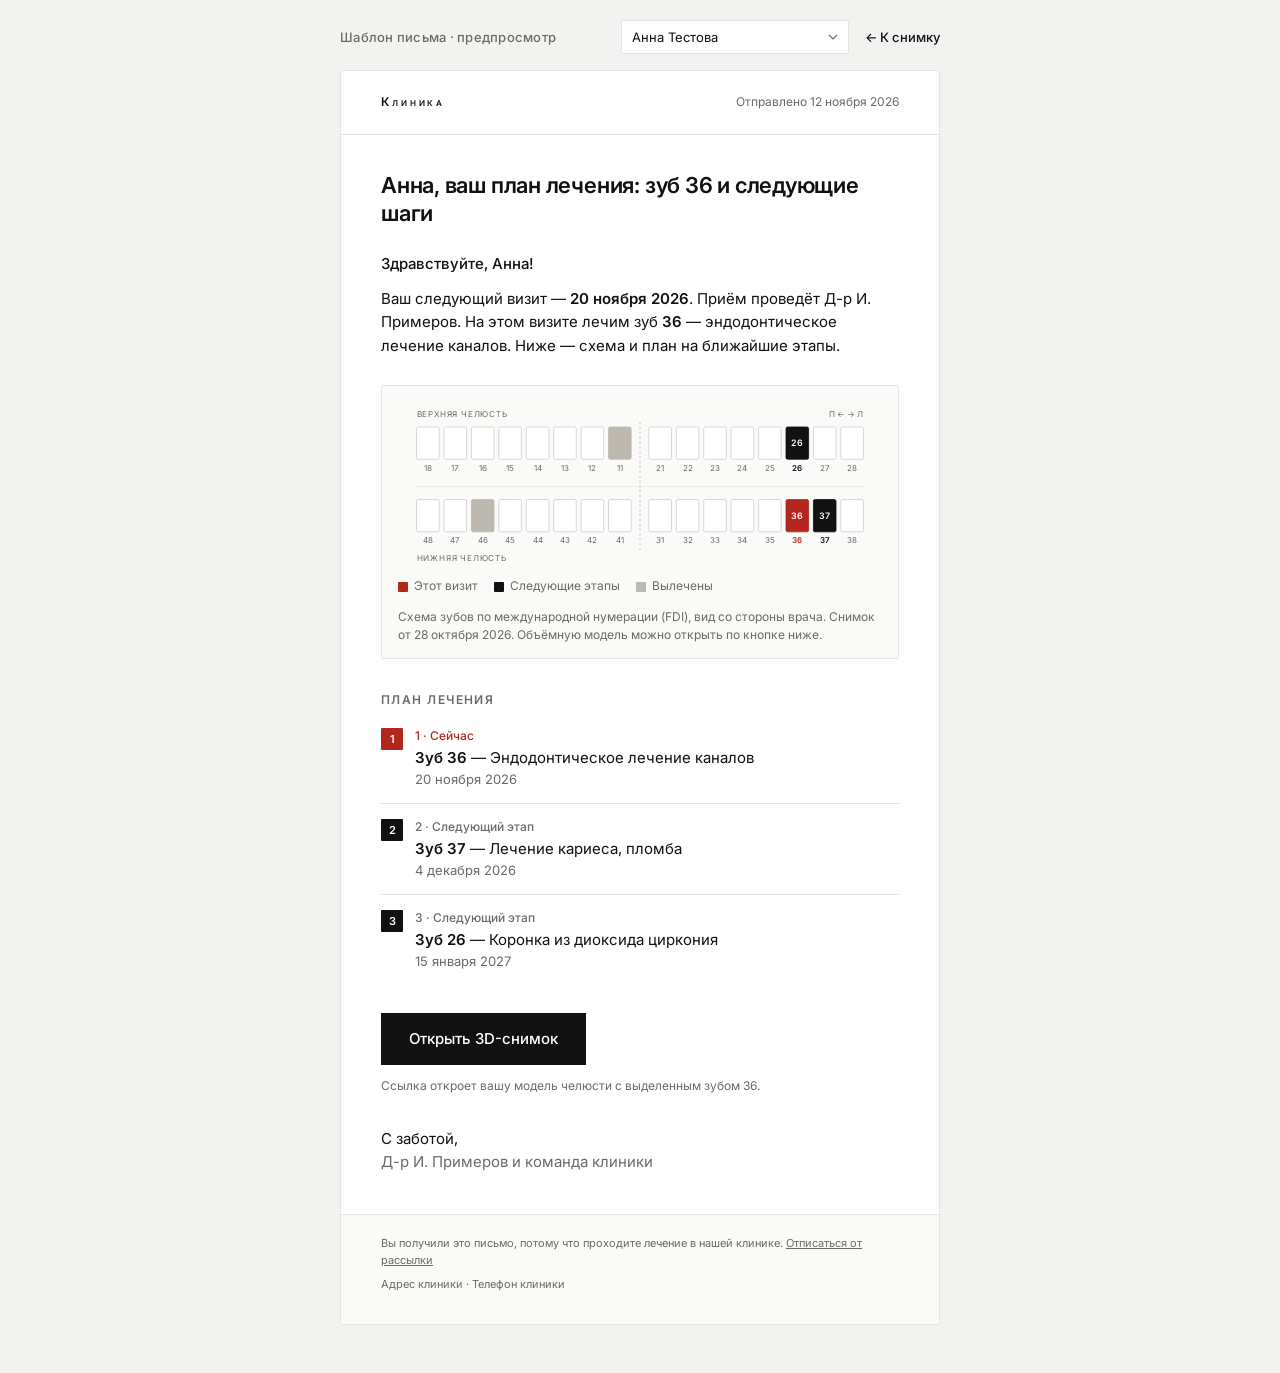
<file: dental/email.html>
<!doctype html>
<html lang="ru">
<head>
<meta charset="utf-8">
<meta name="viewport" content="width=device-width, initial-scale=1">
<title>Шаблон письма</title>
<link rel="preconnect" href="https://fonts.googleapis.com">
<link rel="preconnect" href="https://fonts.gstatic.com" crossorigin>
<link href="https://fonts.googleapis.com/css2?family=Inter:wght@400;500;600&display=swap" rel="stylesheet">
<style>
  :root {
    --ink: #111;
    --muted: #6B6B66;
    --line: #E4E4E1;
    --soft: #FAFAF9;
    --white: #FFFFFF;
    --page: #F2F2F0;
    --treated: #BDB8B0;
    --accent: #B3261E;
  }
  * { box-sizing: border-box; }
  html, body { margin: 0; padding: 0; }
  body {
    background: var(--page);
    color: var(--ink);
    font-family: Inter, system-ui, -apple-system, "Segoe UI", Roboto, Arial, sans-serif;
    font-size: 15px;
    line-height: 1.55;
    -webkit-font-smoothing: antialiased;
  }
  a { color: inherit; }

  /* Preview strip (outside the email) */
  .strip {
    max-width: 600px;
    margin: 0 auto;
    padding: 20px 0 16px;
    display: flex;
    flex-wrap: wrap;
    align-items: center;
    gap: 12px 16px;
    font-size: 13px;
    color: var(--muted);
  }
  .strip-label { font-weight: 500; letter-spacing: .02em; }
  .strip-controls { display: flex; align-items: center; gap: 16px; margin-left: auto; flex-wrap: wrap; }
  .strip select {
    font: inherit;
    color: var(--ink);
    background: var(--white);
    border: 1px solid var(--line);
    border-radius: 2px;
    padding: 6px 28px 6px 10px;
    max-width: 100%;
    appearance: none;
    -webkit-appearance: none;
    background-image: url("data:image/svg+xml,%3Csvg xmlns='http://www.w3.org/2000/svg' width='10' height='6' viewBox='0 0 10 6'%3E%3Cpath d='M1 1l4 4 4-4' fill='none' stroke='%236B6B66' stroke-width='1.2'/%3E%3C/svg%3E");
    background-repeat: no-repeat;
    background-position: right 10px center;
  }
  .strip select:focus-visible, .btn:focus-visible, .back:focus-visible { outline: 2px solid var(--accent); outline-offset: 2px; }
  .back { color: var(--ink); text-decoration: none; font-weight: 500; white-space: nowrap; }
  .back:hover { text-decoration: underline; }

  /* Email card */
  .mail {
    max-width: 600px;
    margin: 0 auto 48px;
    background: var(--white);
    border: 1px solid var(--line);
    border-radius: 2px;
  }
  .mail-head {
    padding: 22px 40px;
    border-bottom: 1px solid var(--line);
    display: flex;
    justify-content: space-between;
    align-items: baseline;
    gap: 12px;
  }
  .wordmark {
    font-size: 12px;
    font-weight: 600;
    letter-spacing: .24em;
    font-variant: small-caps;
    color: var(--ink);
  }
  .sent { font-size: 12px; color: var(--muted); }
  .mail-body { padding: 36px 40px 8px; }
  h1 {
    font-size: 22px;
    line-height: 1.3;
    font-weight: 600;
    margin: 0 0 24px;
    letter-spacing: -.01em;
  }
  .greet { margin: 0 0 12px; font-weight: 500; }
  .lead { margin: 0 0 28px; color: var(--ink); }
  .lead b { font-weight: 600; }

  .chart {
    background: var(--soft);
    border: 1px solid var(--line);
    border-radius: 2px;
    padding: 20px 16px 14px;
  }
  .chart svg { display: block; width: 100%; height: auto; }
  .caption { margin: 12px 0 0; font-size: 12px; color: var(--muted); line-height: 1.5; }
  .legend { display: flex; flex-wrap: wrap; gap: 6px 16px; margin-top: 10px; font-size: 12px; color: var(--muted); }
  .legend span { display: inline-flex; align-items: center; gap: 6px; }
  .sw { width: 10px; height: 10px; border-radius: 1px; display: inline-block; }

  .section-title {
    margin: 32px 0 4px;
    font-size: 12px;
    font-weight: 600;
    letter-spacing: .12em;
    text-transform: uppercase;
    color: var(--muted);
  }
  .plan { list-style: none; margin: 0; padding: 0; }
  .plan li {
    display: grid;
    grid-template-columns: 22px 1fr;
    gap: 0 12px;
    padding: 14px 0;
    border-bottom: 1px solid var(--line);
  }
  .plan li:last-child { border-bottom: 0; }
  .mark {
    width: 22px; height: 22px;
    border-radius: 1px;
    background: var(--ink);
    color: var(--white);
    font-size: 11px;
    font-weight: 600;
    display: flex; align-items: center; justify-content: center;
    margin-top: 1px;
  }
  .mark.now { background: var(--accent); }
  .stage { font-size: 12px; color: var(--muted); font-weight: 500; }
  .stage.now { color: var(--accent); }
  .what { font-weight: 600; }
  .what .proc { font-weight: 400; }
  .when { font-size: 13px; color: var(--muted); }

  .cta { padding: 28px 0 32px; }
  .btn {
    display: inline-block;
    background: var(--ink);
    color: var(--white);
    text-decoration: none;
    font-weight: 500;
    font-size: 15px;
    padding: 14px 28px;
    border-radius: 0;
  }
  .btn:hover { background: #000; }
  .cta-note { margin: 12px 0 0; font-size: 12px; color: var(--muted); }
  .sign { margin: 0 0 32px; }
  .sign .muted { color: var(--muted); }

  .mail-foot {
    border-top: 1px solid var(--line);
    padding: 20px 40px 24px;
    font-size: 11px;
    line-height: 1.6;
    color: var(--muted);
    background: var(--soft);
  }
  .mail-foot p { margin: 0 0 6px; }
  .mail-foot a { color: var(--muted); }

  @media (max-width: 640px) {
    .strip { padding: 16px 16px 12px; }
    .strip-controls { margin-left: 0; width: 100%; justify-content: space-between; }
    .strip select { flex: 1; min-width: 0; }
    .mail { margin: 0 16px 32px; }
    .mail-head, .mail-body, .mail-foot { padding-left: 20px; padding-right: 20px; }
    .mail-body { padding-top: 28px; }
    h1 { font-size: 19px; }
    .chart { padding: 14px 8px 10px; }
    .btn { display: block; text-align: center; }
  }
</style>
</head>
<body>
  <div class="strip">
    <span class="strip-label">Шаблон письма · предпросмотр</span>
    <div class="strip-controls">
      <select id="clientSelect" aria-label="Клиент"></select>
      <a class="back" id="backLink" href="index.html">← К снимку</a>
    </div>
  </div>

  <article class="mail" id="mail" aria-live="polite"></article>

<script type="module">
  import { CLIENTS, getClient } from './data.js';

  const UPPER = [18,17,16,15,14,13,12,11, 21,22,23,24,25,26,27,28];
  const LOWER = [48,47,46,45,44,43,42,41, 31,32,33,34,35,36,37,38];

  const esc = (s) => String(s ?? '').replace(/[&<>"']/g, c => ({'&':'&amp;','<':'&lt;','>':'&gt;','"':'&quot;',"'":'&#39;'}[c]));

  function fmtDate(v, withTime = true) {
    if (!v) return '';
    const d = v instanceof Date ? v : new Date(v);
    if (isNaN(d)) return String(v);
    const hasTime = typeof v === 'string' ? /T\d{2}:\d{2}/.test(v) : true;
    const opts = { day: 'numeric', month: 'long', year: 'numeric' };
    if (withTime && hasTime) { opts.hour = '2-digit'; opts.minute = '2-digit'; }
    return new Intl.DateTimeFormat('ru-RU', opts).format(d).replace(' г.', '');
  }

  function firstNames(full) {
    const parts = String(full || '').trim().split(/\s+/);
    return parts[0] || ''; // data.js: «Имя Фамилия»
  }

  function toothNum(t) {
    if (t == null) return null;
    if (typeof t === 'object') return Number(t.tooth ?? t.id ?? t.number);
    return Number(t);
  }

  function resolveClient() {
    const id = new URLSearchParams(location.search).get('client');
    let c = null;
    try { c = id ? getClient(id) : null; } catch (e) { c = null; }
    return c || CLIENTS[0];
  }

  function chartSVG(c) {
    const current = toothNum(c.plan?.current?.tooth);
    const next = (c.plan?.next || []).map(n => toothNum(n.tooth));
    const treated = new Set((c.treated || []).map(toothNum));

    const W = 600, step = 34, tw = 28, gap = 16;
    const startX = (W - (16 * step - (step - tw) + gap)) / 2;
    const xOf = (i) => startX + i * step + (i >= 8 ? gap : 0);
    const midX = xOf(8) - gap / 2 - (step - tw) / 2;

    const rowTop = 26, rowBot = 116, th = 40;
    let out = '';

    out += `<text x="${startX}" y="14" font-size="10" fill="#6B6B66" font-family="Inter, system-ui, sans-serif" letter-spacing="1">ВЕРХНЯЯ ЧЕЛЮСТЬ</text>`;
    out += `<text x="${startX}" y="${rowBot + th + 36}" font-size="10" fill="#6B6B66" font-family="Inter, system-ui, sans-serif" letter-spacing="1">НИЖНЯЯ ЧЕЛЮСТЬ</text>`;
    out += `<text x="${W - startX}" y="14" font-size="10" fill="#6B6B66" text-anchor="end" font-family="Inter, system-ui, sans-serif">П ← → Л</text>`;
    out += `<line x1="${midX}" y1="20" x2="${midX}" y2="${rowBot + th + 22}" stroke="#BDB8B0" stroke-width="1" stroke-dasharray="3 3"/>`;
    out += `<line x1="${startX}" y1="${(rowTop + th + 18 + rowBot) / 2}" x2="${W - startX}" y2="${(rowTop + th + 18 + rowBot) / 2}" stroke="#E4E4E1" stroke-width="1"/>`;

    const drawRow = (teeth, y) => {
      teeth.forEach((n, i) => {
        const x = xOf(i);
        let fill = '#FFFFFF', stroke = '#CFCFCB', label = '#6B6B66', weight = 400, inner = '';
        if (n === current) {
          fill = '#B3261E'; stroke = '#B3261E'; label = '#B3261E'; weight = 600;
          inner = '#FFFFFF';
        } else if (next.includes(n)) {
          fill = '#111111'; stroke = '#111111'; label = '#111111'; weight = 600;
          inner = '#FFFFFF';
        } else if (treated.has(n)) {
          fill = '#BDB8B0'; stroke = '#BDB8B0';
        }
        out += `<rect x="${x}" y="${y}" width="${tw}" height="${th}" rx="2" ry="2" fill="${fill}" stroke="${stroke}" stroke-width="1"/>`;
        if (inner) {
          out += `<text x="${x + tw / 2}" y="${y + th / 2 + 4}" text-anchor="middle" font-size="11" font-weight="600" fill="${inner}" font-family="Inter, system-ui, sans-serif">${n}</text>`;
        }
        out += `<text x="${x + tw / 2}" y="${y + th + 14}" text-anchor="middle" font-size="10" font-weight="${weight}" fill="${label}" font-family="Inter, system-ui, sans-serif">${n}</text>`;
      });
    };
    drawRow(UPPER, rowTop);
    drawRow(LOWER, rowBot);

    const H = rowBot + th + 44;
    return `<svg viewBox="0 0 ${W} ${H}" role="img" aria-label="Схема зубов: текущий зуб ${current ?? ''}, следующие ${next.join(', ')}" xmlns="http://www.w3.org/2000/svg">${out}</svg>`;
  }

  function render() {
    const c = resolveClient();
    const sel = document.getElementById('clientSelect');
    sel.value = c.id;

    const cur = c.plan?.current || {};
    const next = c.plan?.next || [];
    const curTooth = toothNum(cur.tooth);

    const viewer = new URL(`index.html?client=${encodeURIComponent(c.id)}&tooth=${encodeURIComponent(curTooth ?? '')}`, location.href).href;
    document.getElementById('backLink').href = `index.html?client=${encodeURIComponent(c.id)}`;

    const subject = c.mailing?.subject || `План лечения: зуб ${curTooth}`;
    const sent = c.mailing?.sentAt ? `Отправлено ${fmtDate(c.mailing.sentAt)}` : 'Черновик';

    const rows = [
      { n: 1, now: true, stage: 'Сейчас', tooth: curTooth, proc: cur.procedure, when: fmtDate(cur.date) },
      ...next.slice(0, 2).map((s, i) => ({
        n: i + 2, now: false, stage: 'Следующий этап', tooth: toothNum(s.tooth), proc: s.procedure, when: s.eta ? (/\d{4}-\d{2}/.test(String(s.eta)) ? fmtDate(s.eta, false) : s.eta) : ''
      }))
    ];

    document.title = 'Шаблон письма';
    document.getElementById('mail').innerHTML = `
      <header class="mail-head">
        <span class="wordmark">Клиника</span>
        <span class="sent">${esc(sent)}</span>
      </header>
      <div class="mail-body">
        <h1>${esc(subject)}</h1>
        <p class="greet">Здравствуйте, ${esc(firstNames(c.name))}!</p>
        <p class="lead">Ваш следующий визит — <b>${esc(fmtDate(cur.date))}</b>. Приём проведёт ${esc(c.doctor)}. На этом визите лечим зуб <b>${esc(curTooth)}</b>${cur.procedure ? ` — ${esc(String(cur.procedure).toLowerCase())}` : ''}. Ниже — схема и план на ближайшие этапы.</p>

        <div class="chart">
          ${chartSVG(c)}
          <div class="legend">
            <span><i class="sw" style="background:#B3261E"></i>Этот визит</span>
            <span><i class="sw" style="background:#111"></i>Следующие этапы</span>
            <span><i class="sw" style="background:#BDB8B0"></i>Вылечены</span>
          </div>
          <p class="caption">Схема зубов по международной нумерации (FDI), вид со стороны врача. Снимок от ${esc(fmtDate(c.scanDate, false))}. Объёмную модель можно открыть по кнопке ниже.</p>
        </div>

        <p class="section-title">План лечения</p>
        <ol class="plan">
          ${rows.map(r => `
            <li>
              <span class="mark${r.now ? ' now' : ''}" aria-hidden="true">${r.n}</span>
              <div>
                <div class="stage${r.now ? ' now' : ''}">${r.n} · ${r.stage}</div>
                <div class="what">Зуб ${esc(r.tooth)}${r.proc ? ` <span class="proc">— ${esc(r.proc)}</span>` : ''}</div>
                ${r.when ? `<div class="when">${esc(r.when)}</div>` : ''}
              </div>
            </li>`).join('')}
        </ol>

        <div class="cta">
          <a class="btn" href="${esc(viewer)}">Открыть 3D-снимок</a>
          <p class="cta-note">Ссылка откроет вашу модель челюсти с выделенным зубом ${esc(curTooth)}.</p>
        </div>

        <p class="sign">С заботой,<br><span class="muted">${esc(c.doctor)} и команда клиники</span></p>
      </div>
      <footer class="mail-foot">
        <p>Вы получили это письмо, потому что проходите лечение в нашей клинике. <a href="#">Отписаться от рассылки</a></p>
        <p>Адрес клиники · Телефон клиники</p>
      </footer>`;
  }

  // Populate client switcher
  const sel = document.getElementById('clientSelect');
  sel.innerHTML = CLIENTS.map(c => `<option value="${esc(c.id)}">${esc(c.name)}</option>`).join('');
  sel.addEventListener('change', () => {
    const url = new URL(location.href);
    url.searchParams.set('client', sel.value);
    history.replaceState(null, '', url);
    render();
  });

  render();
</script>
</body>
</html>
</file>
